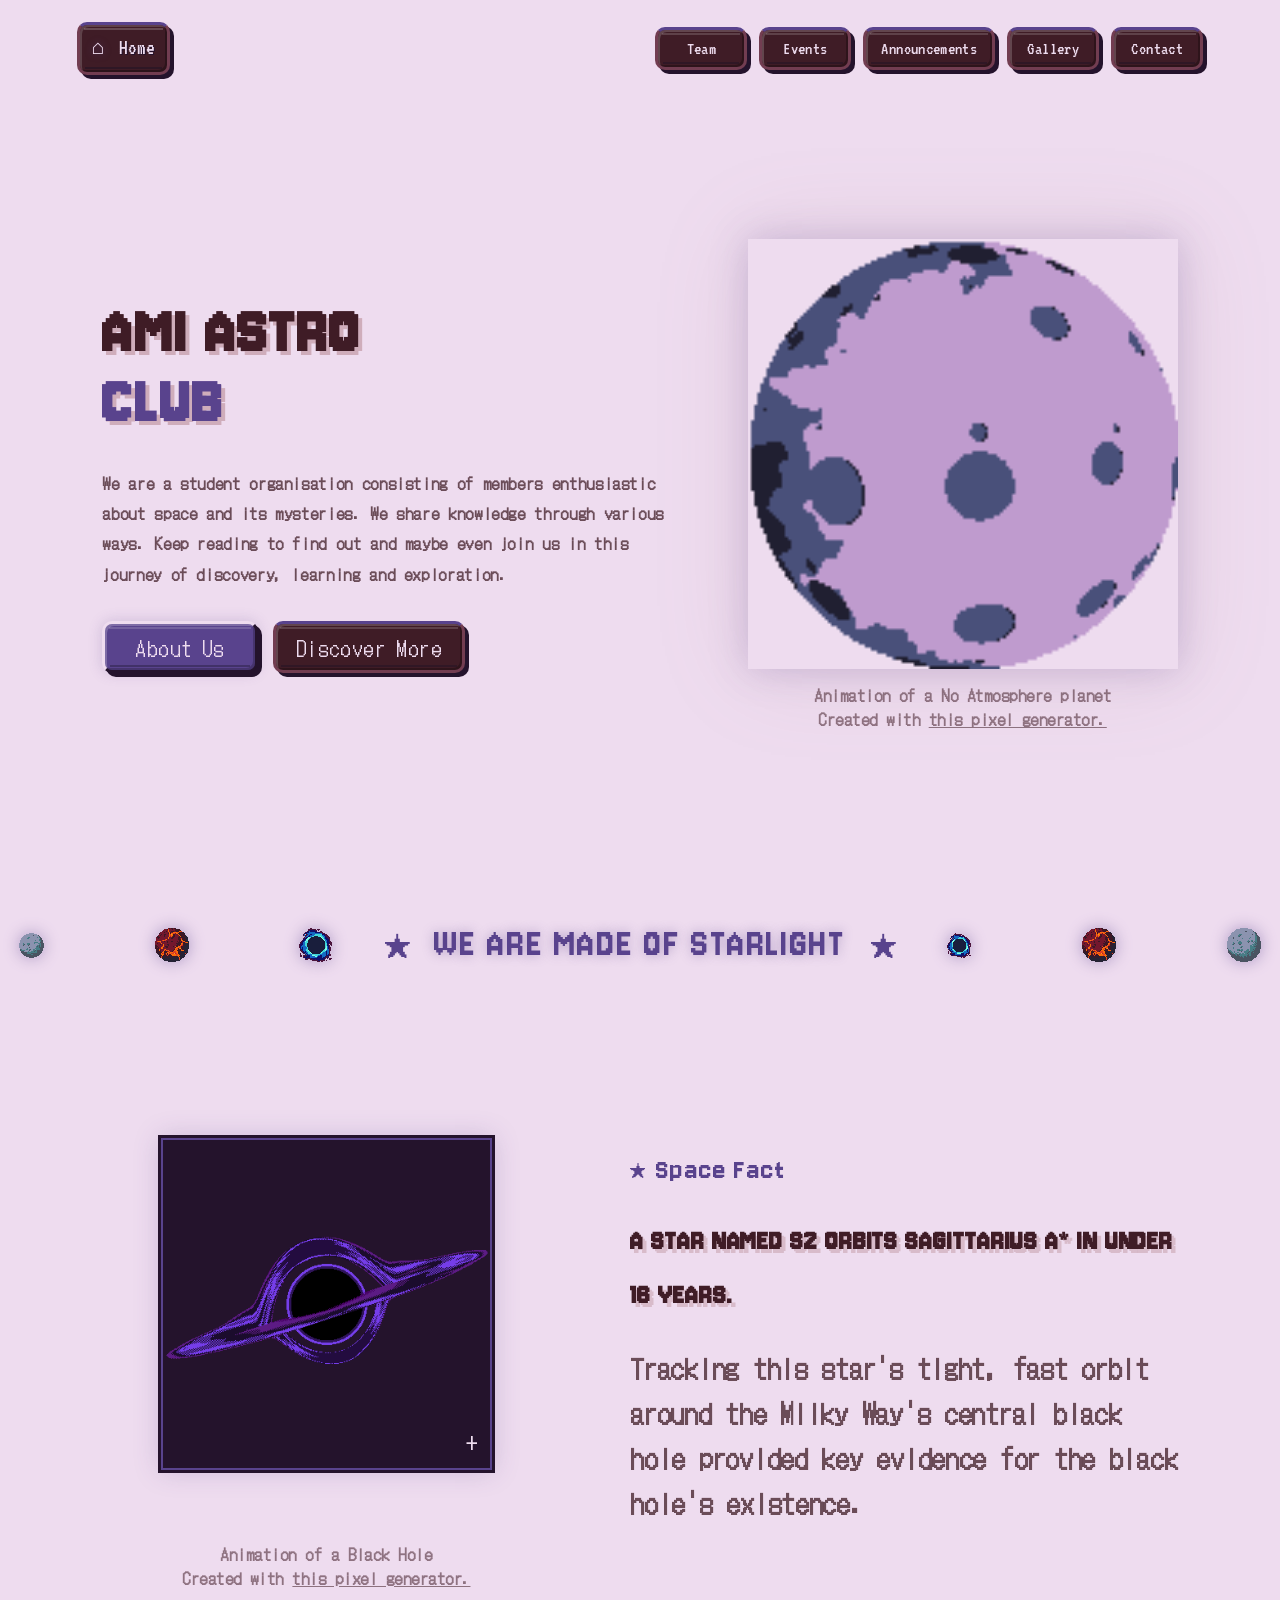
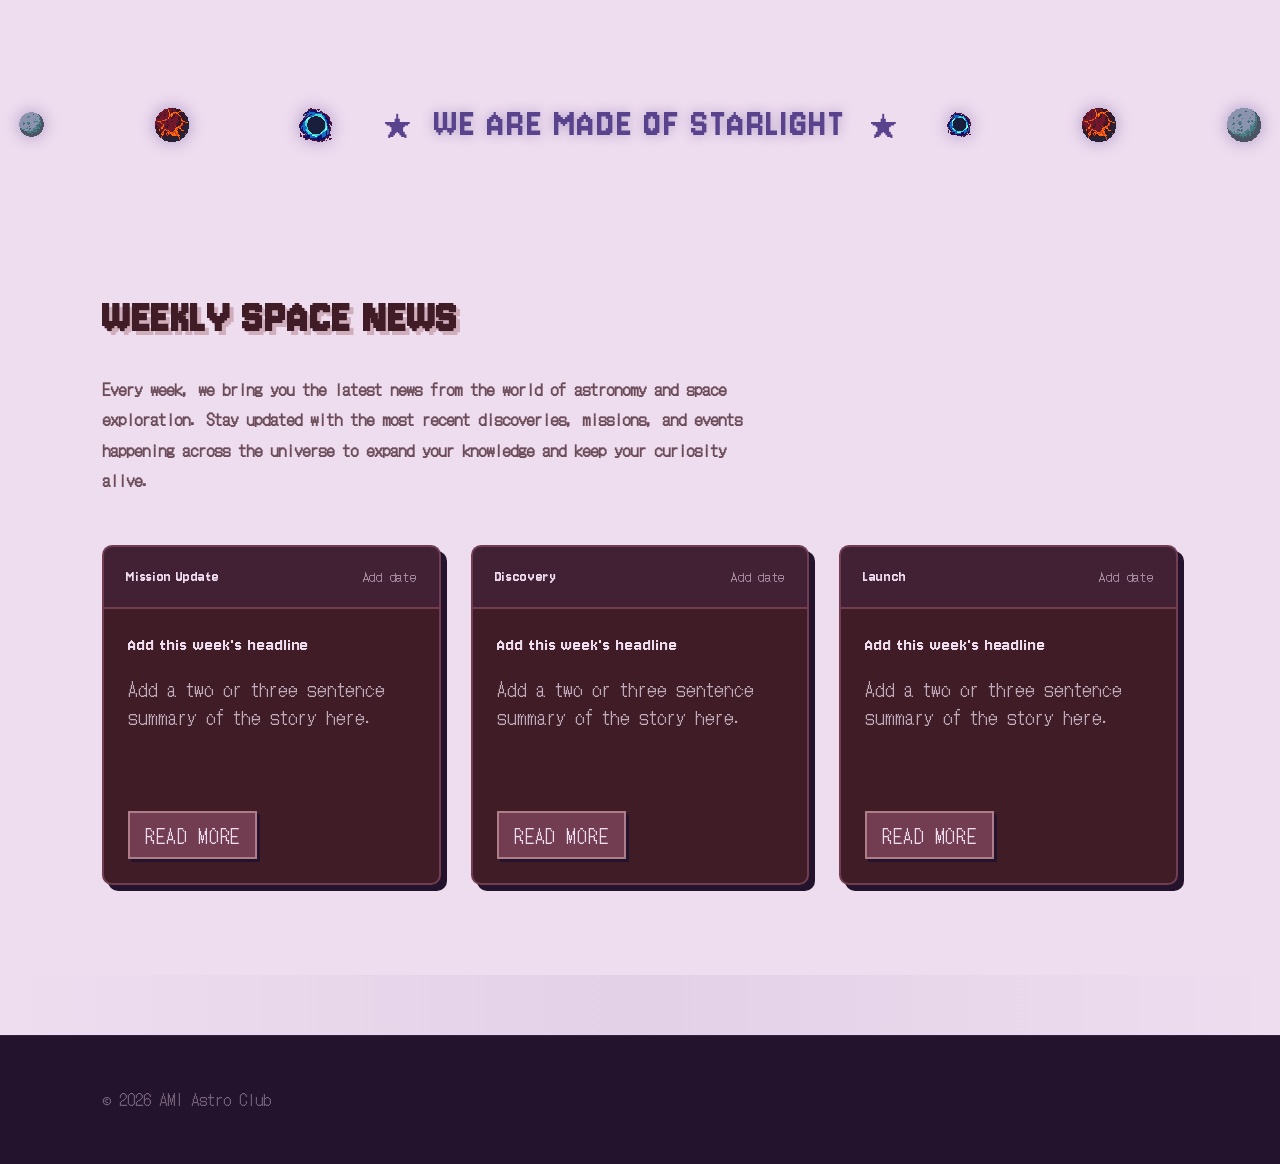
<file: index.html>
<!DOCTYPE html>
<html lang="en">

<head>
    <meta charset="UTF-8">
    <meta name="viewport" content="width=device-width, initial-scale=1.0">

    <title>AMI Astro Club</title>

    <link rel="stylesheet" href="main.css">
</head>

<body>

    <header class="navbar">

        <a href="index.html" class="home-link">
            <span>⌂</span> Home
        </a>

        <button class="menu-toggle"
                id="menuToggle"
                aria-label="Open navigation"
                aria-expanded="false">
            ☰
        </button>

        <nav class="nav-links" id="navLinks">
            <a href="committee.html">Team</a>
            <a href="events.html">Events</a>
            <a href="announcements.html">Announcements</a>
            <a href="gallery.html">Gallery</a>
            <a href="contact.html">Contact</a>
        </nav>

    </header>


    <main>

        <section class="hero">

            <div class="hero-content">

                <h1>
                    AMI ASTRO <br>
                    <span>CLUB</span>
                </h1>

                <p class="hero-description">
                   We are a student organisation consisting of members 
                   enthusiastic about space and its mysteries. We share 
                   knowledge through various ways. Keep reading to find
                   out and maybe even join us in this journey of discovery,
                   learning and exploration.
                </p>

                <div class="hero-buttons">

                    <a href="about.html" class="button primary-button about-button">
                        About Us
                    </a>

                    <a href="discover.html" class="button secondary-button">
                        Discover More
                    </a>

                </div>

            </div>

            <figure class="hero-image">
                <img src="planet.gif" alt="Animated astronomical view of space">
                <figcaption class="image-caption">Animation of a No Atmosphere planet <br> Created with
                     <a href="https://deep-fold.itch.io/pixel-planet-generator" target="_blank" style="text-decoration: underline;">this pixel generator.</a> 
                    </figcaption>
            </figure>

        </section>


        <div class="section-divider">

            <div class="divider-images">

                <img src="Baren.png" alt="">
                <img src="Lava.png" alt="">
                <img src="Black_hole.png" alt="">

            </div>

            <div class="divider-text">
                <span class="divider-star">★</span>
                <span class="divider-star"> </span>
                <span>WE ARE MADE OF STARLIGHT</span>
                <span class="divider-star"> </span>
                <span class="divider-star">★</span>
            </div>

            <div class="divider-images">

                <img src="Black_hole.png" alt="">
                <img src="Lava.png" alt="">
                <img src="Baren.png" alt="">

            </div>

        </div>


        <section class="cosmic-fact">

            <div class="fact-visual-wrap">

                <div class="fact-visual">
                    <figure class="fact-image">
                        <img src="blackhole-gif.gif" alt="Astronomical view of space">
                    </figure>
                </div>

                <figcaption class="image-caption">Animation of a Black Hole <br> Created with
                     <a href="https://deep-fold.itch.io/pixel-planet-generator" target="_blank" style="text-decoration: underline;">this pixel generator.</a> 
                    </figcaption>
            </div>


            <div class="fact-content">

                <div class="fact-top">
                    <span class="fact-symbol">★ </span>
                    <span class="fact-label">Space Fact</span>
                </div>

                <h2 id="cosmicFact">
                    Loading a fact from the universe...
                </h2>

                <p class="fact-explanation" id="cosmicExplanation">
                    Discovering something strange about the cosmos...
                </p>

            </div>

        </section>


        <div class="section-divider">

            <div class="divider-images">

                <img src="Baren.png" alt="">
                <img src="Lava.png" alt="">
                <img src="Black_hole.png" alt="">

            </div>

            <div class="divider-text">
                <span class="divider-star">★</span>
                <span class="divider-star"> </span>
                <span>WE ARE MADE OF STARLIGHT</span>
                <span class="divider-star"> </span>
                <span class="divider-star">★</span>
            </div>

            <div class="divider-images">

                <img src="Black_hole.png" alt="">
                <img src="Lava.png" alt="">
                <img src="Baren.png" alt="">

            </div>

        </div>


        <section class="weekly-news">

            <div class="news-heading">

                <h2>
                    WEEKLY SPACE NEWS
                </h2>

                <p>
                   Every week, we bring you the latest news from the world of astronomy 
                   and space exploration. Stay updated with the most recent discoveries, 
                   missions, and events happening across the universe to expand your knowledge 
                   and keep your curiosity alive.
                </p>

            </div>

            <div class="news-grid">

                <article class="news-card">

                    <div class="news-card-top">
                        <span class="news-category">Mission Update</span>
                        <span class="news-date">Add date</span>
                    </div>

                    <h3>
                      Add this week's headline
                    </h3>

                    <p>
                       Add a two or three sentence summary of the story here.
                    </p>

                    <a href="#" class="news-link">
                        READ MORE
                    </a>

                </article>


                <article class="news-card">

                    <div class="news-card-top">
                        <span class="news-category">Discovery</span>
                        <span class="news-date">Add date</span>
                    </div>

                    <h3>
                        Add this week's headline
                    </h3>

                    <p>
                       Add a two or three sentence summary of the story here.
                    </p>

                    <a href="#" class="news-link">
                        READ MORE
                    </a>

                </article>


                <article class="news-card">

                    <div class="news-card-top">
                        <span class="news-category">Launch</span>
                        <span class="news-date">Add date</span>
                    </div>

                    <h3>
                        Add this week's headline
                    </h3>

                    <p>
                        Add a two or three sentence summary of the story here.
                    </p>

                    <a href="#" class="news-link">
                       READ MORE
                    </a>

                </article>

            </div>

        </section>


        <div class="soft-divider" aria-hidden="true"></div>

    </main>


    <footer>
        <p class="copyright">
            © 2026 AMI Astro Club
        </p>
    </footer>


    <script src="main.js"></script>

</body>

</html>
</file>
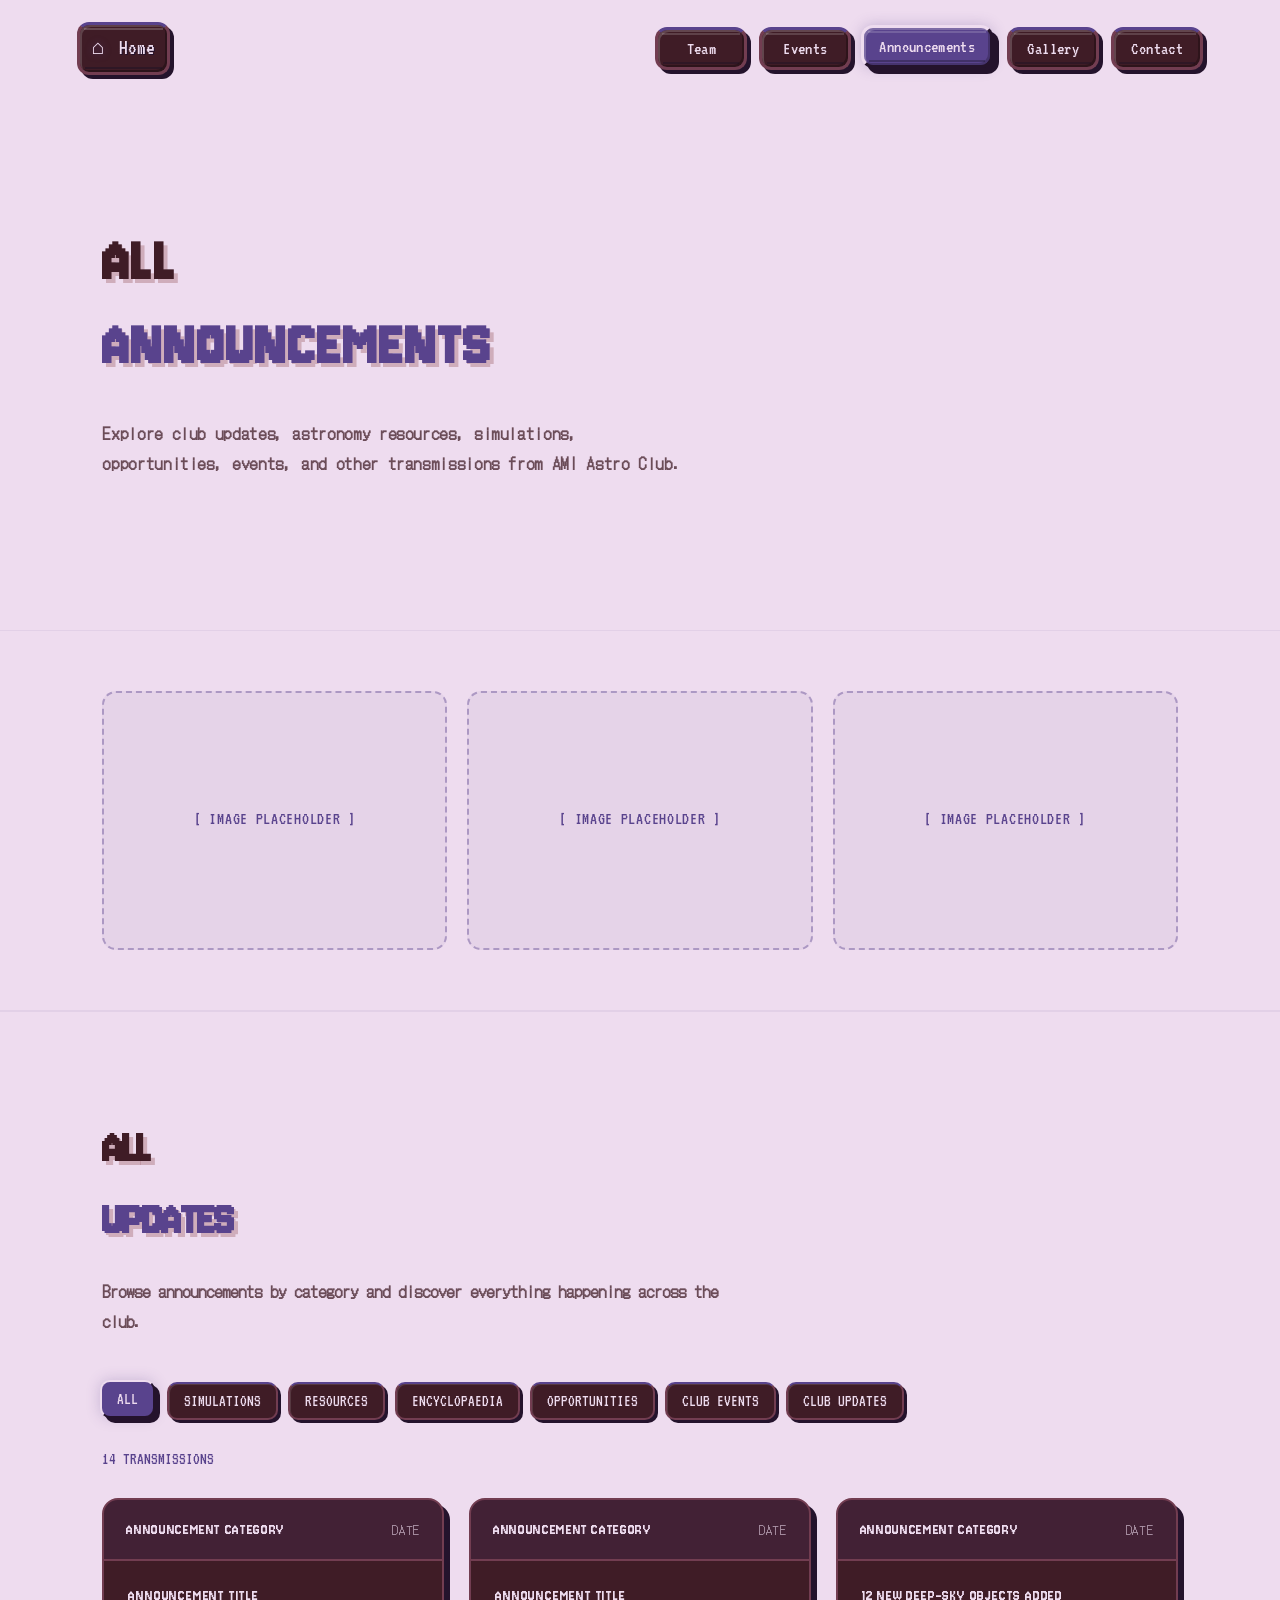
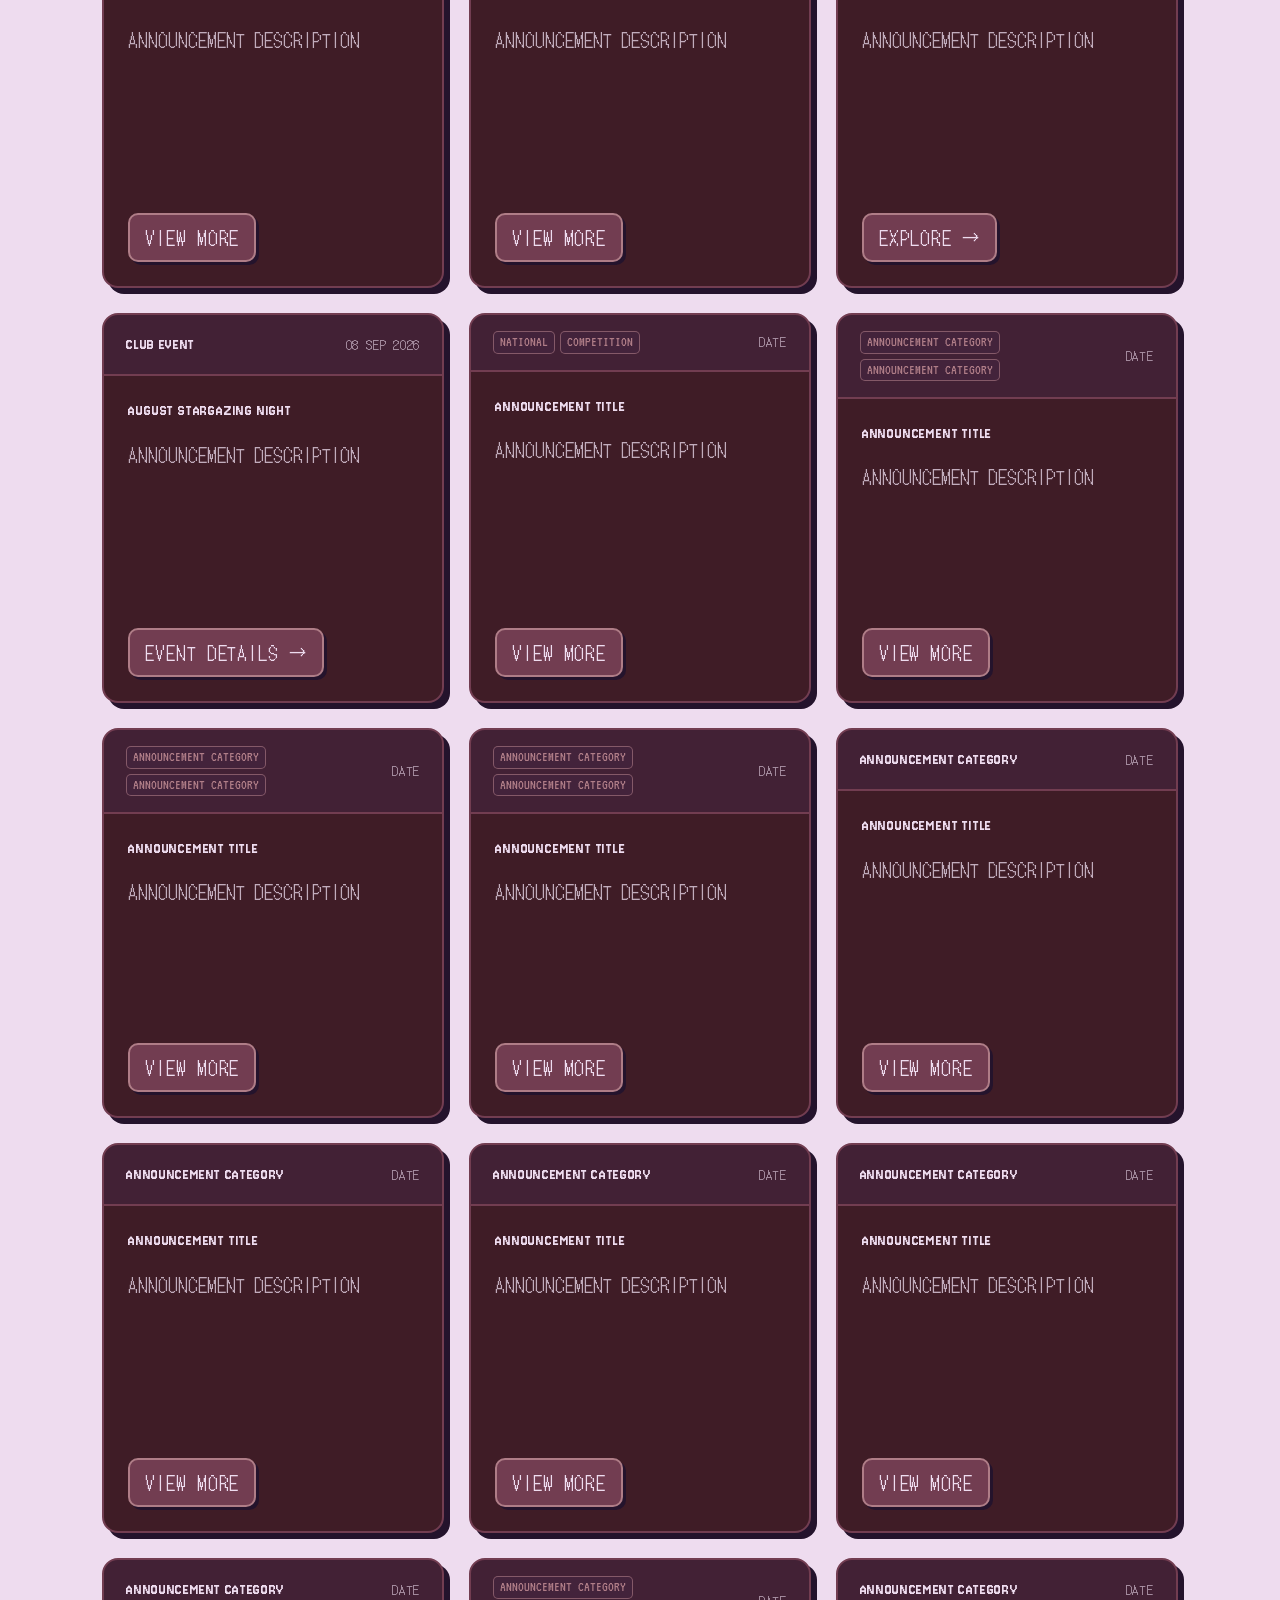
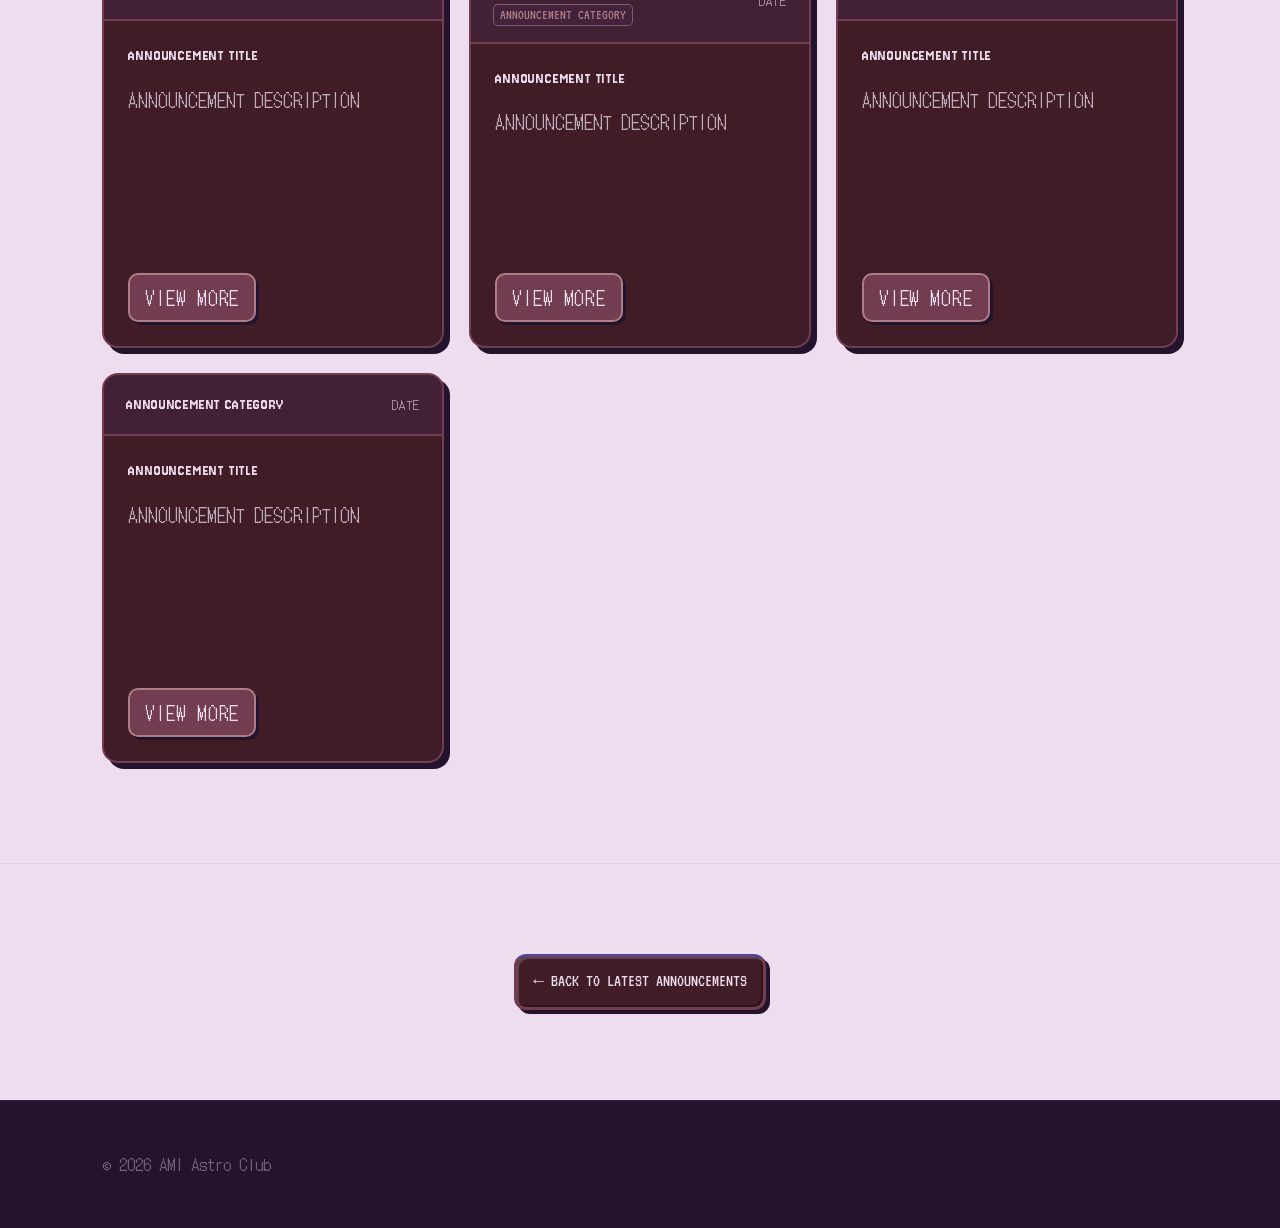
<file: all-announcements.html>
<!DOCTYPE html>
<html lang="en">

<head>
    <meta charset="UTF-8">
    <meta name="viewport" content="width=device-width, initial-scale=1.0">

    <title>All Announcements | AMI Astro Club</title>

    <link rel="stylesheet" href="all-announcements.css">
</head>

<body>

    <header class="navbar">

        <a href="index.html" class="home-link">
            <span>⌂</span> Home
        </a>

        <button class="menu-toggle"
                id="menuToggle"
                aria-label="Open navigation"
                aria-controls="navLinks"
                aria-expanded="false">
            ☰
        </button>

        <nav class="nav-links" id="navLinks">

            <a href="committee.html">
                Team
            </a>

            <a href="events.html">
                Events
            </a>

            <a href="announcements.html" class="active">
                Announcements
            </a>

            <a href="gallery.html">
                Gallery
            </a>

            <a href="contact.html">
                Contact
            </a>

        </nav>

    </header>


    <main>

        <section class="page-hero">

            <div class="hero-content">

                <h1>
                    ALL<br>
                    <span>ANNOUNCEMENTS</span>
                </h1>

                <p class="hero-description">
                    Explore club updates, astronomy resources, simulations,
                    opportunities, events, and other transmissions from AMI Astro Club.
                </p>

            </div>

        </section>


        <section class="snapshot-section">

            <div class="snapshot-grid">

                <div class="snapshot-placeholder">
                    [ IMAGE PLACEHOLDER ]
                </div>

                <div class="snapshot-placeholder">
                    [ IMAGE PLACEHOLDER ]
                </div>

                <div class="snapshot-placeholder">
                    [ IMAGE PLACEHOLDER ]
                </div>

            </div>

        </section>


        <section class="announcement-section">

            <div class="section-heading">

                <h2>
                    ALL<br>
                    <span>UPDATES</span>
                </h2>

                <p>
                    Browse announcements by category and discover everything
                    happening across the club.
                </p>

            </div>


            <div class="filter-bar">

                <button class="filter-button active" data-filter="all">
                    ALL
                </button>

                <button class="filter-button" data-filter="simulations">
                    SIMULATIONS
                </button>

                <button class="filter-button" data-filter="resources">
                    RESOURCES
                </button>

                <button class="filter-button" data-filter="encyclopaedia">
                    ENCYCLOPAEDIA
                </button>

                <button class="filter-button" data-filter="opportunities">
                    OPPORTUNITIES
                </button>

                <button class="filter-button" data-filter="club-events">
                    CLUB EVENTS
                </button>

                <button class="filter-button" data-filter="club-updates">
                    CLUB UPDATES
                </button>

            </div>


            <div class="announcement-meta">

                <span id="announcementCount">
                    14 TRANSMISSIONS
                </span>

            </div>


            <div class="announcement-grid">


                <article class="announcement-card"
                         data-category="simulations">

                    <div class="card-top">

                        <span class="card-category">
                            ANNOUNCEMENT CATEGORY
                        </span>

                        <span class="card-date">
                            DATE
                        </span>

                    </div>

                    <h3>
                        ANNOUNCEMENT TITLE
                    </h3>

                    <p>
                        ANNOUNCEMENT DESCRIPTION
                    </p>

                    <a href="#" class="card-link">
                        VIEW MORE
                    </a>

                </article>


                <article class="announcement-card"
                         data-category="resources">

                    <div class="card-top">

                        <span class="card-category">
                           ANNOUNCEMENT CATEGORY
                        </span>

                        <span class="card-date">
                            DATE
                        </span>

                    </div>

                    <h3>
                       ANNOUNCEMENT TITLE
                    </h3>

                    <p>
                        ANNOUNCEMENT DESCRIPTION
                    </p>

                    <a href="#" class="card-link">
                        VIEW MORE
                    </a>

                </article>


                <article class="announcement-card"
                         data-category="encyclopaedia">

                    <div class="card-top">

                        <span class="card-category">
                            ANNOUNCEMENT CATEGORY
                        </span>

                        <span class="card-date">
                           DATE
                        </span>

                    </div>

                    <h3>
                        12 NEW DEEP-SKY OBJECTS ADDED
                    </h3>

                    <p>
                        ANNOUNCEMENT DESCRIPTION
                    </p>

                    <a href="#" class="card-link">
                        EXPLORE →
                    </a>

                </article>


                <article class="announcement-card"
                         data-category="club-events">

                    <div class="card-top">

                        <span class="card-category">
                            CLUB EVENT
                        </span>

                        <span class="card-date">
                            08 SEP 2026
                        </span>

                    </div>

                    <h3>
                        AUGUST STARGAZING NIGHT
                    </h3>

                    <p>
                    ANNOUNCEMENT DESCRIPTION
                    </p>

                    <a href="#" class="card-link">
                        EVENT DETAILS →
                    </a>

                </article>


                <article class="announcement-card"
                         data-category="opportunities">

                    <div class="card-top">

                        <div class="card-tags">

                            <span class="tag">
                                NATIONAL
                            </span>

                            <span class="tag">
                                COMPETITION
                            </span>

                        </div>

                        <span class="card-date">
                          DATE
                        </span>

                    </div>

                    <h3>
                        ANNOUNCEMENT TITLE 
                    </h3>

                    <p>
                         ANNOUNCEMENT DESCRIPTION
                    </p>

                    <a href="#" class="card-link">
                        VIEW MORE
                    </a>

                </article>


                <article class="announcement-card"
                         data-category="opportunities">

                    <div class="card-top">

                        <div class="card-tags">

                            <span class="tag">
                               ANNOUNCEMENT CATEGORY
                            </span>

                            <span class="tag">
                                ANNOUNCEMENT CATEGORY
                            </span>

                        </div>

                        <span class="card-date">
                            DATE
                        </span>

                    </div>

                    <h3>
                        ANNOUNCEMENT TITLE
                    </h3>

                    <p>
                        ANNOUNCEMENT DESCRIPTION
                    </p>

                    <a href="#" class="card-link">
                        VIEW MORE
                    </a>

                </article>


                <article class="announcement-card"
                         data-category="opportunities">

                    <div class="card-top">

                        <div class="card-tags">

                            <span class="tag">
                             ANNOUNCEMENT CATEGORY
                            </span>

                            <span class="tag">
                             ANNOUNCEMENT CATEGORY
                            </span>

                        </div>

                        <span class="card-date">
                           DATE
                        </span>

                    </div>

                    <h3>
                      ANNOUNCEMENT TITLE
                    </h3>

                    <p>
                         ANNOUNCEMENT DESCRIPTION
                    </p>

                    <a href="#" class="card-link">
                        VIEW MORE
                    </a>

                </article>


                <article class="announcement-card"
                         data-category="opportunities">

                    <div class="card-top">

                        <div class="card-tags">

                            <span class="tag">
                                ANNOUNCEMENT CATEGORY
                            </span>

                            <span class="tag">
                               ANNOUNCEMENT CATEGORY
                            </span>

                        </div>

                        <span class="card-date">
                          DATE
                        </span>

                    </div>

                    <h3>
                       ANNOUNCEMENT TITLE
                    </h3>

                    <p>
                         ANNOUNCEMENT DESCRIPTION
                    </p>

                    <a href="#" class="card-link">
                     VIEW MORE
                    </a>

                </article>


                <article class="announcement-card"
                         data-category="resources">

                    <div class="card-top">

                        <span class="card-category">
                          ANNOUNCEMENT CATEGORY
                        </span>

                        <span class="card-date">
                         DATE
                        </span>

                    </div>

                    <h3>
                      ANNOUNCEMENT TITLE
                    </h3>

                    <p>
                    ANNOUNCEMENT DESCRIPTION
                    </p>

                    <a href="#" class="card-link">
                        VIEW MORE
                    </a>

                </article>


                <article class="announcement-card"
                         data-category="simulations">

                    <div class="card-top">

                        <span class="card-category">
                          ANNOUNCEMENT CATEGORY
                        </span>

                        <span class="card-date">
                           DATE
                        </span>

                    </div>

                    <h3>
                      ANNOUNCEMENT TITLE
                    </h3>

                    <p>
                       ANNOUNCEMENT DESCRIPTION
                    </p>

                    <a href="#" class="card-link">
                       VIEW MORE
                    </a>

                </article>


                <article class="announcement-card"
                         data-category="club-updates">

                    <div class="card-top">

                        <span class="card-category">
                           ANNOUNCEMENT CATEGORY
                        </span>

                        <span class="card-date">
                          DATE
                        </span>

                    </div>

                    <h3>
                       ANNOUNCEMENT TITLE
                    </h3>

                    <p>
                        ANNOUNCEMENT DESCRIPTION
                    </p>

                    <a href="#" class="card-link">
                       VIEW MORE
                    </a>

                </article>


                <article class="announcement-card"
                         data-category="club-events">

                    <div class="card-top">

                        <span class="card-category">
                          ANNOUNCEMENT CATEGORY
                        </span>

                        <span class="card-date">
                           DATE
                        </span>

                    </div>

                    <h3>
                      ANNOUNCEMENT TITLE
                    </h3>

                    <p>
                        ANNOUNCEMENT DESCRIPTION
                    </p>

                    <a href="#" class="card-link">
                       VIEW MORE 
                    </a>

                </article>


                <article class="announcement-card"
                         data-category="encyclopaedia">

                    <div class="card-top">

                        <span class="card-category">
                           ANNOUNCEMENT CATEGORY
                        </span>

                        <span class="card-date">
                           DATE
                        </span>

                    </div>

                    <h3>
                       ANNOUNCEMENT TITLE
                    </h3>

                    <p>
                         ANNOUNCEMENT DESCRIPTION
                    </p>

                    <a href="#" class="card-link">
                      VIEW MORE
                    </a>

                </article>


                <article class="announcement-card"
                         data-category="opportunities">

                    <div class="card-top">

                        <div class="card-tags">

                            <span class="tag">
                             ANNOUNCEMENT CATEGORY
                            </span>

                            <span class="tag">
                             ANNOUNCEMENT CATEGORY
                            </span>

                        </div>

                        <span class="card-date">
                           DATE
                        </span>

                    </div>

                    <h3>
                      ANNOUNCEMENT TITLE
                    </h3>

                    <p>
                      ANNOUNCEMENT DESCRIPTION
                    </p>

                    <a href="#" class="card-link">
                        VIEW MORE
                    </a>

                </article>


                <article class="announcement-card"
                         data-category="club-updates">

                    <div class="card-top">

                        <span class="card-category">
                          ANNOUNCEMENT CATEGORY
                        </span>

                        <span class="card-date">
                          DATE
                        </span>

                    </div>

                    <h3>
                       ANNOUNCEMENT TITLE
                    </h3>

                    <p>
                         ANNOUNCEMENT DESCRIPTION
                    </p>

                    <a href="#" class="card-link">
                        VIEW MORE 
                    </a>

                </article>


                <article class="announcement-card"
                         data-category="resources">

                    <div class="card-top">

                        <span class="card-category">
                            ANNOUNCEMENT CATEGORY
                        </span>

                        <span class="card-date">
                           DATE
                        </span>

                    </div>

                    <h3>
                       ANNOUNCEMENT TITLE
                    </h3>

                    <p>
                        ANNOUNCEMENT DESCRIPTION
                    </p>

                    <a href="#" class="card-link">
                        VIEW MORE
                    </a>

                </article>


            </div>


            <div class="no-results" id="noResults">

                <div class="no-results-symbol">
                    ✦
                </div>

                <h3>
                    NO TRANSMISSIONS FOUND
                </h3>

                <p>
                    No announcements are currently available in this category.
                </p>

            </div>

        </section>


        <section class="closing-section">

            <a href="announcements.html" class="return-button">
                ← BACK TO LATEST ANNOUNCEMENTS
            </a>

        </section>

    </main>


    <footer>

        <p class="copyright">
            © 2026 AMI Astro Club
        </p>

    </footer>


    <script src="all-announcements.js"></script>

</body>

</html>
</file>
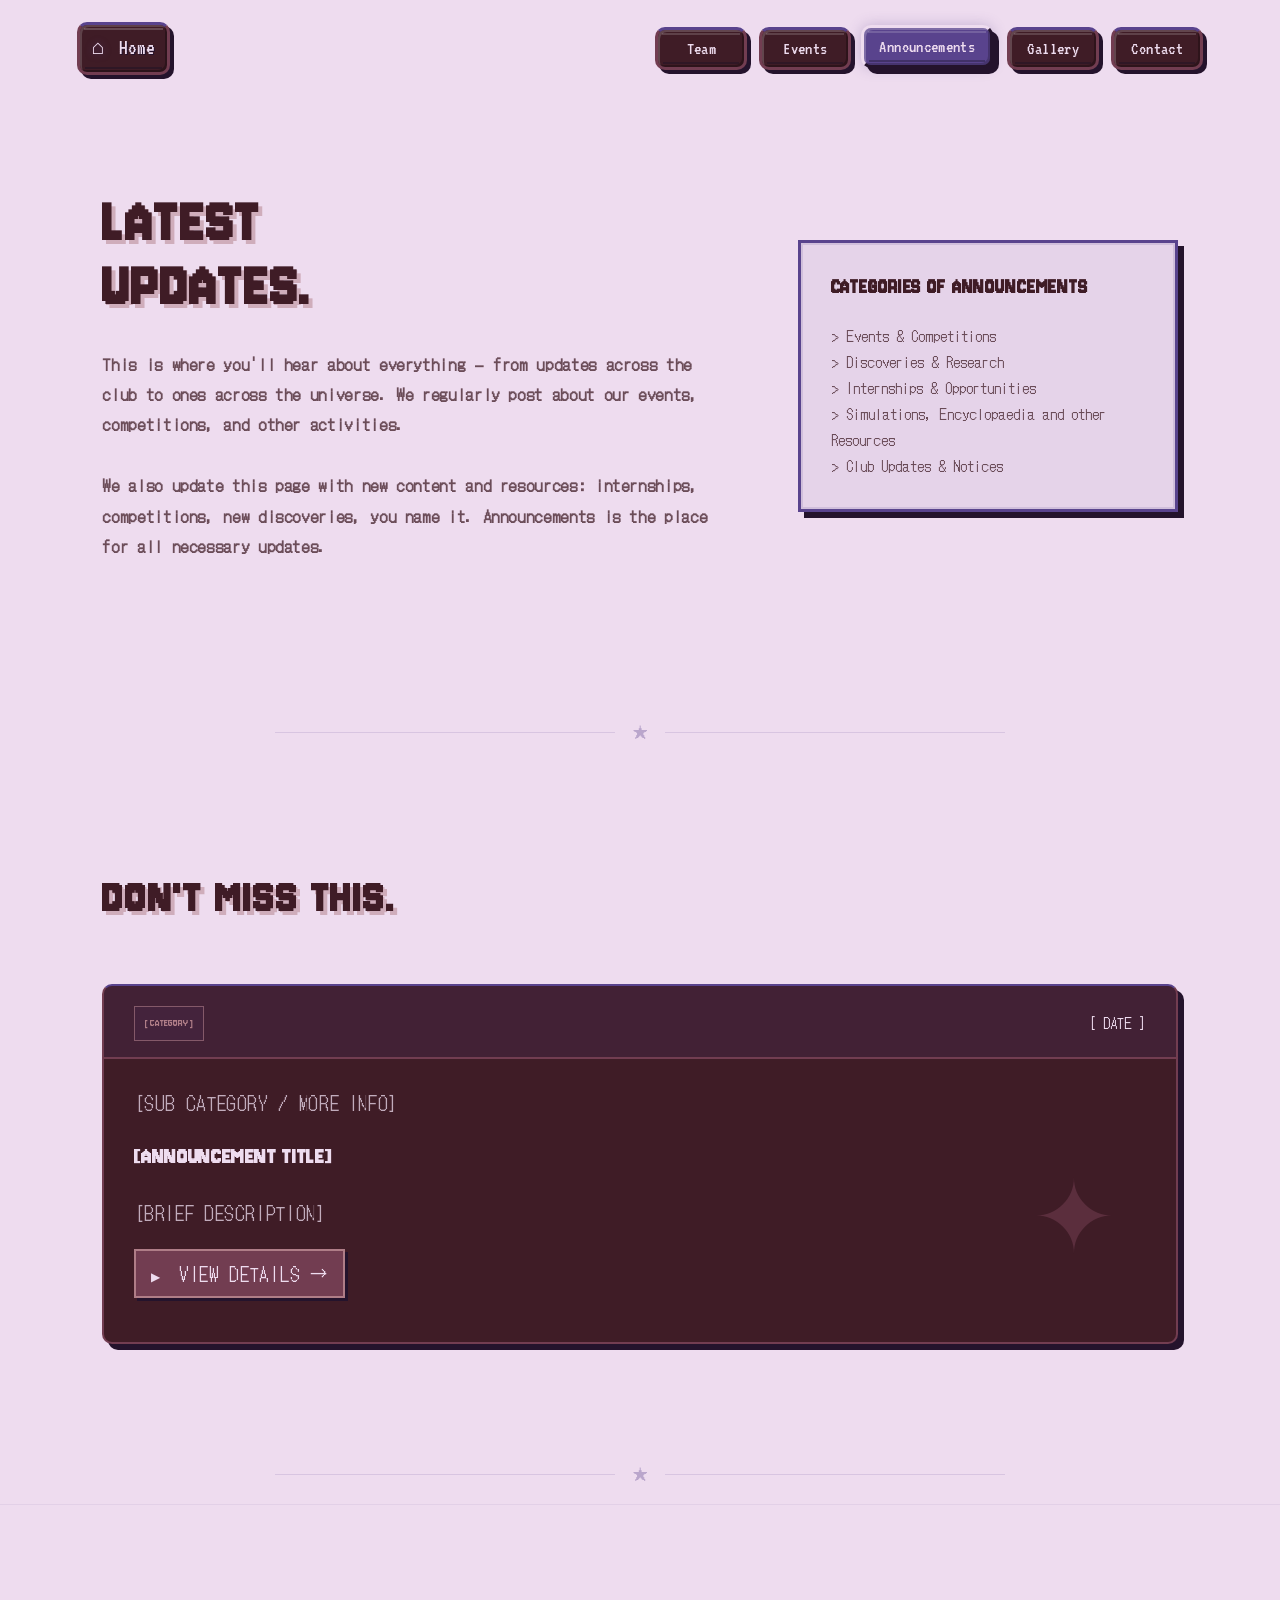
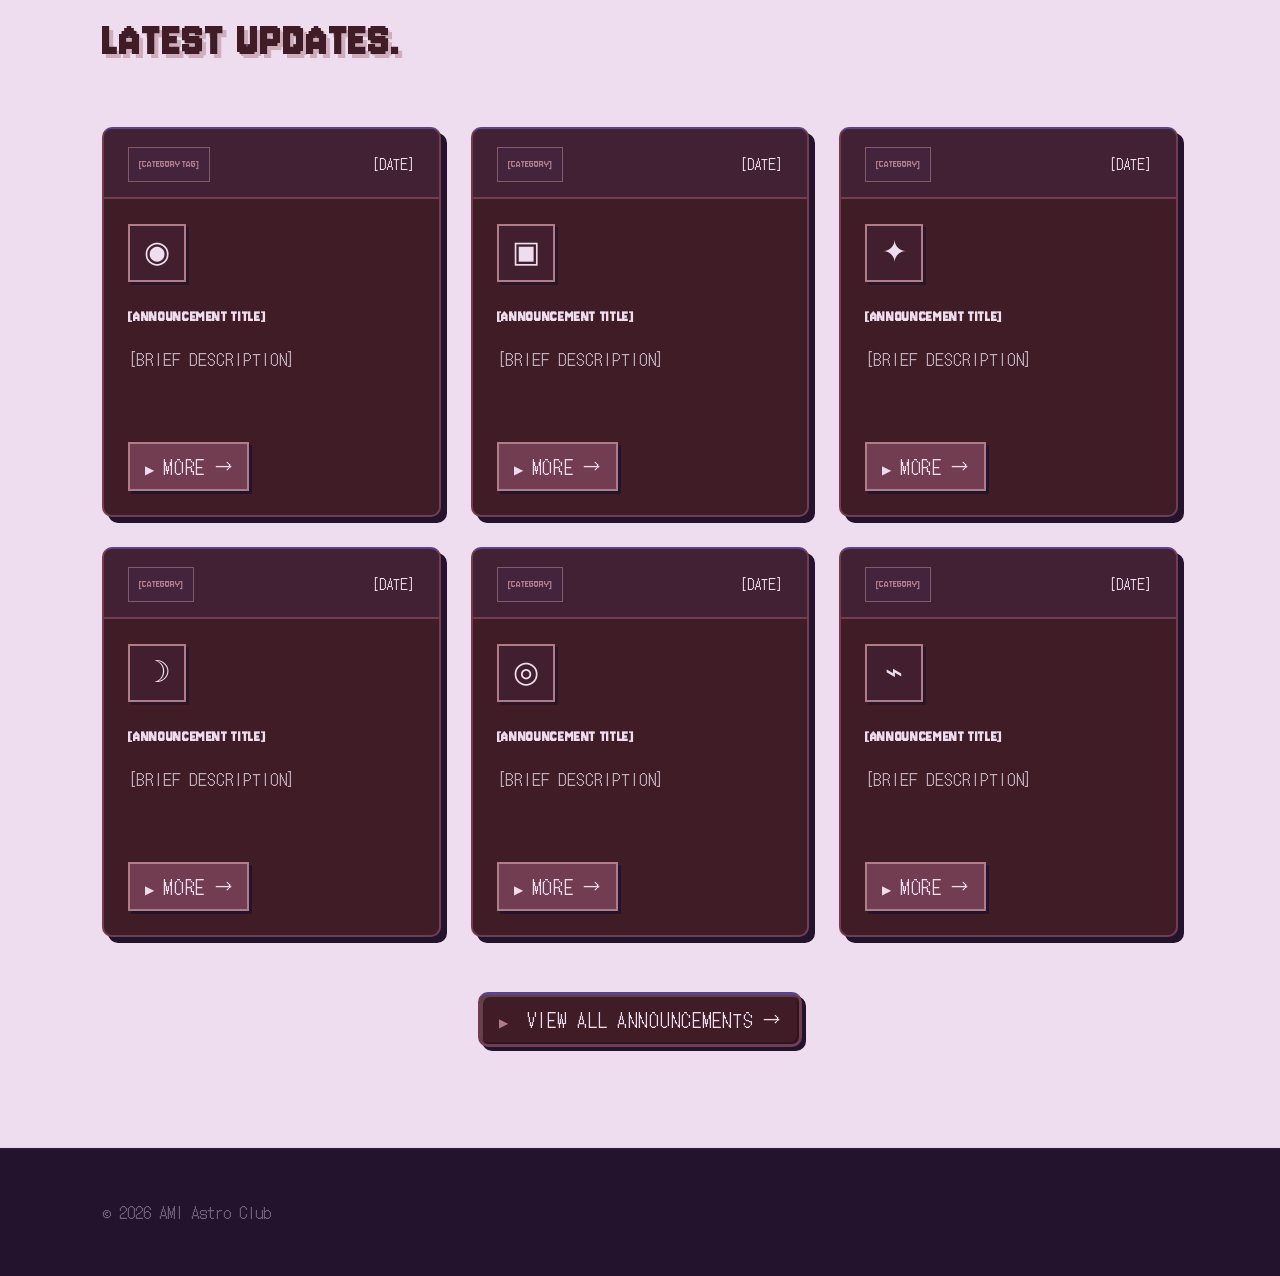
<file: announcements.html>
<!DOCTYPE html>
<html lang="en">

<head>
    <meta charset="UTF-8">
    <meta name="viewport" content="width=device-width, initial-scale=1.0">

    <title>Announcements | AMI Astro Club</title>

    <link rel="stylesheet" href="announcements.css">
</head>

<body>

    <header class="navbar">

        <a href="index.html" class="home-link">
            <span>⌂</span> Home
        </a>

        <button class="menu-toggle"
                id="menuToggle"
                aria-label="Open navigation"
                aria-expanded="false">
            ☰
        </button>

        <nav class="nav-links" id="navLinks">
            <a href="committee.html">Team</a>
            <a href="events.html">Events</a>
            <a href="announcements.html" class="active">Announcements</a>
            <a href="gallery.html">Gallery</a>
            <a href="contact.html">Contact</a>
        </nav>

    </header>


    <main>

        <section class="announcement-hero">

            <div class="hero-content">

                <h1>
                    LATEST<br>
                    UPDATES.
                </h1>

                <p class="hero-text">
                    This is where you'll hear about everything — from
                    updates across the club to ones across the universe.
                    We regularly post about our events, competitions,
                    and other activities. <br><br>
                    We also update this page with new content and
                    resources: internships, competitions, new discoveries,
                    you name it. Announcements is the place for all
                    necessary updates.
                </p>

            </div>


            <div class="hero-info">

                <h3>
                    CATEGORIES OF ANNOUNCEMENTS
                </h3>

                <p>
                    > Events & Competitions<br>
                    > Discoveries & Research<br>
                    > Internships & Opportunities<br>
                    > Simulations, Encyclopaedia and other Resources<br>
                    > Club Updates & Notices
                </p>

            </div>

        </section>


        <div class="section-divider">
            <span class="divider-rule"></span>
            <span class="divider-star">★</span>
            <span class="divider-rule"></span>
        </div>


        <section class="featured-section">

            <div class="section-heading">
                <h2>DON'T MISS THIS.</h2>
            </div>


            <article class="featured-card">

                <div class="featured-top">
                    <span class="category-tag">[ CATEGORY ]</span>
                    <span class="date">[ DATE ]</span>
                </div>

                <div class="featured-content">

                    <p class="featured-location">
                        [SUB CATEGORY / MORE INFO]
                    </p>

                    <h3>
                        [ANNOUNCEMENT TITLE]
                    </h3>

                    <p>
                        [BRIEF DESCRIPTION]
                    </p>

                    <a href="#" class="text-link">
                        VIEW DETAILS →
                    </a>

                </div>

                <div class="featured-symbol">
                    <span>✦</span>
                </div>

            </article>

        </section>


        <div class="section-divider">
            <span class="divider-rule"></span>
            <span class="divider-star">★</span>
            <span class="divider-rule"></span>
        </div>


        <section class="latest-section">

            <div class="section-heading">
                <h2>LATEST UPDATES.</h2>
            </div>


            <div class="announcement-grid">

                <article class="announcement-card">

                    <div class="card-top">
                        <span class="category-tag">[CATEGORY TAG]</span>
                        <span class="date">[DATE]</span>
                    </div>

                    <div class="card-icon">◉</div>

                    <h3>[ANNOUNCEMENT TITLE]</h3>

                    <p>[BRIEF DESCRIPTION]</p>

                    <a href="#" class="text-link">MORE →</a>

                </article>

                <article class="announcement-card">

                    <div class="card-top">
                        <span class="category-tag">[CATEGORY]</span>
                        <span class="date">[DATE]</span>
                    </div>

                    <div class="card-icon">▣</div>

                    <h3>[ANNOUNCEMENT TITLE]</h3>

                    <p>[BRIEF DESCRIPTION]</p>

                    <a href="#" class="text-link">MORE →</a>

                </article>

                <article class="announcement-card">

                    <div class="card-top">
                        <span class="category-tag">[CATEGORY]</span>
                        <span class="date">[DATE]</span>
                    </div>

                    <div class="card-icon">✦</div>

                    <h3>[ANNOUNCEMENT TITLE]</h3>

                    <p>[BRIEF DESCRIPTION]</p>

                    <a href="#" class="text-link">MORE →</a>

                </article>

                <article class="announcement-card">

                    <div class="card-top">
                        <span class="category-tag">[CATEGORY]</span>
                        <span class="date">[DATE]</span>
                    </div>

                    <div class="card-icon">☽</div>

                    <h3>[ANNOUNCEMENT TITLE]</h3>

                    <p>[BRIEF DESCRIPTION]</p>

                    <a href="#" class="text-link">MORE →</a>

                </article>

                <article class="announcement-card">

                    <div class="card-top">
                        <span class="category-tag">[CATEGORY]</span>
                        <span class="date">[DATE]</span>
                    </div>

                    <div class="card-icon">◎</div>

                    <h3>[ANNOUNCEMENT TITLE]</h3>

                    <p>[BRIEF DESCRIPTION]</p>

                    <a href="#" class="text-link">MORE →</a>

                </article>

                <article class="announcement-card">

                    <div class="card-top">
                        <span class="category-tag">[CATEGORY]</span>
                        <span class="date">[DATE]</span>
                    </div>

                    <div class="card-icon">⌁</div>

                    <h3>[ANNOUNCEMENT TITLE]</h3>

                    <p>[BRIEF DESCRIPTION]</p>

                    <a href="#" class="text-link">MORE →</a>

                </article>

            </div>


            <div class="all-announcements-button">
                <a href="all-announcements.html">
                    VIEW ALL ANNOUNCEMENTS →
                </a>
            </div>

        </section>

    </main>


    <footer>
        <p class="copyright">
            © 2026 AMI Astro Club
        </p>
    </footer>


    <script src="announcements.js"></script>

</body>
</html>
</file>
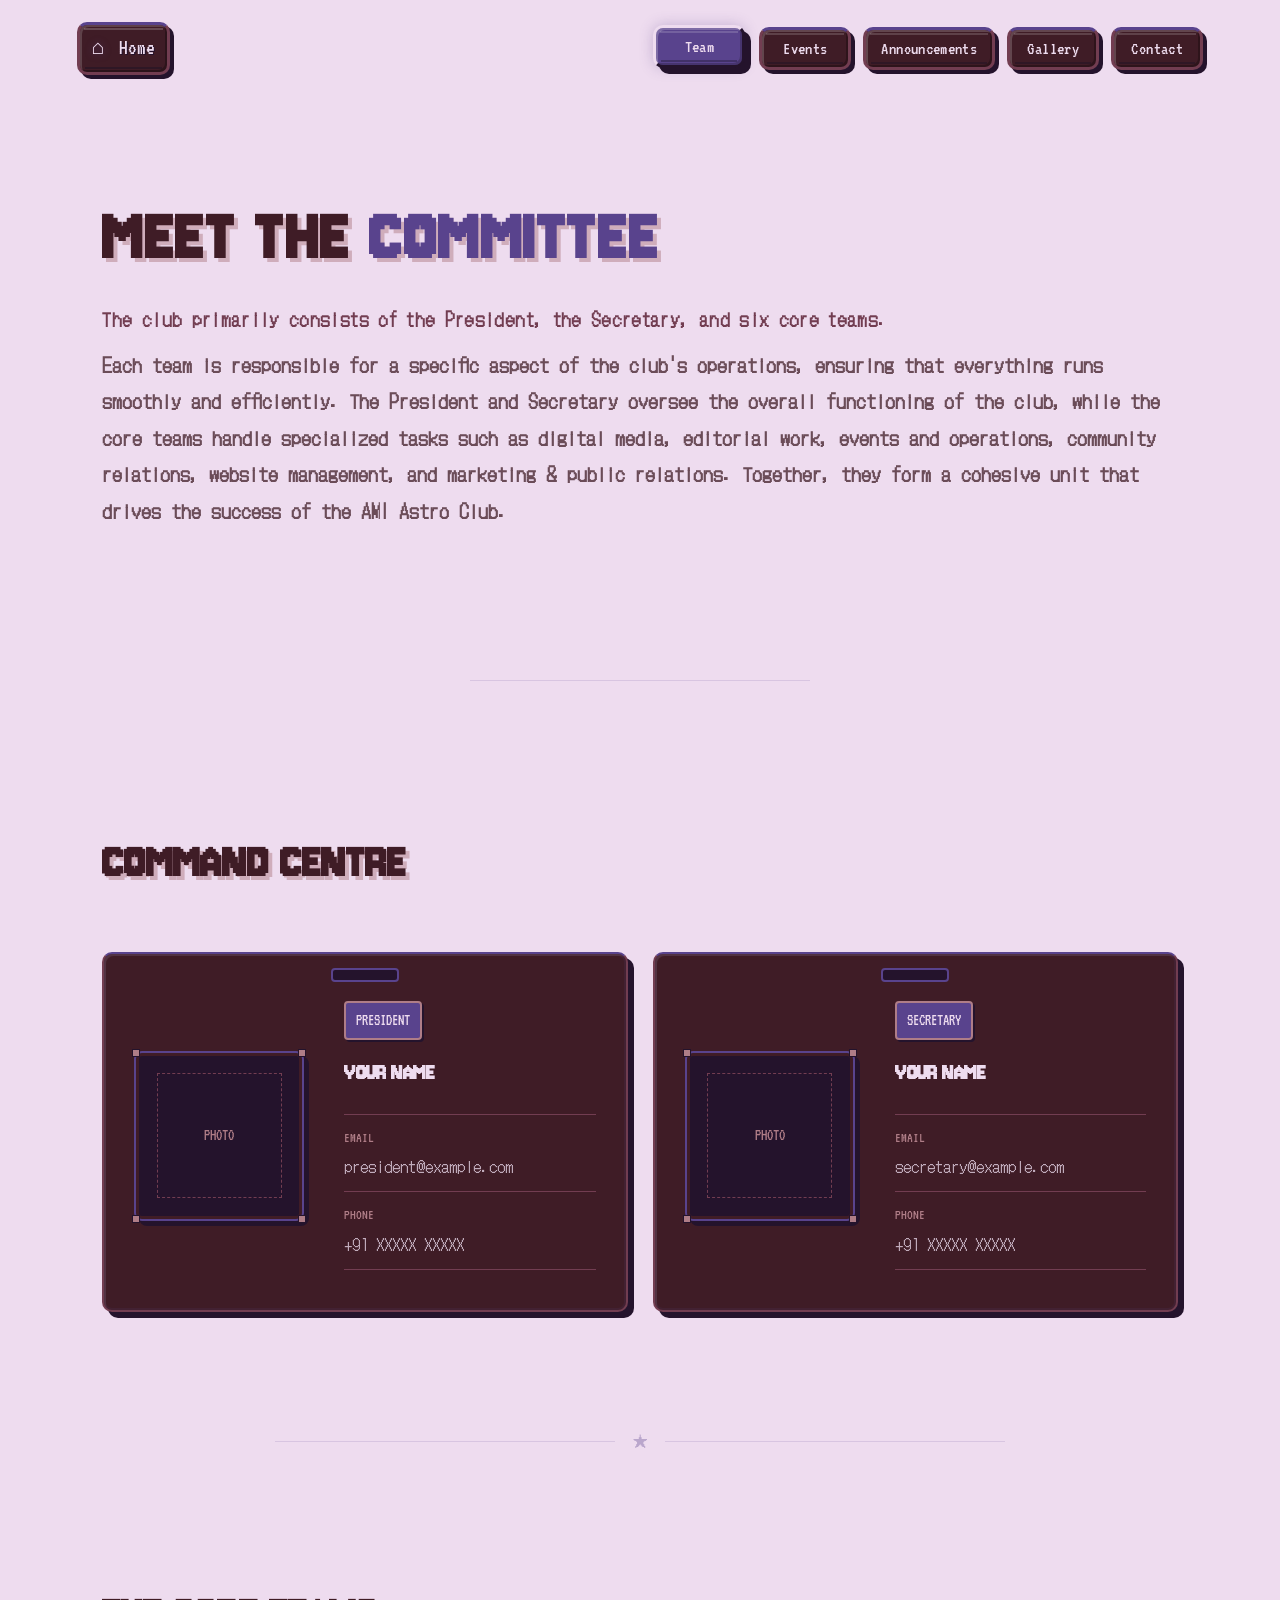
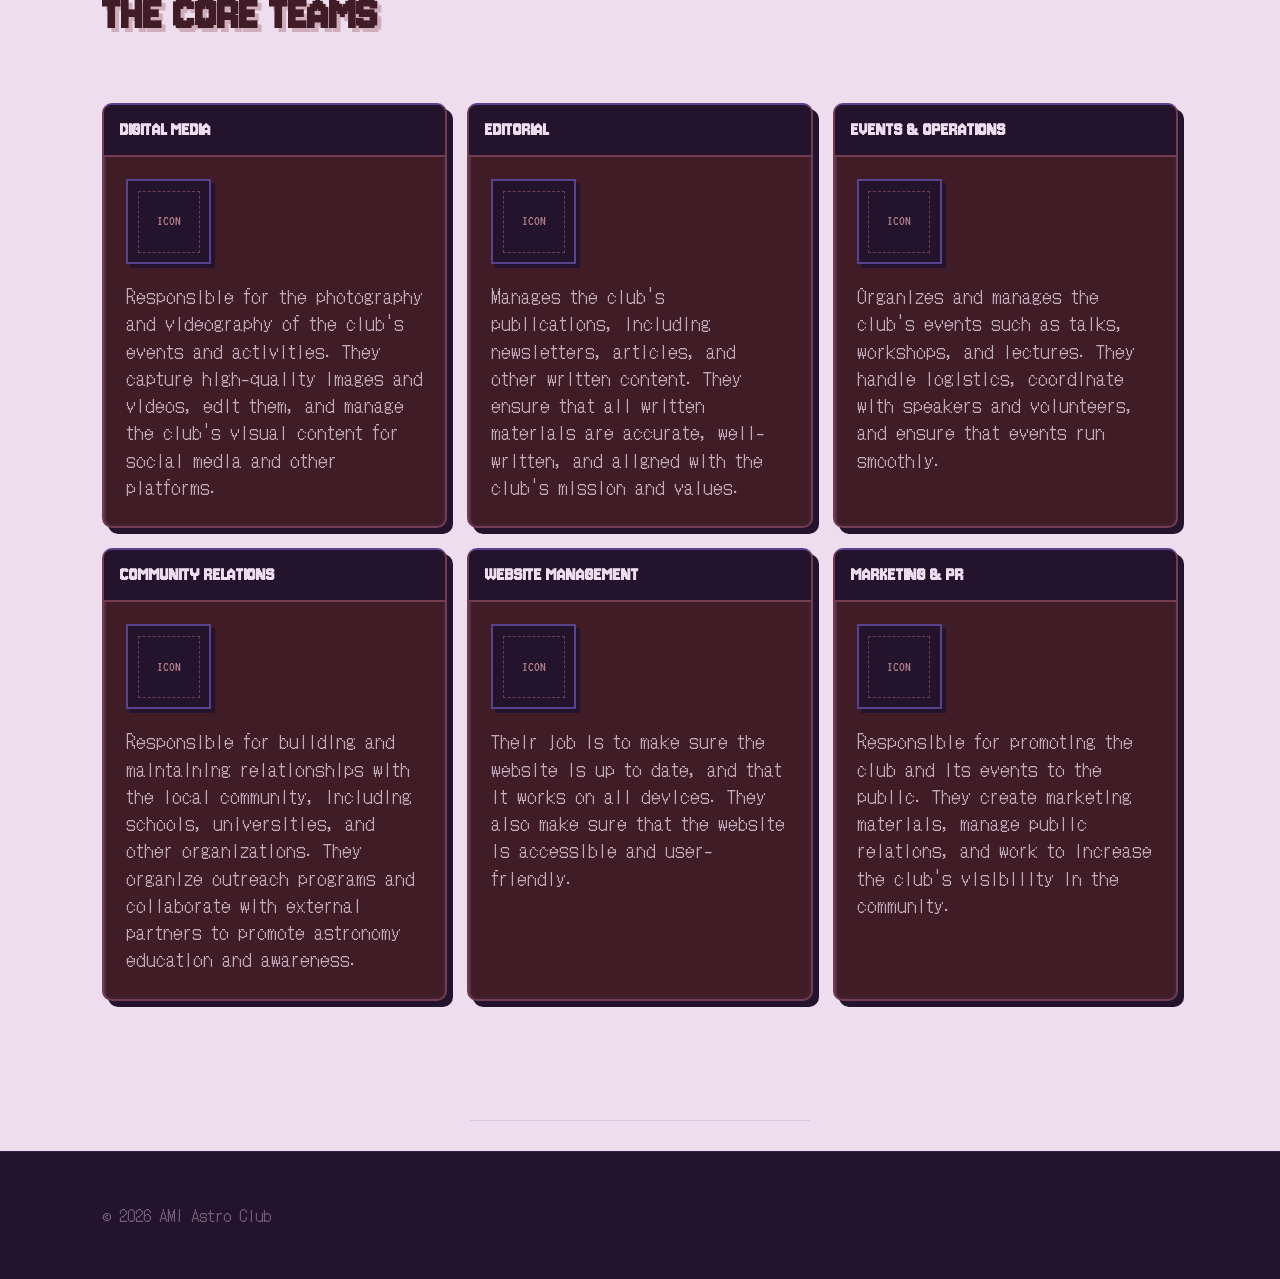
<file: committee.html>
<!DOCTYPE html>
<html lang="en">

<head>
    <meta charset="UTF-8">
    <meta name="viewport" content="width=device-width, initial-scale=1.0">

    <title>AMI Astro Club | Committee</title>

    <link rel="stylesheet" href="committee.css">
</head>

<body>

    <header class="navbar">

        <a href="index.html" class="home-link">
            <span>⌂</span> Home
        </a>

        <button
            class="menu-toggle"
            id="menuToggle"
            aria-label="Open navigation"
            aria-controls="navLinks"
            aria-expanded="false">
            ☰
        </button>

        <nav class="nav-links" id="navLinks">
            <a href="committee.html" class="active">Team</a>
            <a href="events.html">Events</a>
            <a href="announcements.html">Announcements</a>
            <a href="gallery.html">Gallery</a>
            <a href="contact.html">Contact</a>
        </nav>

    </header>


    <main>

        <section class="committee-hero">

            <div class="hero-content">

                <h1>
                    MEET THE <span>COMMITTEE</span>
                </h1>

                <p class="hero-intro">
                    The club primarily consists of the President, the Secretary, and six core teams. 
                </p>

                <p class="hero-description">
                     Each team is responsible for a specific aspect of the club's operations, ensuring 
                     that everything runs smoothly and efficiently. The President and Secretary oversee 
                     the overall functioning of the club, while the core teams handle specialized tasks 
                     such as digital media, editorial work, events and operations, community relations, 
                     website management, and marketing & public relations. Together, they form a cohesive 
                     unit that drives the success of the AMI Astro Club.
                </p>

            </div>

        </section>

        <div class="section-divider" role="presentation">
            <span class="divider-rule"></span>
        </div>


        <section class="leadership-section">

            <div class="section-heading">

                <h2>
                    COMMAND CENTRE
                </h2>

            </div>


            <div class="leaders-grid">

                <div class="leader-card">

                    <div class="leader-icon">
                        <div class="icon-placeholder">
                            PHOTO
                        </div>
                        <span class="id-corner id-corner-tl"></span>
                        <span class="id-corner id-corner-tr"></span>
                        <span class="id-corner id-corner-bl"></span>
                        <span class="id-corner id-corner-br"></span>
                    </div>

                    <div class="leader-info">

                        <span class="role-label">
                            PRESIDENT
                        </span>

                        <h3>
                            YOUR NAME
                        </h3>

                        <div class="contact-details">

                            <p>
                                <span>EMAIL</span>
                                president@example.com
                            </p>

                            <p>
                                <span>PHONE</span>
                                +91 XXXXX XXXXX
                            </p>

                        </div>

                    </div>

                </div>


                <div class="leader-card">

                    <div class="leader-icon">
                        <div class="icon-placeholder">
                            PHOTO
                        </div>
                        <span class="id-corner id-corner-tl"></span>
                        <span class="id-corner id-corner-tr"></span>
                        <span class="id-corner id-corner-bl"></span>
                        <span class="id-corner id-corner-br"></span>
                    </div>

                    <div class="leader-info">

                        <span class="role-label">
                            SECRETARY
                        </span>

                        <h3>
                            YOUR NAME
                        </h3>

                        <div class="contact-details">

                            <p>
                                <span>EMAIL</span>
                                secretary@example.com
                            </p>

                            <p>
                                <span>PHONE</span>
                                +91 XXXXX XXXXX
                            </p>

                        </div>

                    </div>

                </div>

            </div>

        </section>


        <div class="section-divider" role="presentation">
            <span class="divider-rule"></span>
            <span class="divider-star">★</span>
            <span class="divider-rule"></span>
        </div>


        <section class="teams-section">

            <div class="section-heading">

                <h2>
                    THE CORE TEAMS
                </h2>

            </div>


            <div class="teams-grid">

                <div class="team-card">

                    <div class="team-card-header">
                        <h3>DIGITAL MEDIA</h3>
                    </div>

                    <div class="team-card-body">

                        <div class="team-icon">
                            <div class="team-icon-placeholder">
                                ICON
                            </div>
                        </div>

                        <p>
                            Responsible for the photography and videography of the club's 
                            events and activities. They capture high-quality images and videos, 
                            edit them, and manage the club's visual content for social media
                            and other platforms.
                        </p>

                    </div>

                </div>


                <div class="team-card">

                    <div class="team-card-header">
                        <h3>EDITORIAL</h3>
                    </div>

                    <div class="team-card-body">

                        <div class="team-icon">
                            <div class="team-icon-placeholder">
                                ICON
                            </div>
                        </div>

                        <p>
                            Manages the club's publications, including newsletters, articles, and 
                            other written content. They ensure that all written materials are 
                            accurate, well-written, and aligned with the club's mission and values.
                        </p>

                    </div>

                </div>


                <div class="team-card">

                    <div class="team-card-header">
                        <h3>EVENTS &amp; OPERATIONS</h3>
                    </div>

                    <div class="team-card-body">

                        <div class="team-icon">
                            <div class="team-icon-placeholder">
                                ICON
                            </div>
                        </div>

                        <p>
                            Organizes and manages the club's events such as talks, 
                            workshops, and lectures. They handle logistics, coordinate with 
                            speakers and volunteers, and ensure that events run smoothly.
                        </p>

                    </div>

                </div>


                <div class="team-card">

                    <div class="team-card-header">
                        <h3>COMMUNITY RELATIONS</h3>
                    </div>

                    <div class="team-card-body">

                        <div class="team-icon">
                            <div class="team-icon-placeholder">
                                ICON
                            </div>
                        </div>

                        <p>
                            Responsible for building and maintaining relationships with the local community, 
                            including schools, universities, and other organizations. They organize outreach 
                            programs and collaborate with external partners to promote astronomy education 
                            and awareness.
                        </p>

                    </div>

                </div>


                <div class="team-card">

                    <div class="team-card-header">
                        <h3>WEBSITE MANAGEMENT</h3>
                    </div>

                    <div class="team-card-body">

                        <div class="team-icon">
                            <div class="team-icon-placeholder">
                                ICON
                            </div>
                        </div>

                        <p>
                           Their job is to make sure the website is up to date, and that it
                           works on all devices. They also make sure that the website is
                           accessible and user-friendly.
                        </p>

                    </div>

                </div>


                <div class="team-card">

                    <div class="team-card-header">
                        <h3>MARKETING &amp; PR</h3>
                    </div>

                    <div class="team-card-body">

                        <div class="team-icon">
                            <div class="team-icon-placeholder">
                                ICON
                            </div>
                        </div>

                        <p>
                            Responsible for promoting the club and its events to the public. They
                            create marketing materials, manage public relations, and work to
                            increase the club's visibility in the community.
                        </p>

                    </div>

                </div>

            </div>

        </section>


        <div class="section-divider" role="presentation">
            <span class="divider-rule"></span>
        </div>

    </main>


    <footer>

        <p class="copyright">
            © 2026 AMI Astro Club
        </p>

    </footer>


    <script src="commitee.js"></script>

</body>

</html>
</file>
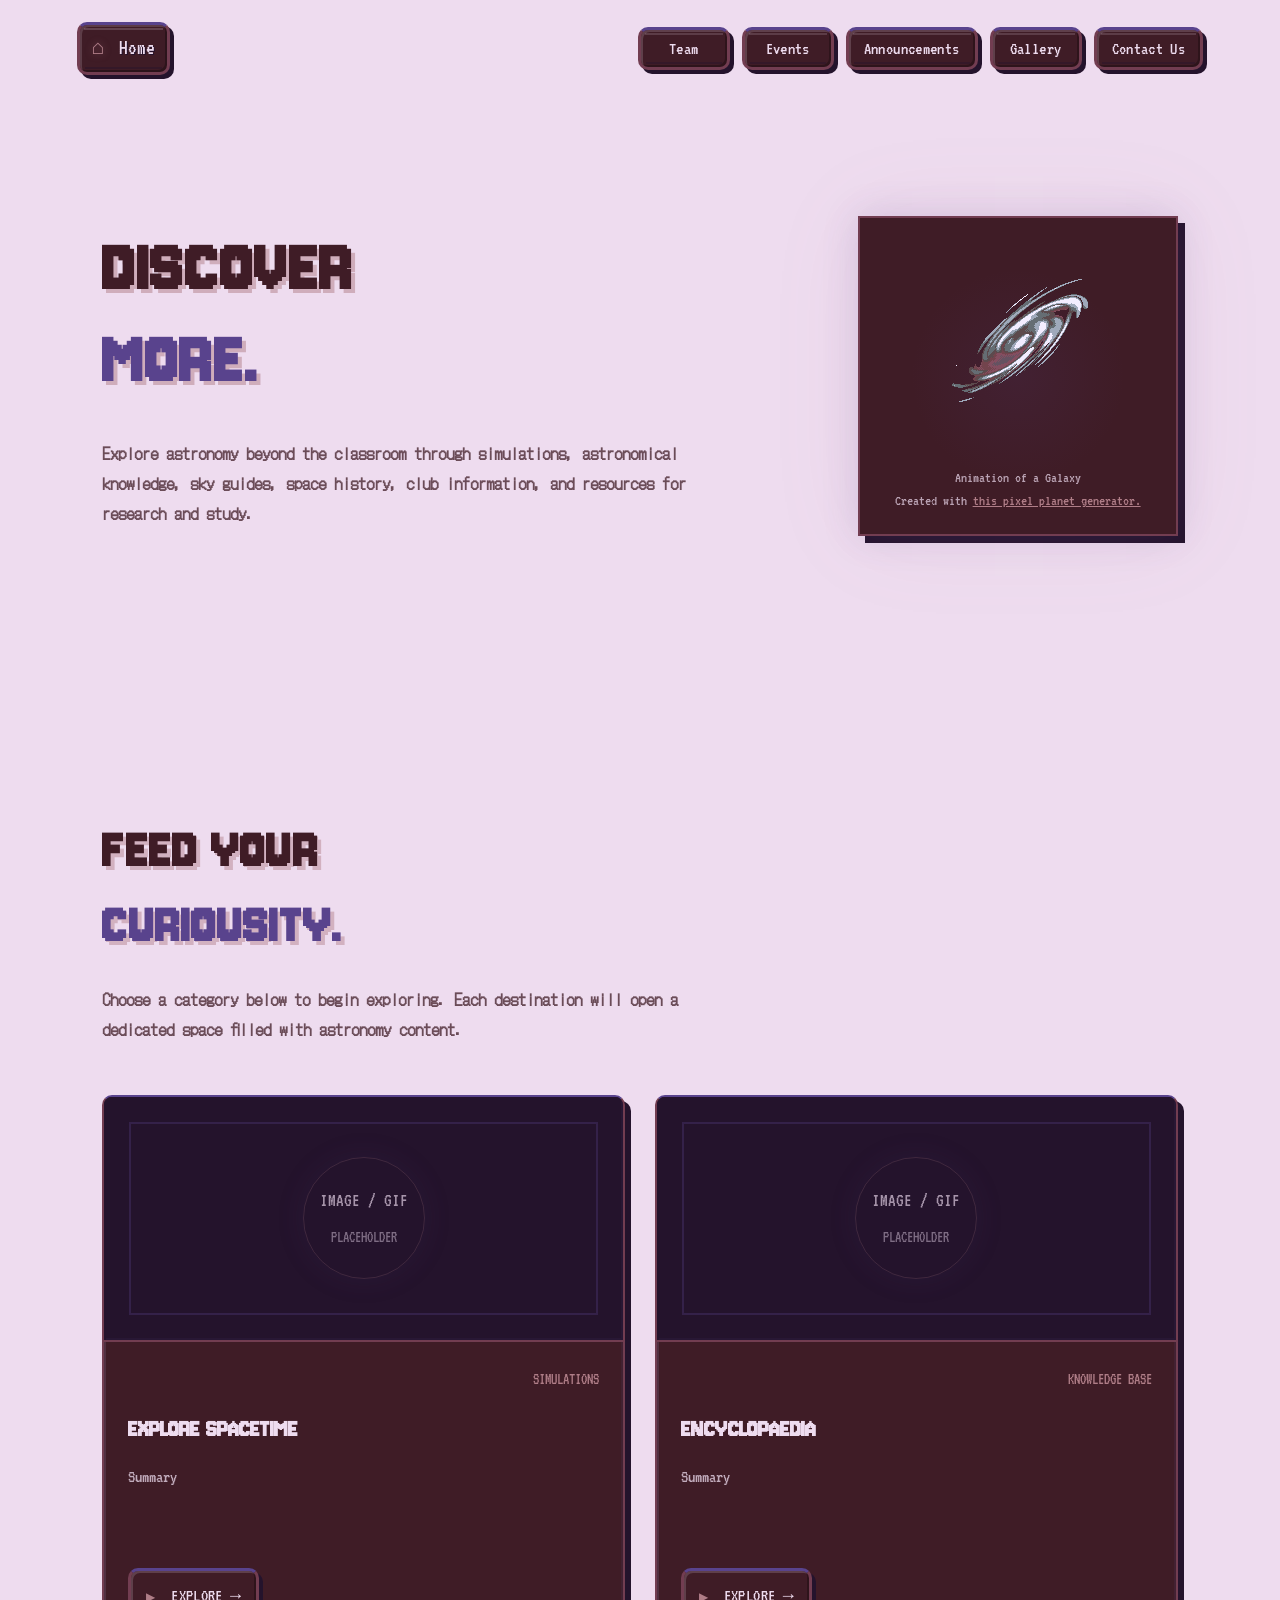
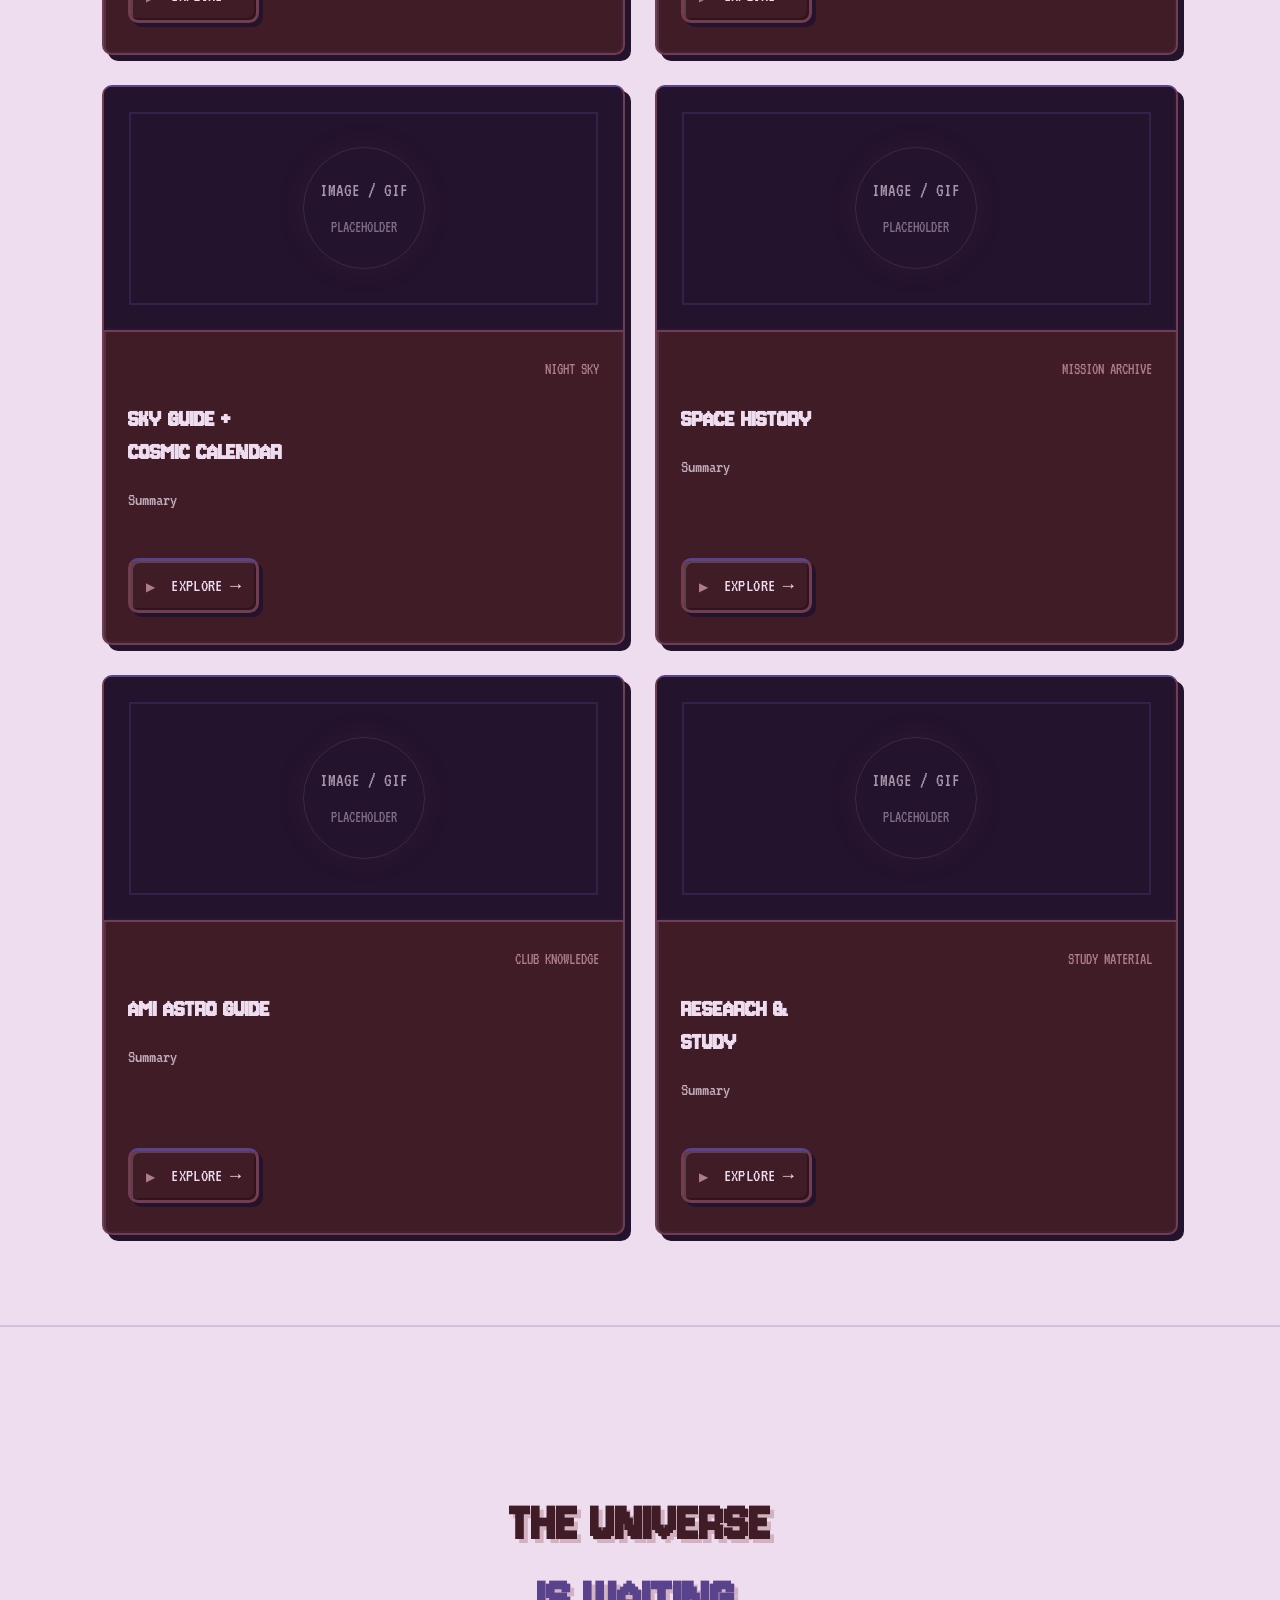
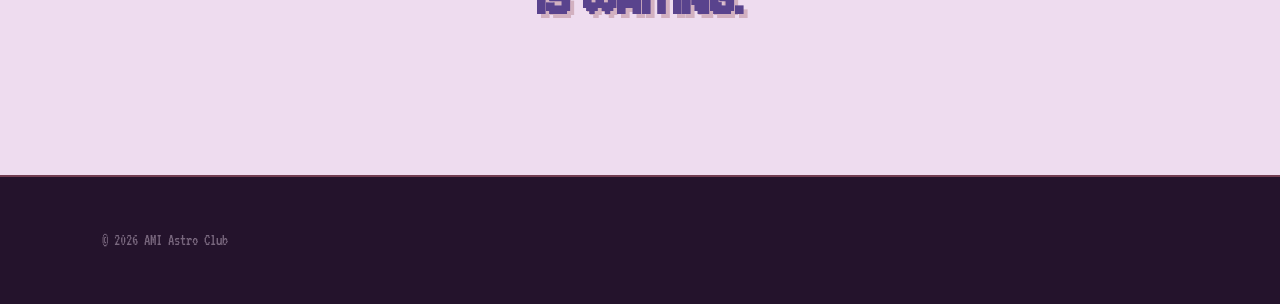
<file: discover.html>
<!DOCTYPE html>
<html lang="en">

<head>
    <meta charset="UTF-8">
    <meta name="viewport" content="width=device-width, initial-scale=1.0">

    <title>Discover More | AMI Astro Club</title>

    <link rel="stylesheet" href="discover.css">
</head>

<body>

    <header class="navbar">

        <a href="index.html" class="home-link">
            <span>⌂</span> Home
        </a>

        <button class="menu-toggle"
                id="menuToggle"
                aria-label="Open navigation"
                aria-expanded="false">
            ☰
        </button>

        <nav class="nav-links" id="navLinks">
            <a href="committee.html">Team</a>
            <a href="events.html">Events</a>
            <a href="announcements.html">Announcements</a>
            <a href="gallery.html">Gallery</a>
            <a href="contact.html">Contact Us</a>
        </nav>

    </header>


    <main>

        <section class="hero">

            <div class="hero-content">

                <h1>
                    DISCOVER <br>
                    <span>MORE.</span>
                </h1>

                <p class="hero-description">
                    Explore astronomy beyond the classroom through simulations,
                    astronomical knowledge, sky guides, space history, club
                    information, and resources for research and study.
                </p>

            </div>


<div class="hero-image">

    <div class="hero-placeholder">
        <img src="galaxy.gif" alt="Astronomical illustration for the discover page">
        <p class="gif-caption">
            Animation of a Galaxy <br> Created with
            <a href="https://deep-fold.itch.io/pixel-planet-generator" target="_blank" style="text-decoration: underline;">this pixel planet generator.</a>
        </p>
    </div>

</div>
        </section>


        <section class="discover-section">

            <div class="discover-heading">

                <h2>
                    FEED YOUR <br>
                    <span>CURIOUSITY.</span>
                </h2>

                <p>
                    Choose a category below to begin exploring. Each destination will open a dedicated space filled with astronomy content.
                </p>

            </div>


            <div class="category-grid">


                <a href="simulations.html" class="category-card">

                    <div class="category-image">

                        <div class="image-placeholder">
                            <strong>IMAGE / GIF</strong>
                            <small>PLACEHOLDER</small>
                        </div>

                    </div>

                    <div class="category-content">

                        <div class="category-label">
                            <span>SIMULATIONS</span>
                        </div>

                        <h3>
                            EXPLORE SPACETIME
                        </h3>

                        <p>
                            Summary
                        </p>

                        <span class="category-link">
                            EXPLORE →
                        </span>

                    </div>

                </a>


                <a href="encyclopaedia.html" class="category-card">

                    <div class="category-image">

                        <div class="image-placeholder">
                            <strong>IMAGE / GIF</strong>
                            <small>PLACEHOLDER</small>
                        </div>

                    </div>

                    <div class="category-content">

                        <div class="category-label">
                            <span>KNOWLEDGE BASE</span>
                        </div>

                        <h3>
                            ENCYCLOPAEDIA
                        </h3>

                        <p>
                            Summary
                        </p>

                        <span class="category-link">
                            EXPLORE →
                        </span>

                    </div>

                </a>


                <a href="sky-guide.html" class="category-card">

                    <div class="category-image">

                        <div class="image-placeholder">
                            <strong>IMAGE / GIF</strong>
                            <small>PLACEHOLDER</small>
                        </div>

                    </div>

                    <div class="category-content">

                        <div class="category-label">
                            <span>NIGHT SKY</span>
                        </div>

                        <h3>
                            SKY GUIDE + <br>
                            COSMIC CALENDAR
                        </h3>

                        <p>
                            Summary
                        </p>

                        <span class="category-link">
                            EXPLORE →
                        </span>

                    </div>

                </a>


                <a href="space-history.html" class="category-card">

                    <div class="category-image">

                        <div class="image-placeholder">
                            <strong>IMAGE / GIF</strong>
                            <small>PLACEHOLDER</small>
                        </div>

                    </div>

                    <div class="category-content">

                        <div class="category-label">
                            <span>MISSION ARCHIVE</span>
                        </div>

                        <h3>
                            SPACE HISTORY
                        </h3>

                        <p>
                            Summary
                        </p>

                        <span class="category-link">
                            EXPLORE →
                        </span>

                    </div>

                </a>


                <a href="astro-guide.html" class="category-card">

                    <div class="category-image">

                        <div class="image-placeholder">
                            <strong>IMAGE / GIF</strong>
                            <small>PLACEHOLDER</small>
                        </div>

                    </div>

                    <div class="category-content">

                        <div class="category-label">
                            <span>CLUB KNOWLEDGE</span>
                        </div>

                        <h3>
                            AMI ASTRO GUIDE
                        </h3>

                        <p>
                            Summary
                        </p>

                        <span class="category-link">
                            EXPLORE →
                        </span>

                    </div>

                </a>


                <a href="resources.html" class="category-card">

                    <div class="category-image">

                        <div class="image-placeholder">
                            <strong>IMAGE / GIF</strong>
                            <small>PLACEHOLDER</small>
                        </div>

                    </div>

                    <div class="category-content">

                        <div class="category-label">
                            <span>STUDY MATERIAL</span>
                        </div>

                        <h3>
                            RESEARCH &amp; <br>
                            STUDY
                        </h3>

                        <p>
                           Summary
                        </p>

                        <span class="category-link">
                            EXPLORE →
                        </span>

                    </div>

                </a>


            </div>

        </section>


        <section class="closing">

            <div class="closing-content">

                <h2>
                    THE UNIVERSE <br>
                    <span>IS WAITING.</span>
                </h2>

            </div>

        </section>

    </main>


    <footer>

        <p class="copyright">
            © 2026 AMI Astro Club
        </p>

    </footer>


    <script src="discover.js"></script>

</body>

</html>
</file>
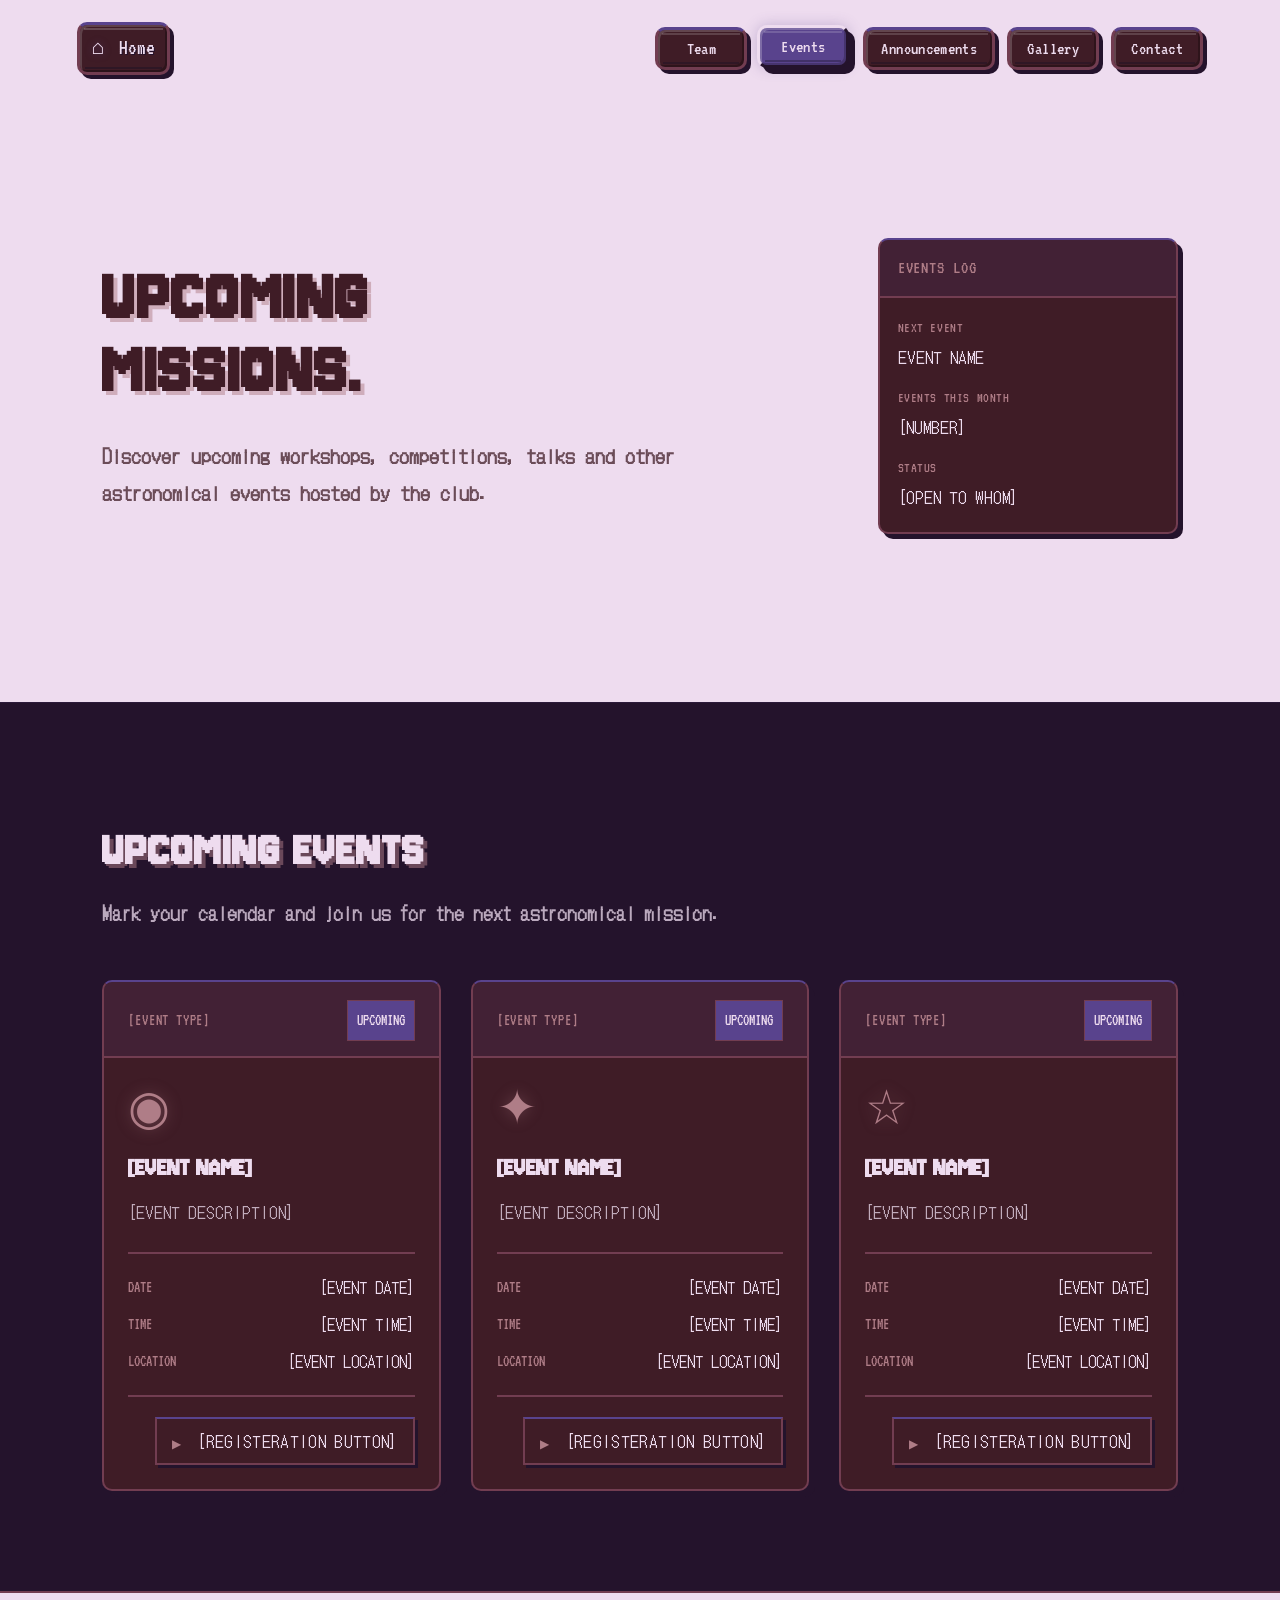
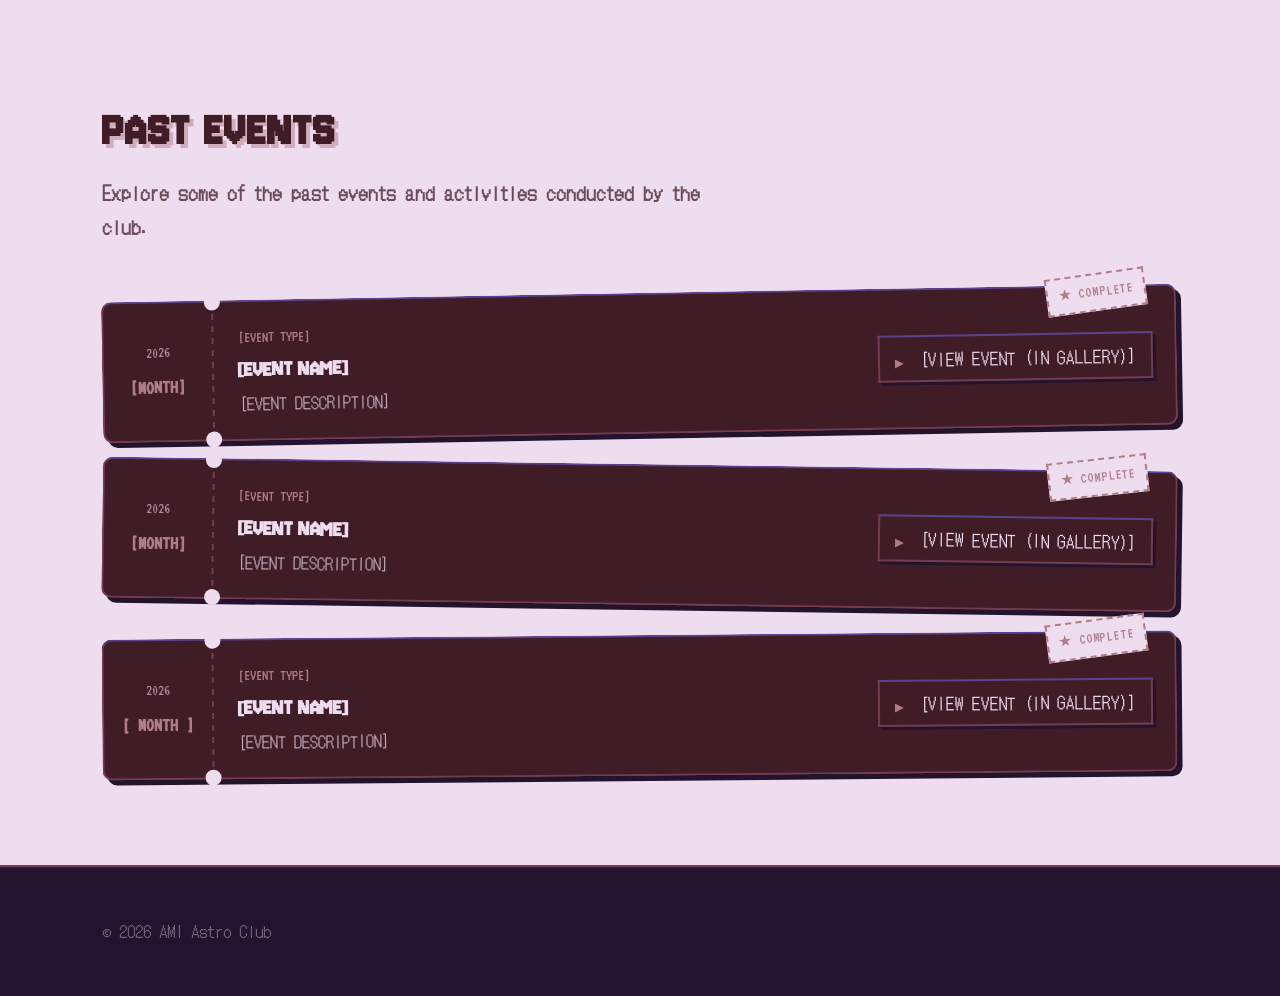
<file: events.html>
<!DOCTYPE html>
<html lang="en">

<head>
    <meta charset="UTF-8">
    <meta name="viewport" content="width=device-width, initial-scale=1.0">

    <title>Events | AMI Astro Club</title>

    <link rel="stylesheet" href="events.css">
</head>

<body>

    <header class="navbar">

        <a href="index.html" class="home-link">
            <span>⌂</span> Home
        </a>

        <button class="menu-toggle"
                id="menuToggle"
                aria-label="Open navigation"
                aria-expanded="false">
            ☰
        </button>

        <nav class="nav-links" id="navLinks">

            <a href="committee.html">
                Team
            </a>

            <a href="events.html" class="active">
                Events
            </a>

            <a href="announcements.html">
                Announcements
            </a>

            <a href="gallery.html">
                Gallery
            </a>

            <a href="contact.html">
                Contact
            </a>

        </nav>

    </header>


    <main>

        <section class="hero">

            <div class="hero-content">

                <h1>
                    UPCOMING<br>
                    MISSIONS.
                </h1>

                <p class="hero-text">
                    Discover upcoming workshops,
                    competitions, talks and other astronomical
                    events hosted by the club.
                </p>

            </div>

            <div class="hero-panel">

                <div class="hero-panel-top">
                    <span class="hero-panel-label">EVENTS LOG</span>
                </div>

                <div class="hero-panel-body">

                    <div class="hero-panel-row">
                        <span class="hero-panel-key">NEXT EVENT</span>
                        <span class="hero-panel-value">EVENT NAME</span>
                    </div>

                    <div class="hero-panel-row">
                        <span class="hero-panel-key">EVENTS THIS MONTH</span>
                        <span class="hero-panel-value">[NUMBER]</span>
                    </div>

                    <div class="hero-panel-row">
                        <span class="hero-panel-key">STATUS</span>
                        <span class="hero-panel-value">[OPEN TO WHOM]</span>
                    </div>

                </div>

            </div>

        </section>


        <section class="events-section">

            <div class="section-heading">

                <h2>
                    UPCOMING EVENTS
                </h2>

                <p>
                    Mark your calendar and join us for the next
                    astronomical mission.
                </p>

            </div>


            <div class="events-grid">


                <article class="event-card">

                    <div class="event-card-top">

                         <span class="event-type">
                            [EVENT TYPE]
                        </span>

                        <span class="event-status">
                            UPCOMING
                        </span>

                    </div>


                    <div class="event-icon">
                        ◉
                    </div>


                    <h3>
                        [EVENT NAME]
                    </h3>


                    <p class="event-description">
                       [EVENT DESCRIPTION]
                    </p>


                    <div class="event-info">

                        <div class="info-row">
                            <span class="info-label">
                                DATE
                            </span>

                            <span>
                                [EVENT DATE]
                            </span>
                        </div>


                        <div class="info-row">
                            <span class="info-label">
                                TIME
                            </span>

                            <span>
                               [EVENT TIME]
                            </span>
                        </div>


                        <div class="info-row">
                            <span class="info-label">
                                LOCATION
                            </span>

                            <span>
                                [EVENT LOCATION]
                            </span>
                        </div>

                    </div>


                    <div class="event-footer">

                        <a href="#"
                           class="event-button">
                            [REGISTERATION BUTTON]
                        </a>

                    </div>

                </article>


                <article class="event-card">

                    <div class="event-card-top">

                        <span class="event-type">
                            [EVENT TYPE]
                        </span>

                        <span class="event-status">
                            UPCOMING
                        </span>

                    </div>


                    <div class="event-icon">
                        ✦
                    </div>


                    <h3>
                      [EVENT NAME]
                    </h3>


                    <p class="event-description">
                       [EVENT DESCRIPTION]
                    </p>


                    <div class="event-info">

                        <div class="info-row">
                            <span class="info-label">
                                DATE
                            </span>

                            <span>
                            [EVENT DATE]
                            </span>
                        </div>


                        <div class="info-row">
                            <span class="info-label">
                                TIME
                            </span>

                            <span>
                                [EVENT TIME]
                            </span>
                        </div>


                        <div class="info-row">
                            <span class="info-label">
                                LOCATION
                            </span>

                            <span>
                                [EVENT LOCATION]
                            </span>
                        </div>

                    </div>


                    <div class="event-footer">

                        <a href="#"
                           class="event-button">
                            [REGISTERATION BUTTON]
                        </a>

                    </div>

                </article>


                <article class="event-card">

                    <div class="event-card-top">

                        <span class="event-type">
                            [EVENT TYPE]
                        </span>

                        <span class="event-status">
                            UPCOMING
                        </span>

                    </div>


                    <div class="event-icon">
                        ☆
                    </div>


                    <h3>
                        [EVENT NAME]
                    </h3>


                    <p class="event-description">
                      [EVENT DESCRIPTION]
                    </p>


                    <div class="event-info">

                        <div class="info-row">
                            <span class="info-label">
                                DATE
                            </span>

                            <span>
                                [EVENT DATE]
                            </span>
                        </div>


                        <div class="info-row">
                            <span class="info-label">
                                TIME
                            </span>

                            <span>
                                [EVENT TIME]
                            </span>
                        </div>


                        <div class="info-row">
                            <span class="info-label">
                                LOCATION
                            </span>

                            <span>
                                [EVENT LOCATION]
                            </span>
                        </div>

                    </div>


                    <div class="event-footer">

                        <a href="#"
                           class="event-button">
                            [REGISTERATION BUTTON]
                        </a>

                    </div>

                </article>

            </div>

        </section>


        <section class="past-events-section">

            <div class="section-heading">

                <h2>
                    PAST EVENTS
                </h2>

                <p>
                    Explore some of the past events and activities
                    conducted by the club.
                </p>

            </div>


            <div class="past-events-list">

                <article class="past-event">

                    <span class="past-event-stamp">★ Complete</span>

                    <div class="past-event-stub">
                        <span class="stub-year">2026</span>
                        <strong class="stub-month">[MONTH]</strong>
                    </div>

                    <div class="past-event-divider"></div>

                    <div class="past-event-content">

                        <span class="past-event-type">
                            [EVENT TYPE]
                        </span>

                        <h3>
                            [EVENT NAME]
                        </h3>

                        <p>
                           [EVENT DESCRIPTION]
                        </p>

                    </div>

                    <div class="past-event-footer">
                        <a href="gallery.html"
                           class="past-event-button">
                            [VIEW EVENT (IN GALLERY)]
                        </a>
                    </div>

                </article>


                <article class="past-event">

                    <span class="past-event-stamp">★ Complete</span>

                    <div class="past-event-stub">
                        <span class="stub-year">2026</span>
                        <strong class="stub-month">[MONTH]</strong>
                    </div>

                    <div class="past-event-divider"></div>

                    <div class="past-event-content">

                        <span class="past-event-type">
                            [EVENT TYPE]
                        </span>

                        <h3>
                            [EVENT NAME]
                        </h3>

                        <p>
                            [EVENT DESCRIPTION]
                        </p>

                    </div>

                    <div class="past-event-footer">
                        <a href="gallery.html"
                           class="past-event-button">
                            [VIEW EVENT (IN GALLERY)]
                        </a>
                    </div>

                </article>

                <article class="past-event">

                    <span class="past-event-stamp">★ Complete</span>

                    <div class="past-event-stub">
                        <span class="stub-year">2026</span>
                        <strong class="stub-month">[ MONTH ]</strong>
                    </div>

                    <div class="past-event-divider"></div>

                    <div class="past-event-content">

                        <span class="past-event-type">
                            [EVENT TYPE]
                        </span>

                        <h3>
                            [EVENT NAME]
                        </h3>

                        <p>
                            [EVENT DESCRIPTION]
                        </p>

                    </div>

                    <div class="past-event-footer">
                        <a href="gallery.html"
                           class="past-event-button">
                            [VIEW EVENT (IN GALLERY)]
                        </a>
                    </div>

                </article>

            </div>

        </section>

    </main>

    <footer>

      <p class="copyright">
            © 2026 AMI Astro Club
        </p>

    </footer>


    <script src="events.js"></script>

</body>

</html>
</file>
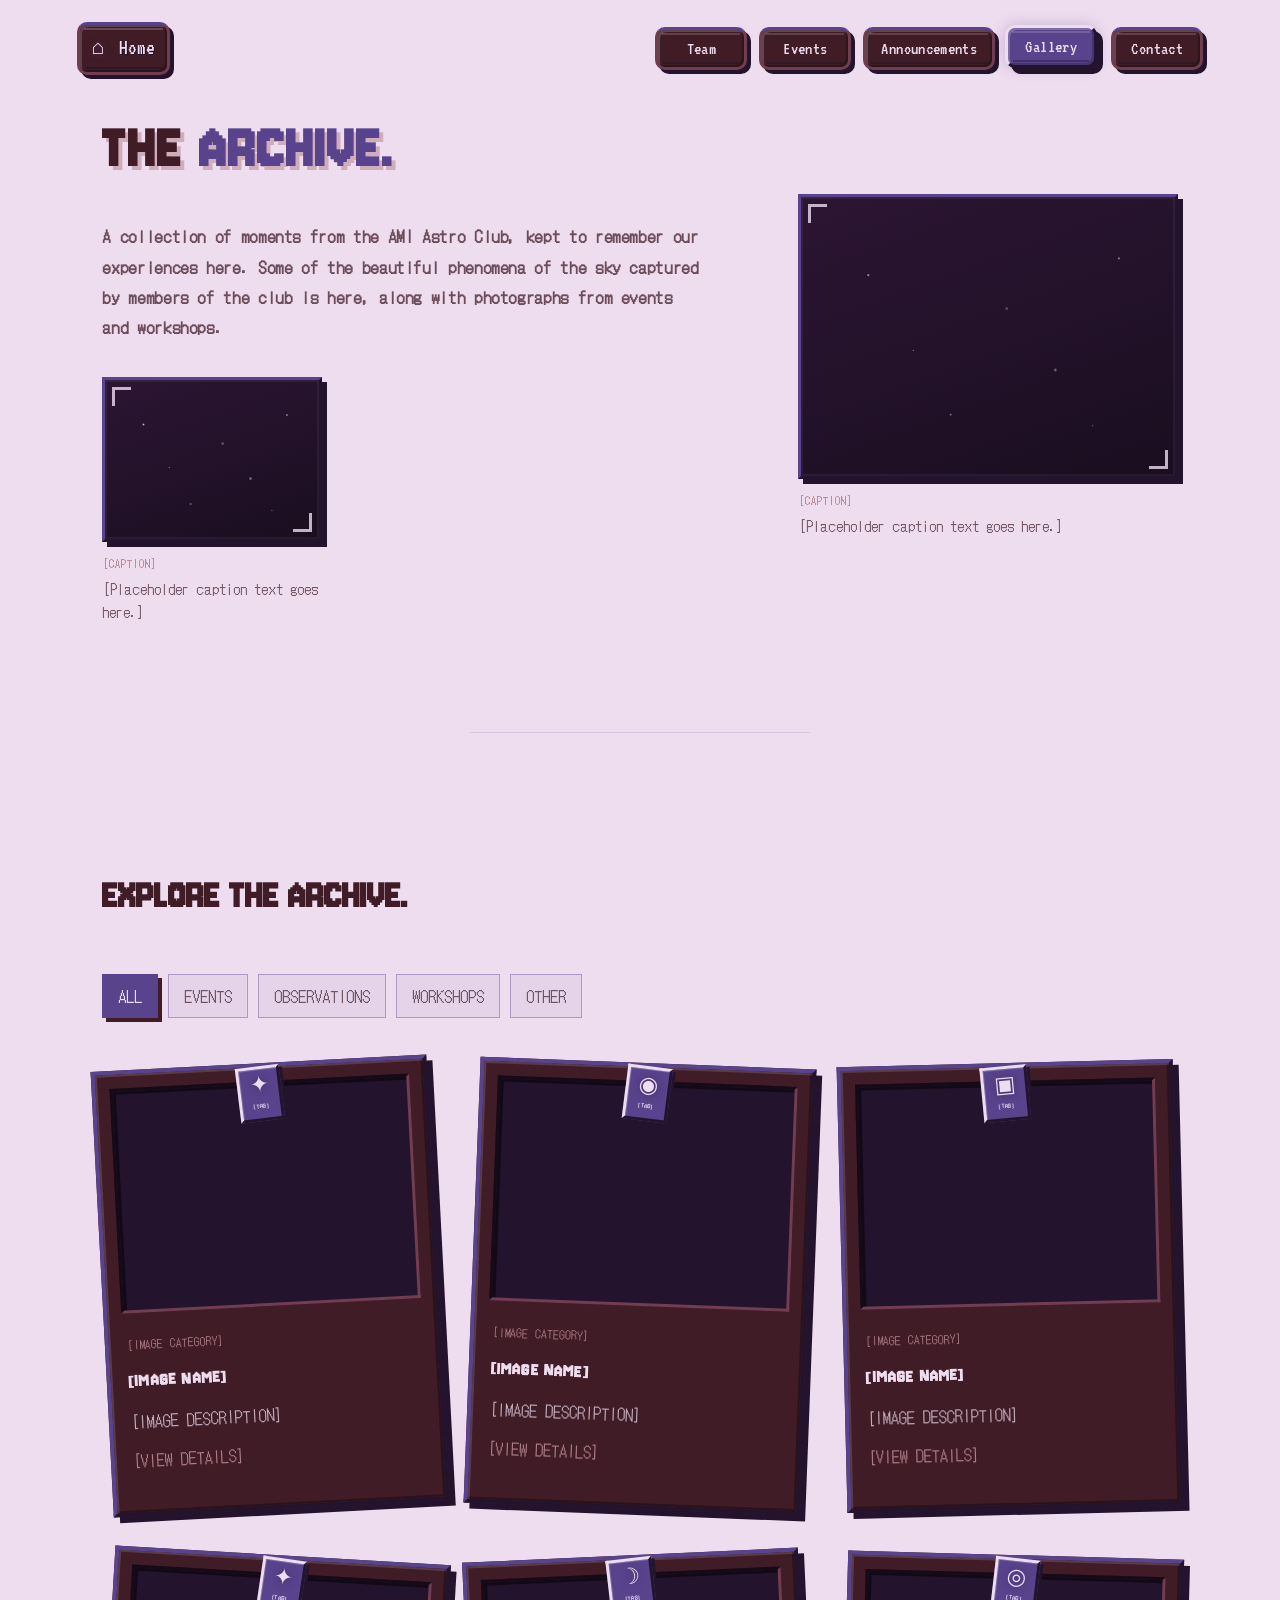
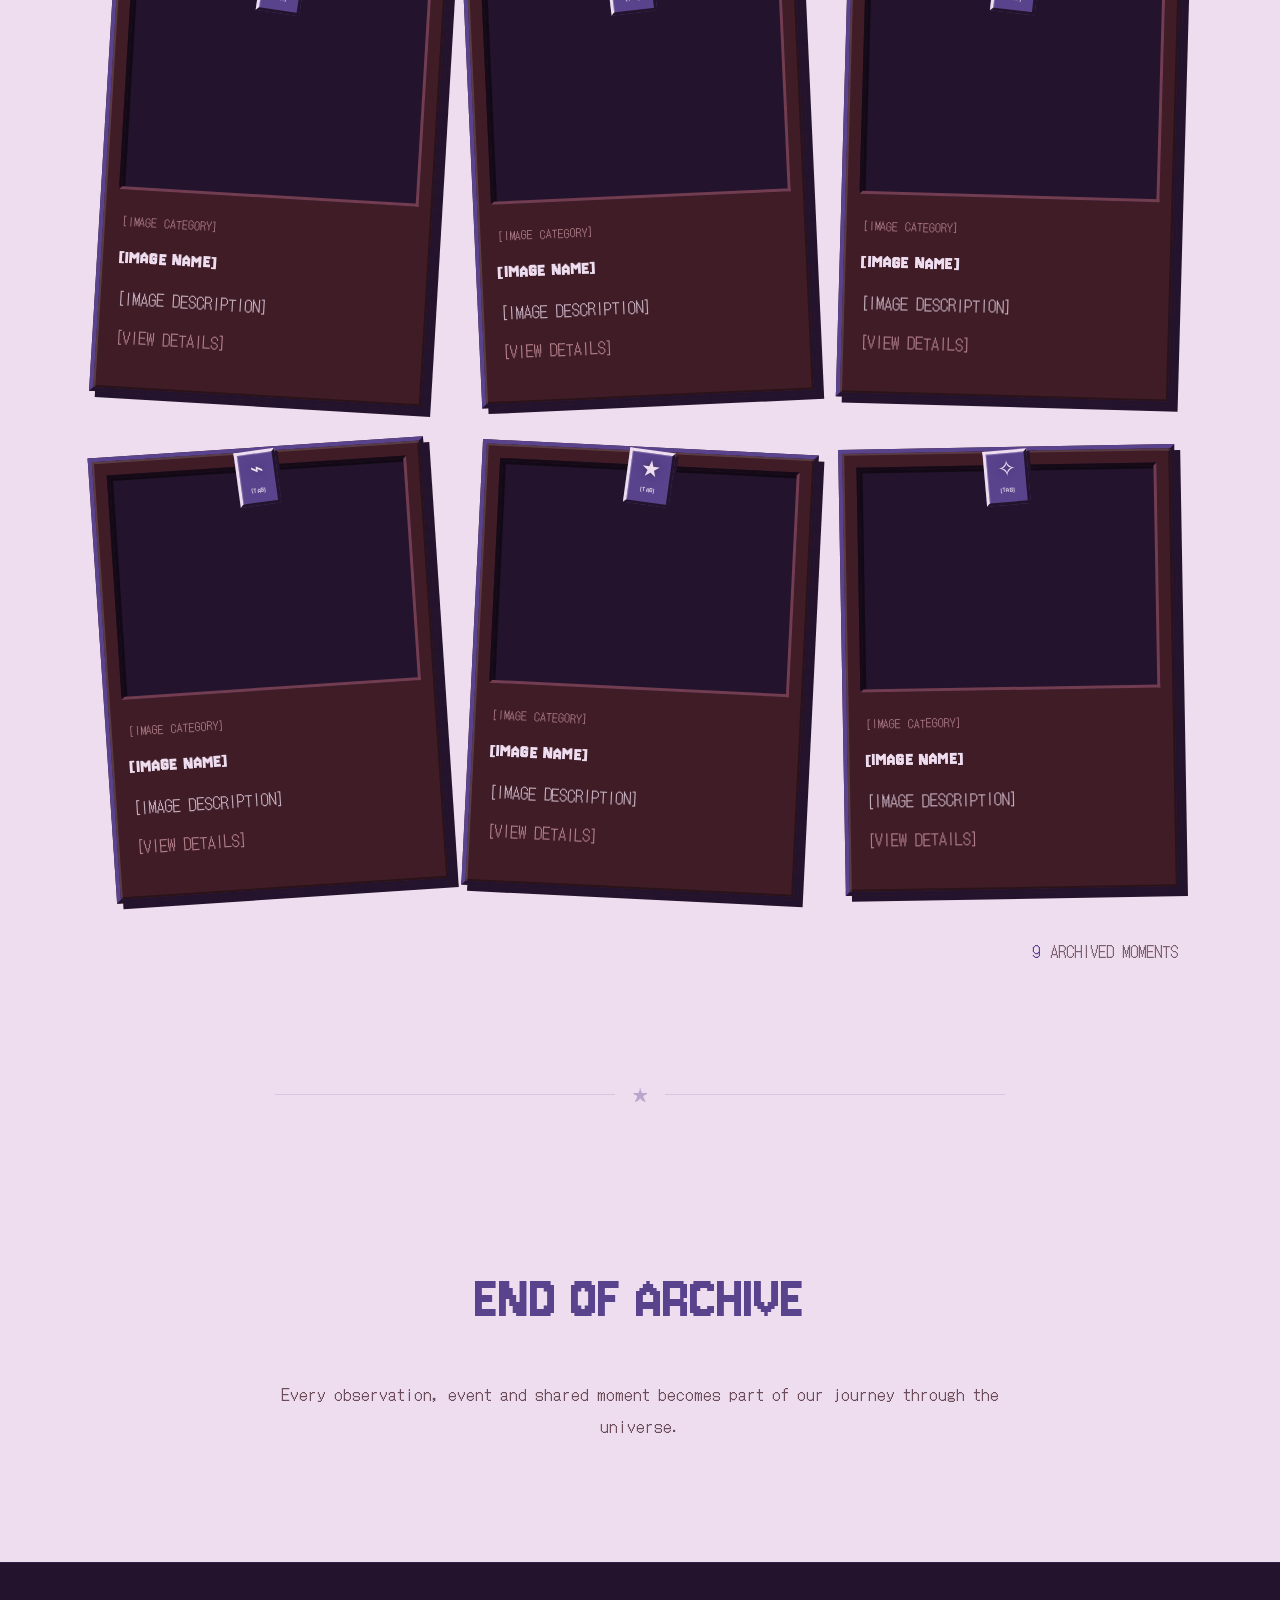
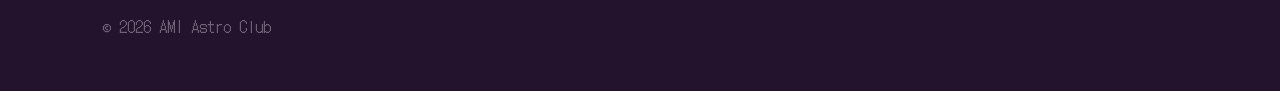
<file: gallery.html>
<!DOCTYPE html>
<html lang="en">

<head>
    <meta charset="UTF-8">
    <meta name="viewport" content="width=device-width, initial-scale=1.0">

    <title>Gallery | AMI Astro Club</title>

    <link rel="stylesheet" href="gallery.css">
</head>

<body>

    <header class="navbar">

        <a href="index.html" class="home-link">
            <span>⌂</span> Home
        </a>

        <button class="menu-toggle"
                id="menuToggle"
                aria-label="Open navigation"
                aria-expanded="false">
            ☰
        </button>

        <nav class="nav-links" id="navLinks">
            <a href="committee.html">Team</a>
            <a href="events.html">Events</a>
            <a href="announcements.html">Announcements</a>
            <a href="gallery.html" class="active">Gallery</a>
            <a href="contact.html">Contact</a>
        </nav>

    </header>


    <main>

        <section class="gallery-hero">

            <div class="hero-content">

                <h1>
                    THE <span>ARCHIVE.</span>
                </h1>

                <p class="hero-description">
                    A collection of moments from the AMI Astro Club, kept
                    to remember our experiences here. Some of the beautiful
                    phenomena of the sky captured by members of the club
                    is here, along with photographs from events and
                    workshops.
                </p>

                <div class="hero-visual hero-visual--inline">

                    <div class="hero-visual-frame">
                        <div class="hero-visual-starfield"></div>
                        <span class="hero-visual-icon"></span>
                    </div>

                    <div class="hero-visual-caption">
                        <span class="caption-label">[CAPTION]</span>
                        <p>[Placeholder caption text goes here.]</p>
                    </div>

                </div>

            </div>

            <div class="hero-visual hero-visual--side">

                <div class="hero-visual-frame">
                    <div class="hero-visual-starfield"></div>
                    <span class="hero-visual-icon"></span>
                </div>

                <div class="hero-visual-caption">
                    <span class="caption-label">[CAPTION]</span>
                    <p>[Placeholder caption text goes here.]</p>
                </div>

            </div>

        </section>


        <div class="section-divider">
            <span class="divider-rule"></span>
        
        </div>


        <section class="gallery-section">

            <div class="section-heading">

                <h2>
                    EXPLORE THE ARCHIVE.
                </h2>

            </div>


            <div class="gallery-filters">

                <button class="filter-button active" data-filter="all">
                    ALL
                </button>

                <button class="filter-button" data-filter="events">
                    EVENTS
                </button>

                <button class="filter-button" data-filter="observations">
                    OBSERVATIONS
                </button>

                <button class="filter-button" data-filter="workshops">
                    WORKSHOPS
                </button>

                <button class="filter-button" data-filter="club-life">
                    OTHER
                </button>

            </div>


            <div class="gallery-grid">

                <a href="gallery-details.html?id=stargazing-night"
                   class="gallery-item"
                   data-category="events">

                    <div class="gallery-image placeholder-image">
                        <div class="placeholder-content">
                            <span>✦</span>
                            <p>[TAG]</p>
                        </div>
                    </div>

                    <div class="gallery-info">
                        <span class="gallery-category">[IMAGE CATEGORY]</span>
                        <h3>[IMAGE NAME]</h3>
                        <p>[IMAGE DESCRIPTION]</p>
                        <span class="view-details">[VIEW DETAILS]</span>
                    </div>

                </a>

                <a href="gallery-details.html?id=night-sky"
                   class="gallery-item"
                   data-category="observations">

                    <div class="gallery-image placeholder-image">
                        <div class="placeholder-content">
                            <span>◉</span>
                            <p>[TAG]</p>
                        </div>
                    </div>

                    <div class="gallery-info">
                        <span class="gallery-category">[IMAGE CATEGORY]</span>
                        <h3>[IMAGE NAME]</h3>
                        <p>[IMAGE DESCRIPTION]</p>
                        <span class="view-details">[VIEW DETAILS]</span>
                    </div>

                </a>

                <a href="gallery-details.html?id=astronomy-workshop"
                   class="gallery-item"
                   data-category="workshops">

                    <div class="gallery-image placeholder-image">
                        <div class="placeholder-content">
                            <span>▣</span>
                            <p>[TAG]</p>
                        </div>
                    </div>

                    <div class="gallery-info">
                        <span class="gallery-category">[IMAGE CATEGORY]</span>
                        <h3>[IMAGE NAME]</h3>
                        <p>[IMAGE DESCRIPTION]</p>
                        <span class="view-details">[VIEW DETAILS]</span>
                    </div>

                </a>

                <a href="gallery-details.html?id=astro-club"
                   class="gallery-item"
                   data-category="club-life">

                    <div class="gallery-image placeholder-image">
                        <div class="placeholder-content">
                            <span>✦</span>
                            <p>[TAG]</p>
                        </div>
                    </div>

                    <div class="gallery-info">
                        <span class="gallery-category">[IMAGE CATEGORY]</span>
                        <h3>[IMAGE NAME]</h3>
                        <p>[IMAGE DESCRIPTION]</p>
                        <span class="view-details">[VIEW DETAILS]</span>
                    </div>

                </a>

                <a href="gallery-details.html?id=cosmic-evening"
                   class="gallery-item"
                   data-category="events">

                    <div class="gallery-image placeholder-image">
                        <div class="placeholder-content">
                            <span>☽</span>
                            <p>[TAG]</p>
                        </div>
                    </div>

                    <div class="gallery-info">
                        <span class="gallery-category">[IMAGE CATEGORY]</span>
                        <h3>[IMAGE NAME]</h3>
                        <p>[IMAGE DESCRIPTION]</p>
                        <span class="view-details">[VIEW DETAILS]</span>
                    </div>

                </a>

                <a href="gallery-details.html?id=telescope-session"
                   class="gallery-item"
                   data-category="observations">

                    <div class="gallery-image placeholder-image">
                        <div class="placeholder-content">
                            <span>◎</span>
                            <p>[TAG]</p>
                        </div>
                    </div>

                    <div class="gallery-info">
                        <span class="gallery-category">[IMAGE CATEGORY]</span>
                        <h3>[IMAGE NAME]</h3>
                        <p>[IMAGE DESCRIPTION]</p>
                        <span class="view-details">[VIEW DETAILS]</span>
                    </div>

                </a>

                <a href="gallery-details.html?id=learning-cosmos"
                   class="gallery-item"
                   data-category="workshops">

                    <div class="gallery-image placeholder-image">
                        <div class="placeholder-content">
                            <span>⌁</span>
                            <p>[TAG]</p>
                        </div>
                    </div>

                    <div class="gallery-info">
                        <span class="gallery-category">[IMAGE CATEGORY]</span>
                        <h3>[IMAGE NAME]</h3>
                        <p>[IMAGE DESCRIPTION]</p>
                        <span class="view-details">[VIEW DETAILS]</span>
                    </div>

                </a>

                <a href="gallery-details.html?id=beyond-classroom"
                   class="gallery-item"
                   data-category="club-life">

                    <div class="gallery-image placeholder-image">
                        <div class="placeholder-content">
                            <span>★</span>
                            <p>[TAG]</p>
                        </div>
                    </div>

                    <div class="gallery-info">
                        <span class="gallery-category">[IMAGE CATEGORY]</span>
                        <h3>[IMAGE NAME]</h3>
                        <p>[IMAGE DESCRIPTION]</p>
                        <span class="view-details">[VIEW DETAILS]</span>
                    </div>

                </a>

                <a href="gallery-details.html?id=astronomy-meet"
                   class="gallery-item"
                   data-category="events">

                    <div class="gallery-image placeholder-image">
                        <div class="placeholder-content">
                            <span>✧</span>
                            <p>[TAG]</p>
                        </div>
                    </div>

                    <div class="gallery-info">
                        <span class="gallery-category">[IMAGE CATEGORY]</span>
                        <h3>[IMAGE NAME]</h3>
                        <p>[IMAGE DESCRIPTION]</p>
                        <span class="view-details">[VIEW DETAILS]</span>
                    </div>

                </a>

            </div>


            <div class="gallery-count">
                <span id="galleryCount">9</span>
                <span>ARCHIVED MOMENTS</span>
            </div>

        </section>


        <div class="section-divider">
            <span class="divider-rule"></span>
            <span class="divider-star">★</span>
            <span class="divider-rule"></span>
        </div>


        <section class="closing-section">

            <p class="closing-small">
                END OF ARCHIVE
            </p>

            <p>
                Every observation, event and shared moment becomes
                part of our journey through the universe.
            </p>

        </section>

    </main>


    <footer>
        <p class="copyright">
            © 2026 AMI Astro Club
        </p>
    </footer>


    <script src="gallery.js"></script>

</body>

</html>
</file>
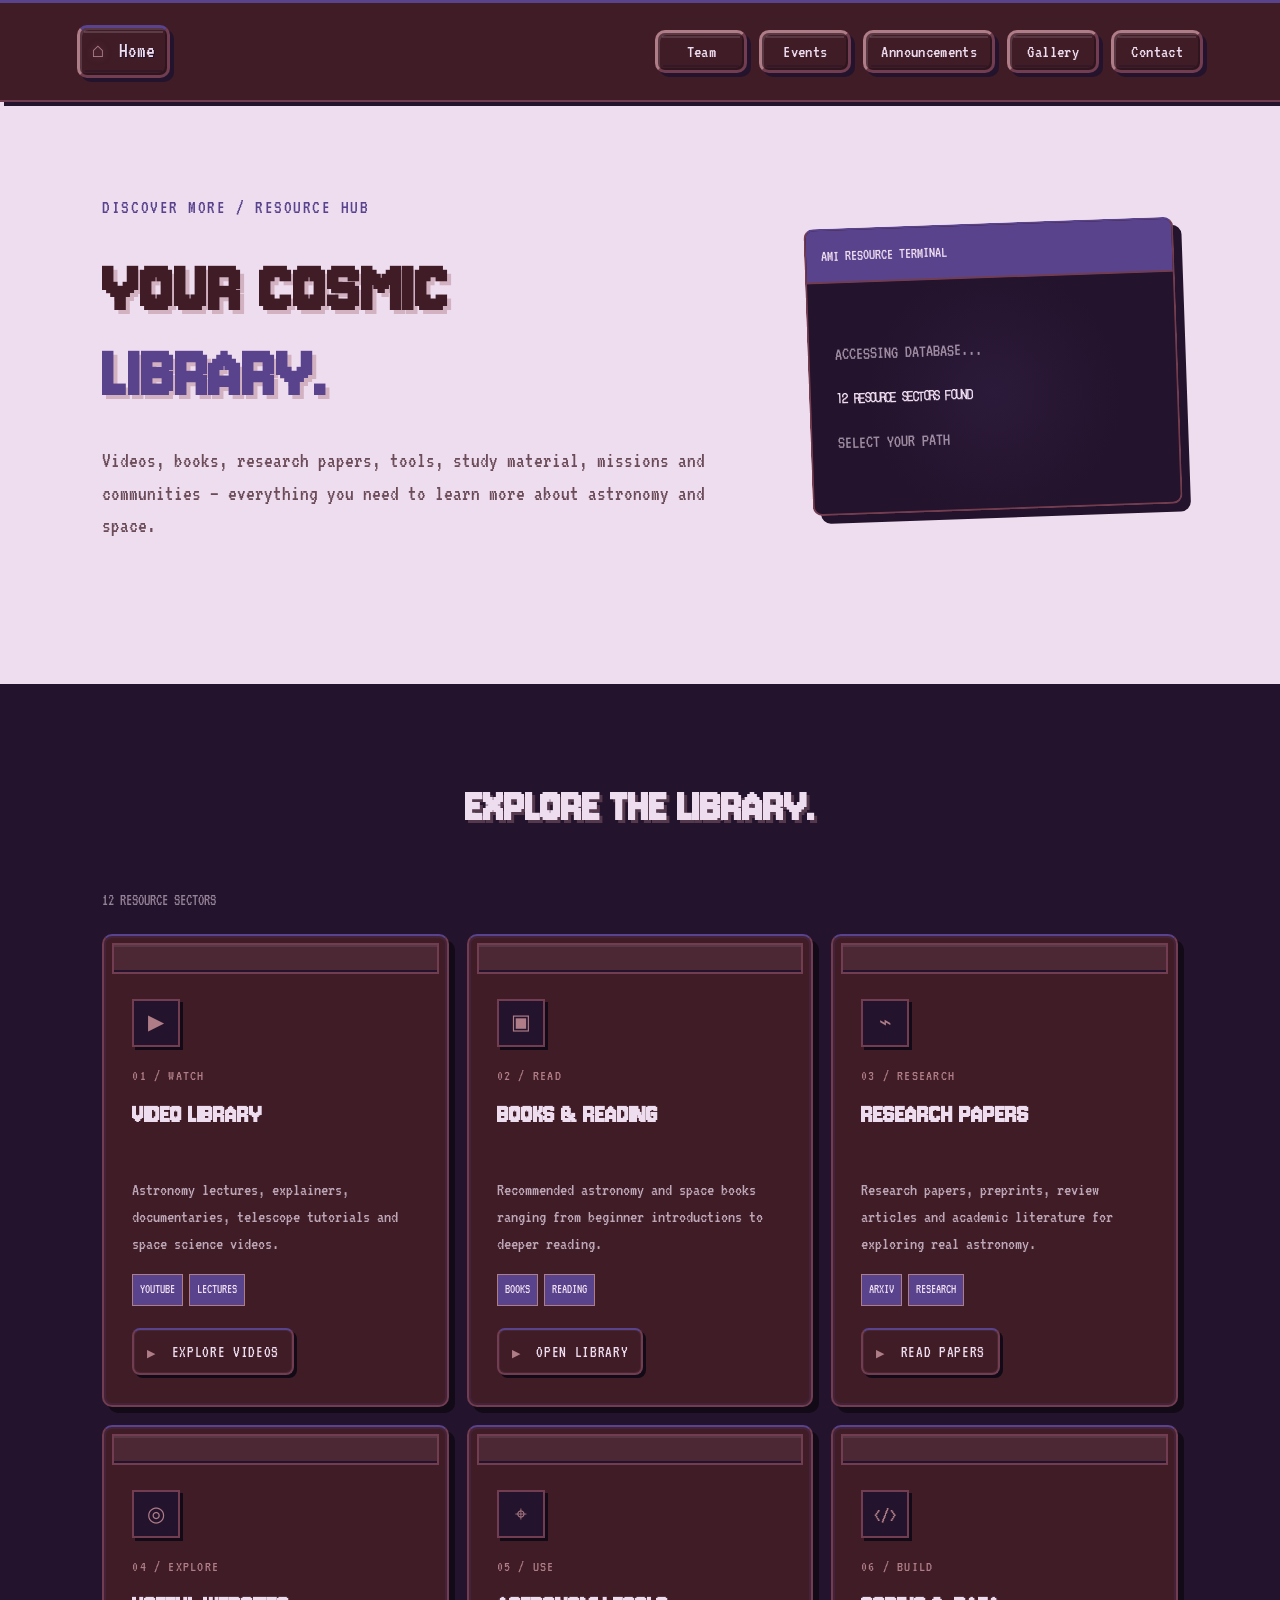
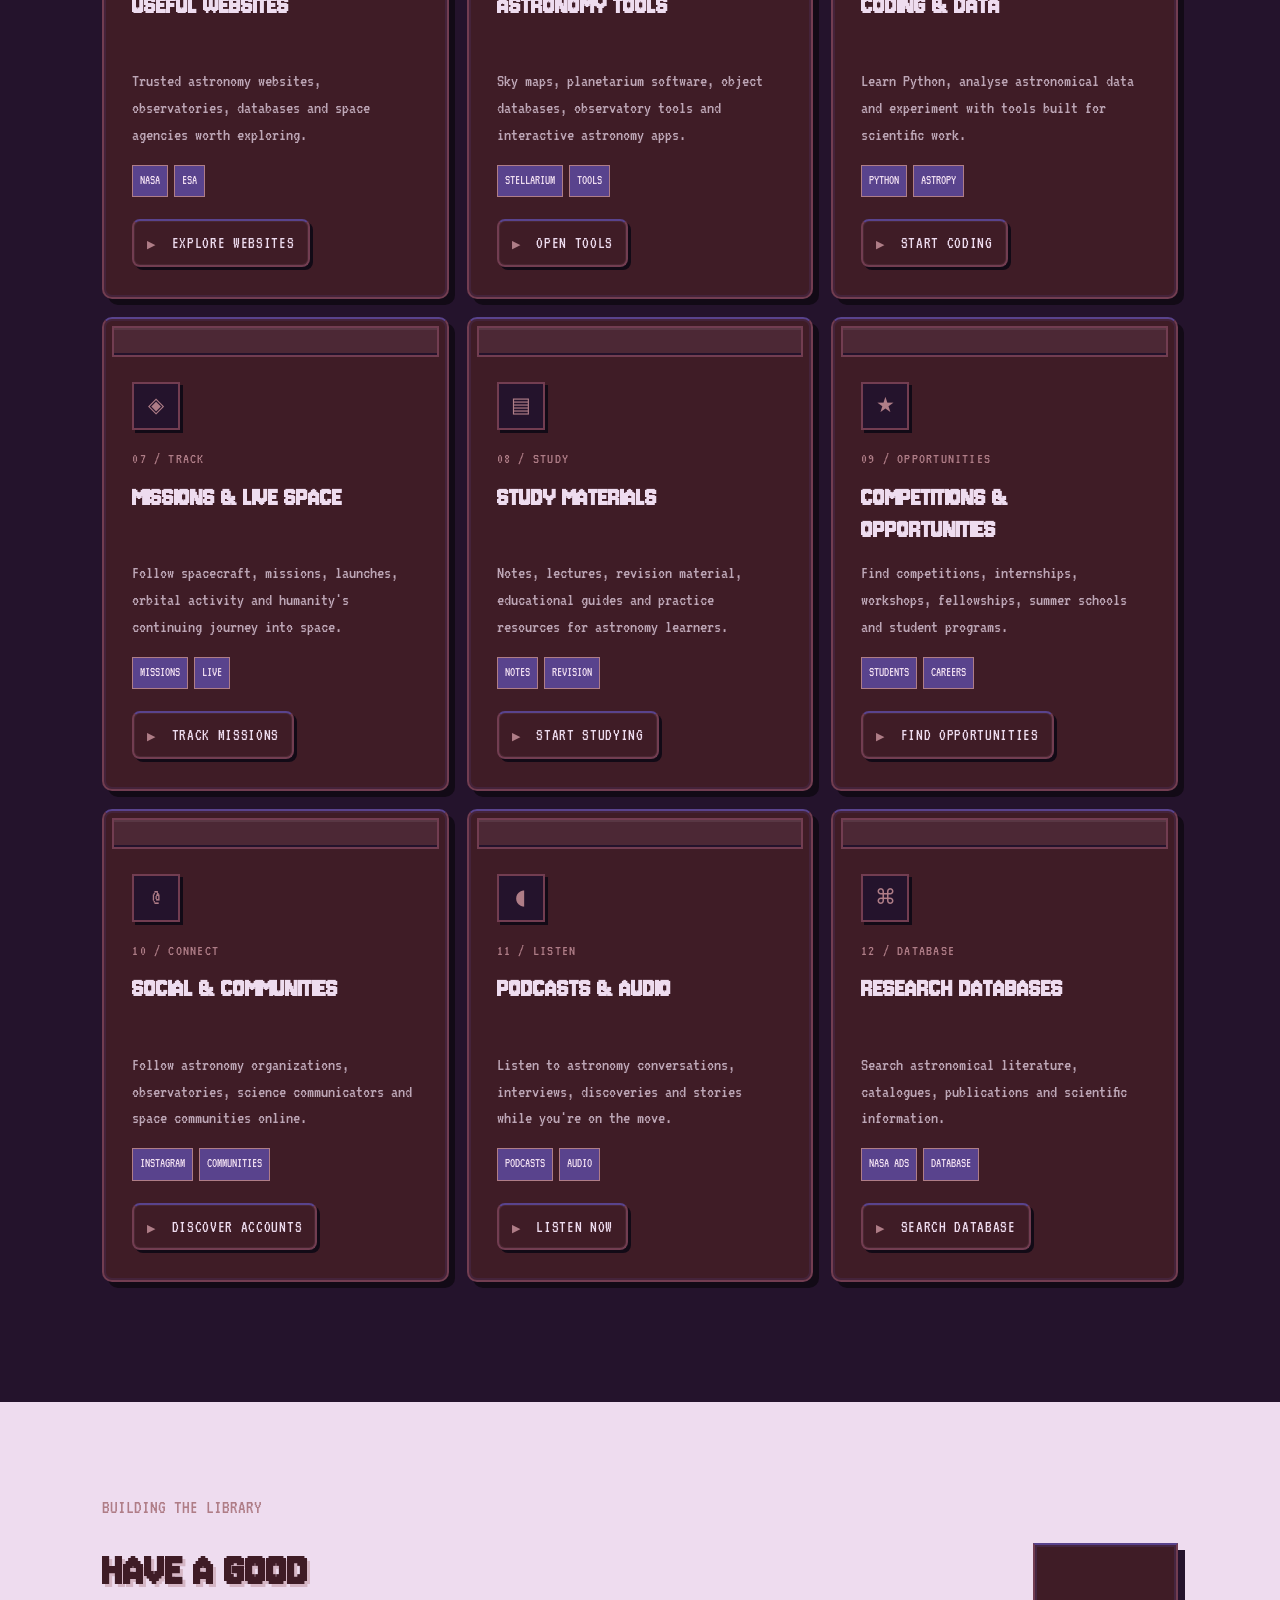
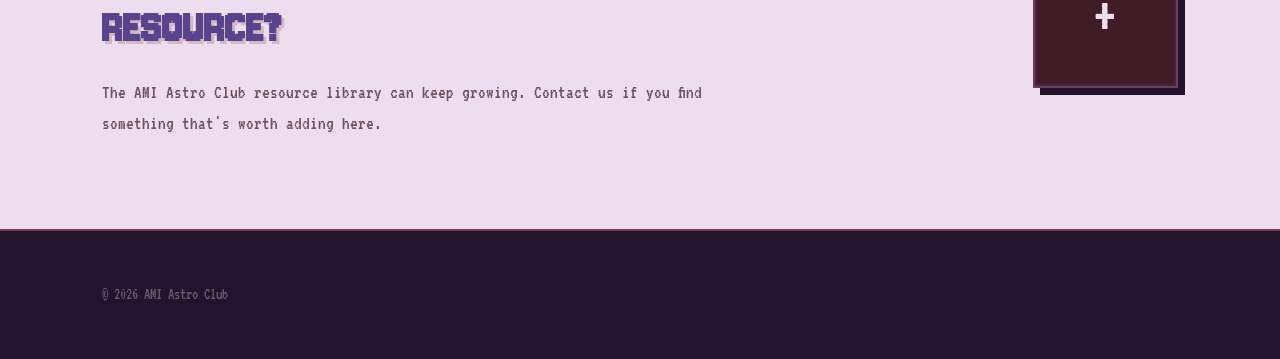
<file: resources.html>
<!DOCTYPE html>
<html lang="en">

<head>
    <meta charset="UTF-8">
    <meta name="viewport" content="width=device-width, initial-scale=1.0">

    <title>Resources | AMI Astro Club</title>

    <link rel="stylesheet" href="resources.css">
</head>

<body>

    <header class="navbar">

        <a href="index.html" class="home-link">
            <span>⌂</span> Home
        </a>

        <button class="menu-toggle"
                id="menuToggle"
                aria-label="Open navigation"
                aria-expanded="false">
            ☰
        </button>

        <nav class="nav-links" id="navLinks">
            <a href="committee.html">Team</a>
             <a href="events.html">Events</a>
            <a href="announcements.html">Announcements</a>
            <a href="gallery.html">Gallery</a>
            <a href="contact.html">Contact</a>
        </nav>

    </header>

    <main>

        <section class="resources-hero">

            <div class="hero-content">

                <p class="eyebrow">
                    DISCOVER MORE / RESOURCE HUB
                </p>

                <h1>
                    YOUR COSMIC<br>
                    <span>LIBRARY.</span>
                </h1>

                <p class="hero-description">
                    Videos, books, research papers, tools, study material,
                    missions and communities — everything you need to
                    learn more about astronomy and space.
                </p>

            </div>

            <div class="hero-library">

                <div class="library-window">

                    <div class="library-bar">
                        <span>AMI RESOURCE TERMINAL</span>
                    </div>

                    <div class="library-screen">

                        <span>ACCESSING DATABASE...</span>
                        <strong>12 RESOURCE SECTORS FOUND</strong>
                        <span>SELECT YOUR PATH</span>

                    </div>

                </div>

            </div>

        </section>

        <section class="resource-section">

            <div class="section-heading">

                <h2>
                    EXPLORE THE LIBRARY.
                </h2>

            </div>

            <div class="resource-count" id="resourceCount">
                12 RESOURCE SECTORS
            </div>

            <div class="resource-grid">

                <article class="resource-card"
                         data-category="videos"
                         data-name="video library astronomy">

                    <div class="resource-icon">▶</div>

                    <div class="resource-content">

                        <span class="resource-number">
                            01 / WATCH
                        </span>

                        <h3>VIDEO LIBRARY</h3>

                        <p>
                            Astronomy lectures, explainers, documentaries,
                            telescope tutorials and space science videos.
                        </p>

                        <div class="resource-tags">
                            <span>YOUTUBE</span>
                            <span>LECTURES</span>
                        </div>

                        <a href="#"
                           target="_blank"
                           rel="noopener"
                           class="resource-link">
                            EXPLORE VIDEOS
                        </a>

                    </div>

                </article>

                <article class="resource-card"
                         data-category="books"
                         data-name="books reading astronomy">

                    <div class="resource-icon">▣</div>

                    <div class="resource-content">

                        <span class="resource-number">
                            02 / READ
                        </span>

                        <h3>BOOKS & READING</h3>

                        <p>
                            Recommended astronomy and space books ranging
                            from beginner introductions to deeper reading.
                        </p>

                        <div class="resource-tags">
                            <span>BOOKS</span>
                            <span>READING</span>
                        </div>

                        <a href="#"
                           target="_blank"
                           rel="noopener"
                           class="resource-link">
                            OPEN LIBRARY
                        </a>

                    </div>

                </article>

                <article class="resource-card"
                         data-category="papers"
                         data-name="research papers academic">

                    <div class="resource-icon">⌁</div>

                    <div class="resource-content">

                        <span class="resource-number">
                            03 / RESEARCH
                        </span>

                        <h3>RESEARCH PAPERS</h3>

                        <p>
                            Research papers, preprints, review articles and
                            academic literature for exploring real astronomy.
                        </p>

                        <div class="resource-tags">
                            <span>ARXIV</span>
                            <span>RESEARCH</span>
                        </div>

                        <a href="#"
                           target="_blank"
                           rel="noopener"
                           class="resource-link">
                            READ PAPERS
                        </a>

                    </div>

                </article>

                <article class="resource-card"
                         data-category="websites"
                         data-name="astronomy websites space agencies">

                    <div class="resource-icon">◎</div>

                    <div class="resource-content">

                        <span class="resource-number">
                            04 / EXPLORE
                        </span>

                        <h3>USEFUL WEBSITES</h3>

                        <p>
                            Trusted astronomy websites, observatories,
                            databases and space agencies worth exploring.
                        </p>

                        <div class="resource-tags">
                            <span>NASA</span>
                            <span>ESA</span>
                        </div>

                        <a href="#"
                           target="_blank"
                           rel="noopener"
                           class="resource-link">
                            EXPLORE WEBSITES
                        </a>

                    </div>

                </article>

                <article class="resource-card"
                         data-category="tools"
                         data-name="astronomy tools stellarium">

                    <div class="resource-icon">⌖</div>

                    <div class="resource-content">

                        <span class="resource-number">
                            05 / USE
                        </span>

                        <h3>ASTRONOMY TOOLS</h3>

                        <p>
                            Sky maps, planetarium software, object databases,
                            observatory tools and interactive astronomy apps.
                        </p>

                        <div class="resource-tags">
                            <span>STELLARIUM</span>
                            <span>TOOLS</span>
                        </div>

                        <a href="#"
                           target="_blank"
                           rel="noopener"
                           class="resource-link">
                            OPEN TOOLS
                        </a>

                    </div>

                </article>

                <article class="resource-card"
                         data-category="coding"
                         data-name="coding data python astropy">

                    <div class="resource-icon">&lt;/&gt;</div>

                    <div class="resource-content">

                        <span class="resource-number">
                            06 / BUILD
                        </span>

                        <h3>CODING & DATA</h3>

                        <p>
                            Learn Python, analyse astronomical data and
                            experiment with tools built for scientific work.
                        </p>

                        <div class="resource-tags">
                            <span>PYTHON</span>
                            <span>ASTROPY</span>
                        </div>

                        <a href="#"
                           target="_blank"
                           rel="noopener"
                           class="resource-link">
                            START CODING
                        </a>

                    </div>

                </article>

                <article class="resource-card"
                         data-category="missions"
                         data-name="space missions live tracking">

                    <div class="resource-icon">◈</div>

                    <div class="resource-content">

                        <span class="resource-number">
                            07 / TRACK
                        </span>

                        <h3>MISSIONS & LIVE SPACE</h3>

                        <p>
                            Follow spacecraft, missions, launches, orbital
                            activity and humanity's continuing journey into space.
                        </p>

                        <div class="resource-tags">
                            <span>MISSIONS</span>
                            <span>LIVE</span>
                        </div>

                        <a href="#"
                           target="_blank"
                           rel="noopener"
                           class="resource-link">
                            TRACK MISSIONS
                        </a>

                    </div>

                </article>

                <article class="resource-card"
                         data-category="study"
                         data-name="study materials notes astronomy">

                    <div class="resource-icon">▤</div>

                    <div class="resource-content">

                        <span class="resource-number">
                            08 / STUDY
                        </span>

                        <h3>STUDY MATERIALS</h3>

                        <p>
                            Notes, lectures, revision material, educational
                            guides and practice resources for astronomy learners.
                        </p>

                        <div class="resource-tags">
                            <span>NOTES</span>
                            <span>REVISION</span>
                        </div>

                        <a href="#"
                           target="_blank"
                           rel="noopener"
                           class="resource-link">
                            START STUDYING
                        </a>

                    </div>

                </article>

                <article class="resource-card"
                         data-category="opportunities"
                         data-name="competitions internships fellowships workshops">

                    <div class="resource-icon">★</div>

                    <div class="resource-content">

                        <span class="resource-number">
                            09 / OPPORTUNITIES
                        </span>

                        <h3>COMPETITIONS & OPPORTUNITIES</h3>

                        <p>
                            Find competitions, internships, workshops,
                            fellowships, summer schools and student programs.
                        </p>

                        <div class="resource-tags">
                            <span>STUDENTS</span>
                            <span>CAREERS</span>
                        </div>

                        <a href="#"
                           target="_blank"
                           rel="noopener"
                           class="resource-link">
                            FIND OPPORTUNITIES 
                        </a>

                    </div>

                </article>

                <article class="resource-card"
                         data-category="social"
                         data-name="social media astronomy communities">

                    <div class="resource-icon">@</div>

                    <div class="resource-content">

                        <span class="resource-number">
                            10 / CONNECT
                        </span>

                        <h3>SOCIAL & COMMUNITIES</h3>

                        <p>
                            Follow astronomy organizations, observatories,
                            science communicators and space communities online.
                        </p>

                        <div class="resource-tags">
                            <span>INSTAGRAM</span>
                            <span>COMMUNITIES</span>
                        </div>

                        <a href="#"
                           target="_blank"
                           rel="noopener"
                           class="resource-link">
                            DISCOVER ACCOUNTS
                        </a>

                    </div>

                </article>

                <article class="resource-card"
                         data-category="podcasts"
                         data-name="astronomy podcasts audio">

                    <div class="resource-icon">◖</div>

                    <div class="resource-content">

                        <span class="resource-number">
                            11 / LISTEN
                        </span>

                        <h3>PODCASTS & AUDIO</h3>

                        <p>
                            Listen to astronomy conversations, interviews,
                            discoveries and stories while you're on the move.
                        </p>

                        <div class="resource-tags">
                            <span>PODCASTS</span>
                            <span>AUDIO</span>
                        </div>

                        <a href="#"
                           target="_blank"
                           rel="noopener"
                           class="resource-link">
                            LISTEN NOW
                        </a>

                    </div>

                </article>

                <article class="resource-card"
                         data-category="websites"
                         data-name="astronomy databases NASA ADS scholar">

                    <div class="resource-icon">⌘</div>

                    <div class="resource-content">

                        <span class="resource-number">
                            12 / DATABASE
                        </span>

                        <h3>RESEARCH DATABASES</h3>

                        <p>
                            Search astronomical literature, catalogues,
                            publications and scientific information.
                        </p>

                        <div class="resource-tags">
                            <span>NASA ADS</span>
                            <span>DATABASE</span>
                        </div>

                        <a href="#"
                           target="_blank"
                           rel="noopener"
                           class="resource-link">
                            SEARCH DATABASE
                        </a>

                    </div>

                </article>

            </div>

            <div class="no-results" id="noResults">

                <span>✦</span>

                <h3>
                    NO RESOURCE FOUND.
                </h3>

                <p>
                    Try another search or select a different category.
                </p>

            </div>

        </section>

        <section class="resource-note">

            <div>

                <p class="section-label">
                    BUILDING THE LIBRARY
                </p>

                <h2>
                    HAVE A GOOD<br>
                    <span>RESOURCE?</span>
                </h2>

                <p>
                    The AMI Astro Club resource library can keep growing.
                    Contact us if you find something that's worth adding here.
                </p>

            </div>

            <div class="note-symbol">
                +
            </div>

        </section>

    </main>

    <footer>

        <p class="copyright">
            © 2026 AMI Astro Club
        </p>

    </footer>

    <script src="resources.js"></script>

</body>

</html>
</file>
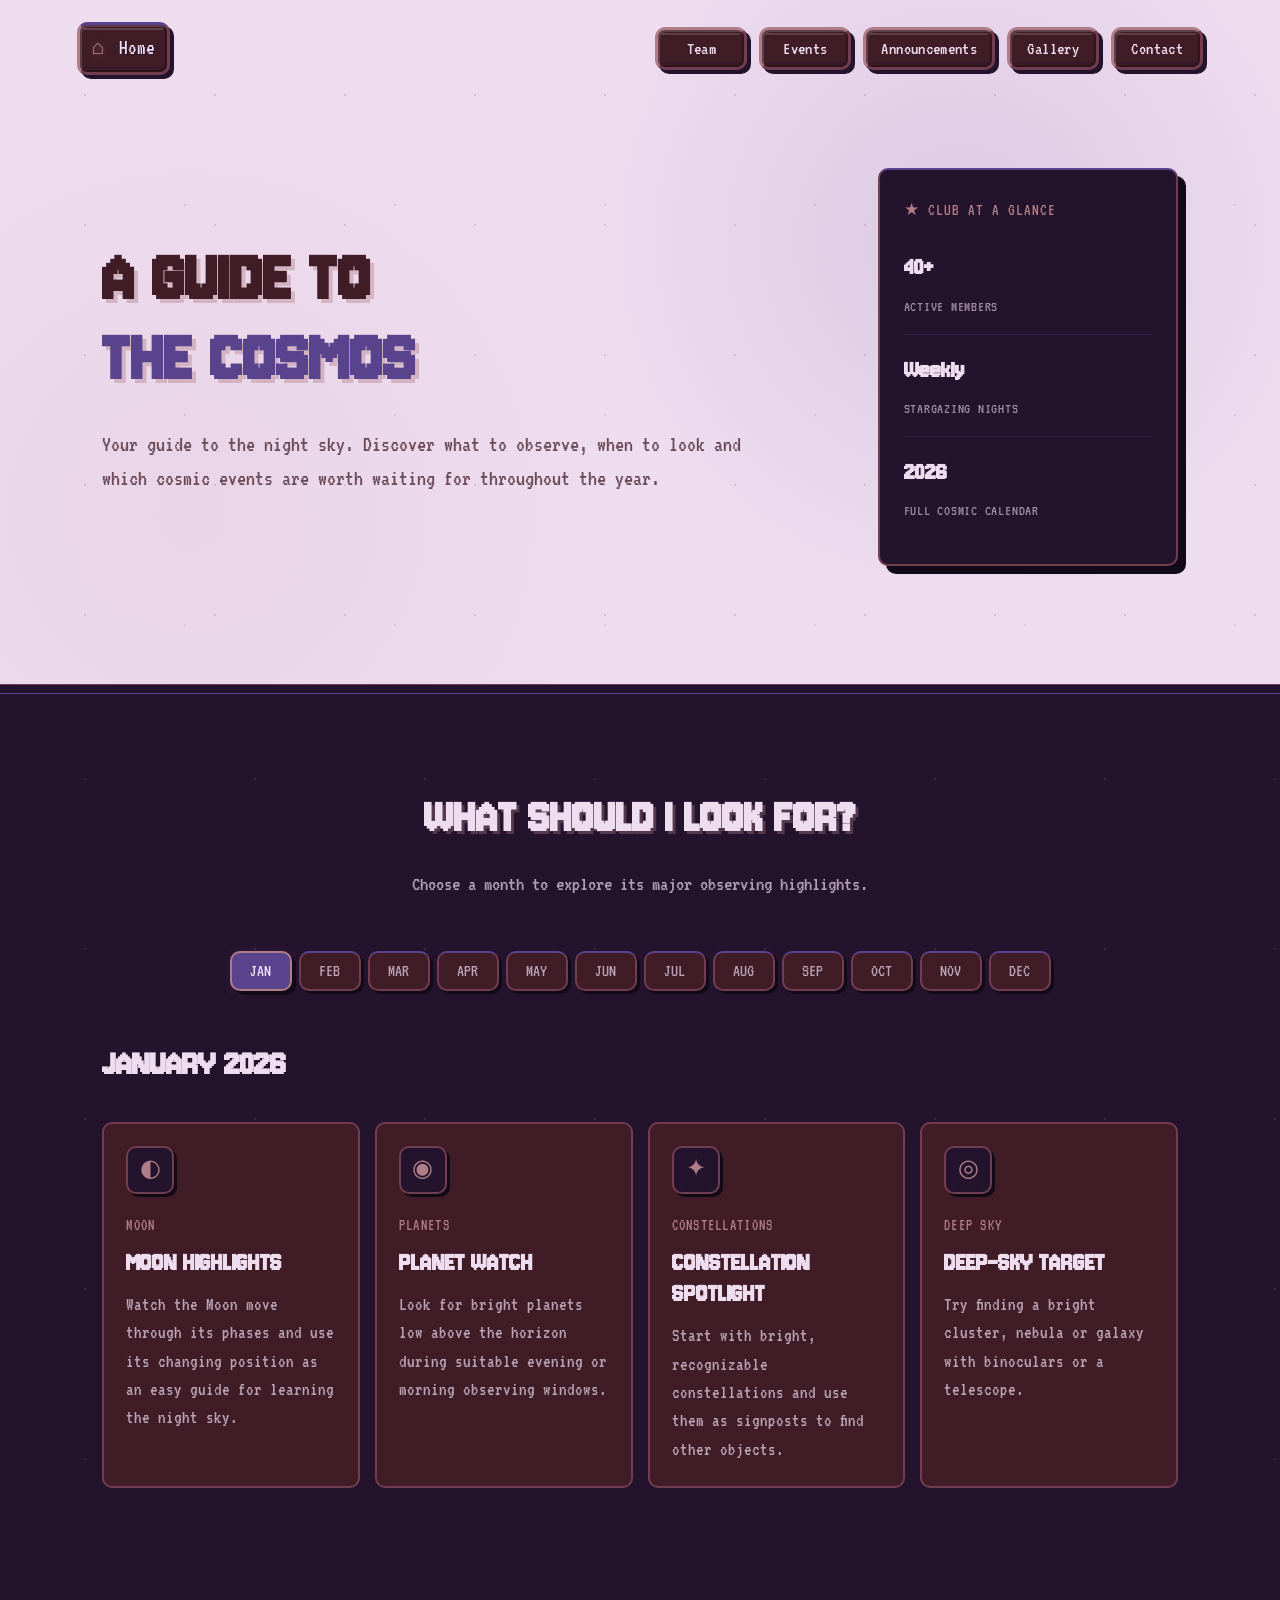
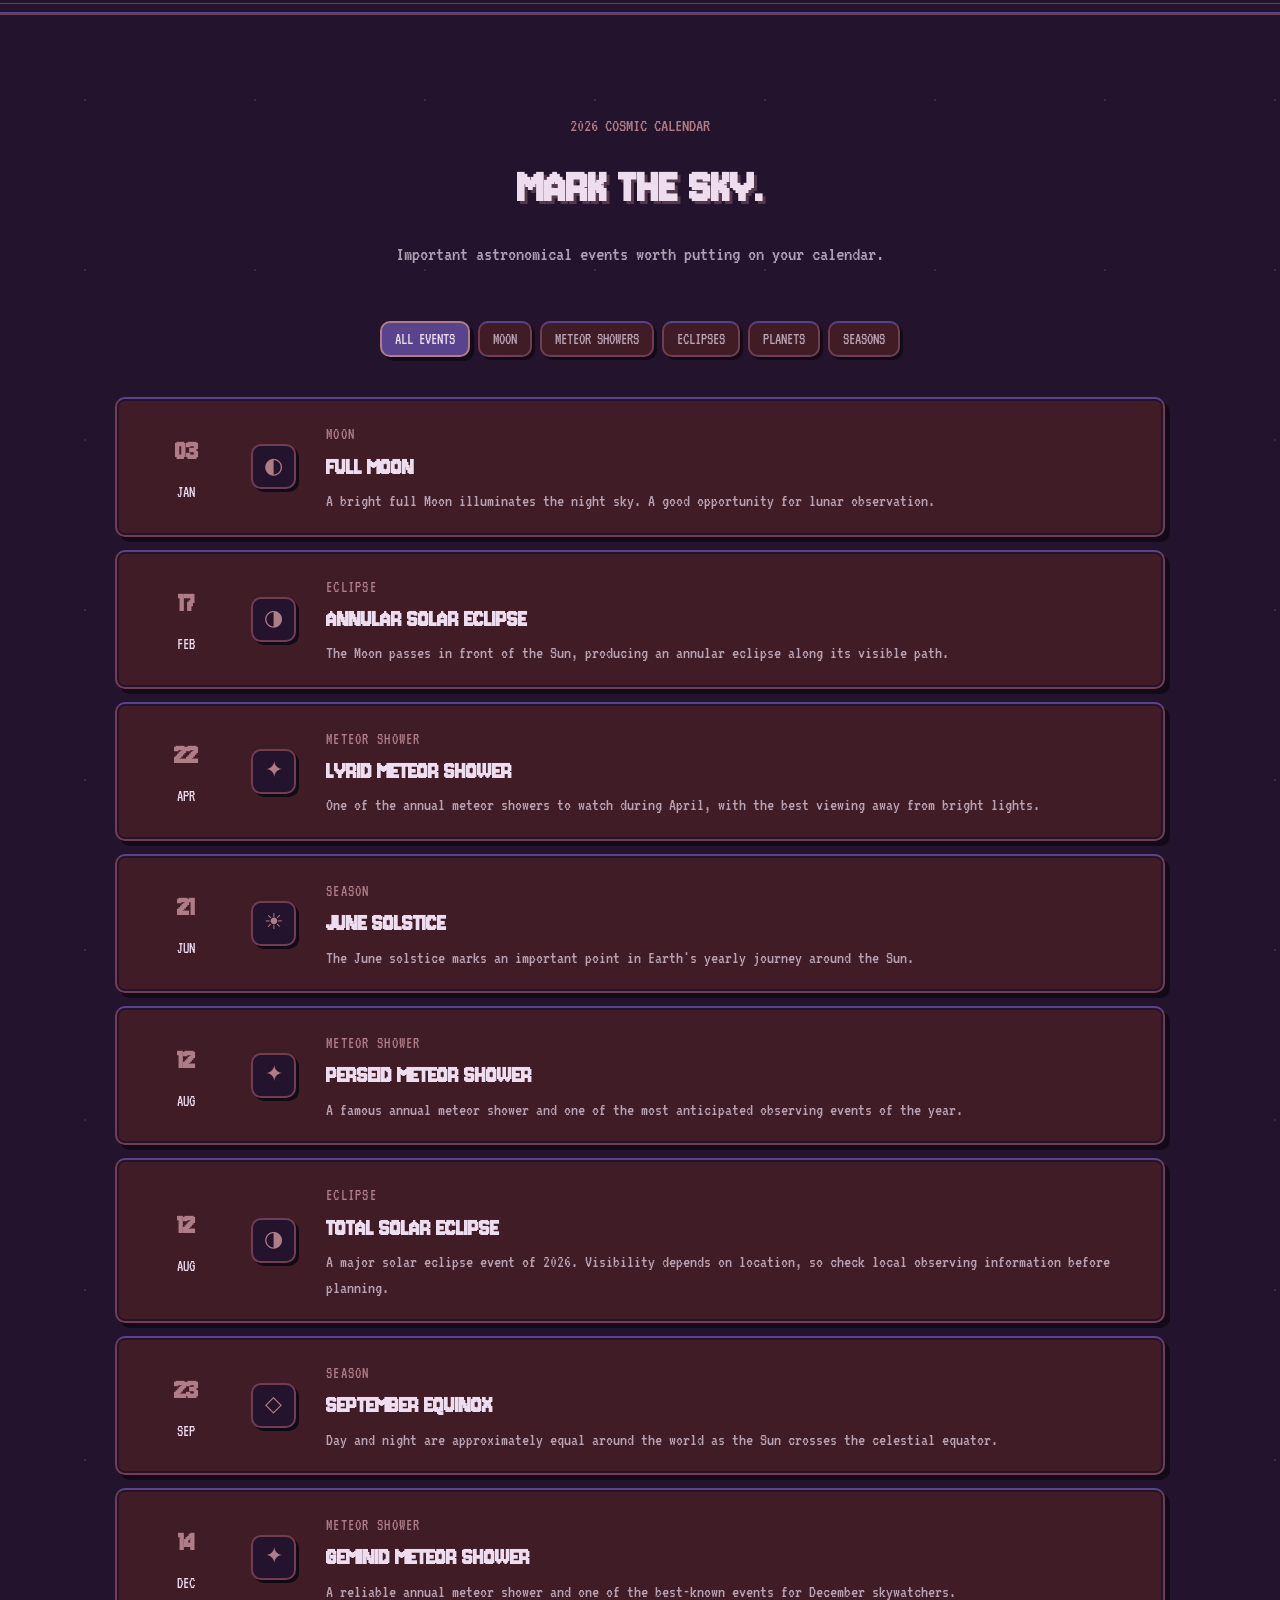
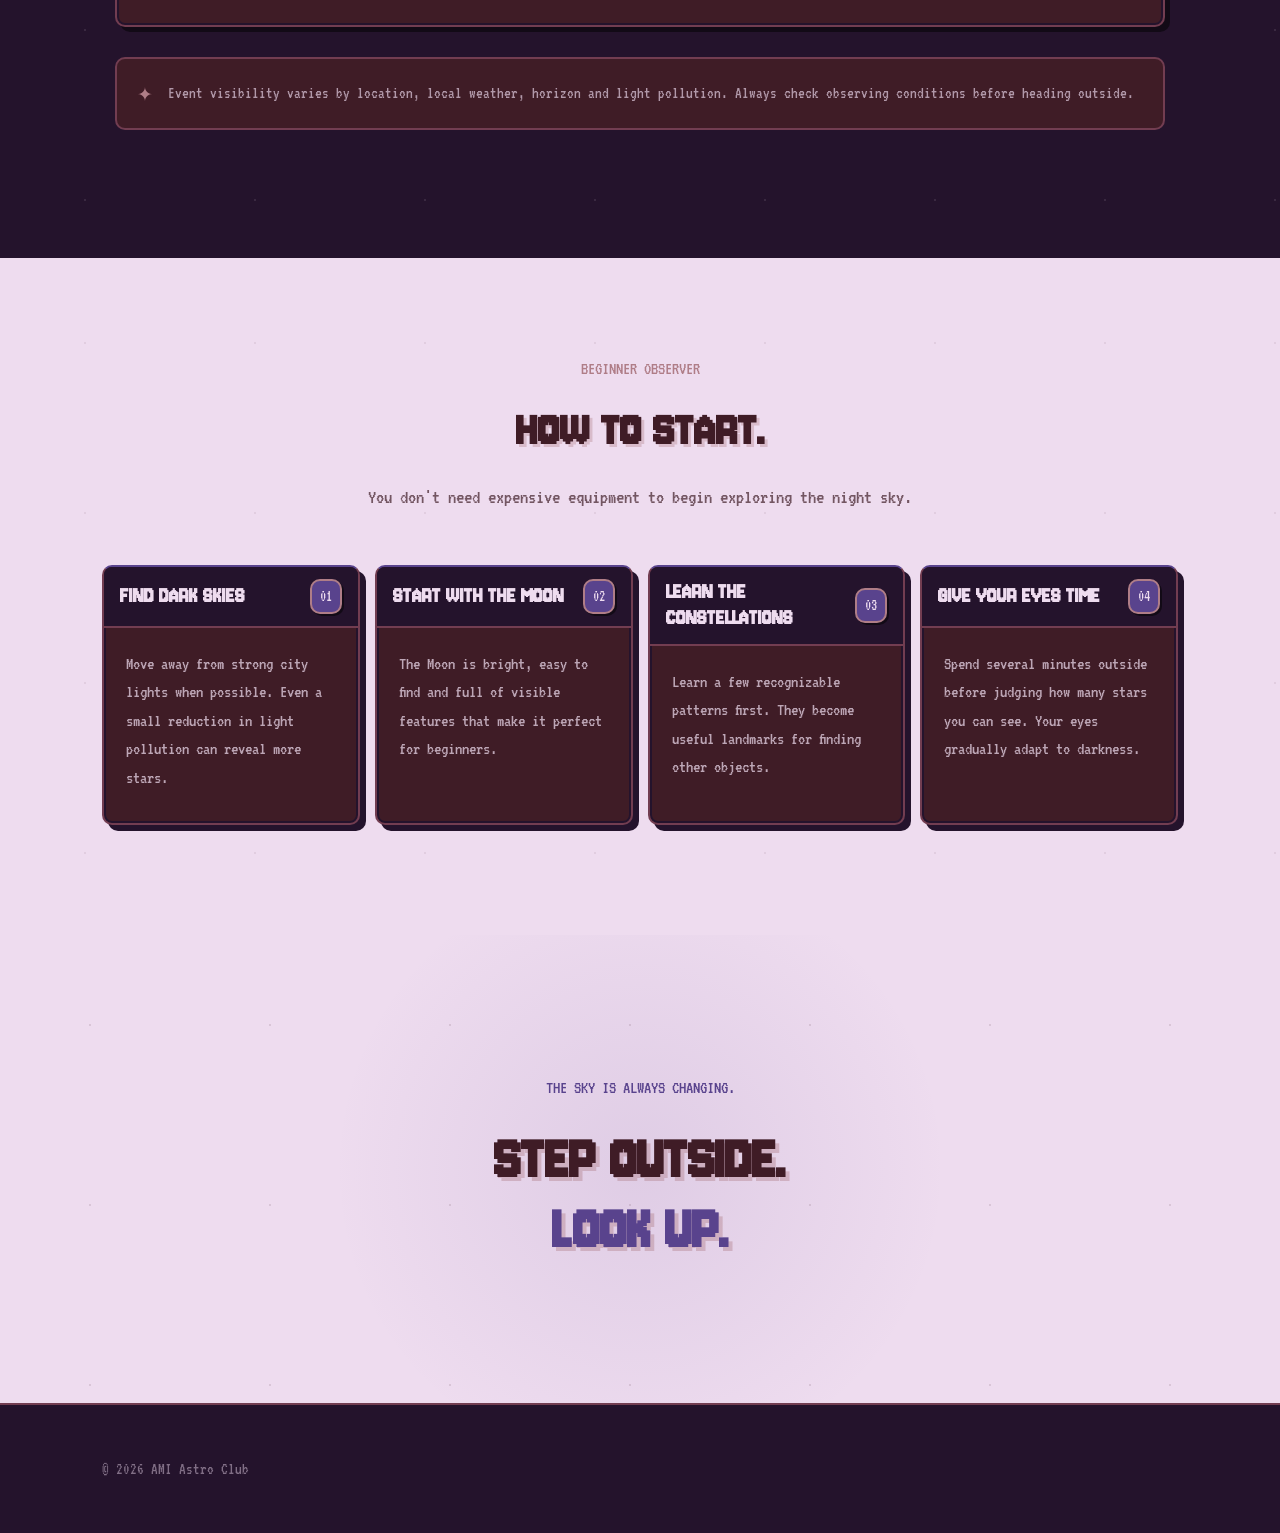
<file: sky-guide.html>
<!DOCTYPE html>
<html lang="en">

<head>
    <meta charset="UTF-8">
    <meta name="viewport" content="width=device-width, initial-scale=1.0">

    <title>Sky Guide | AMI Astro Club</title>

    <link rel="stylesheet" href="sky-guide.css">
</head>

<body>

    <header class="navbar">

        <a href="index.html" class="home-link">
            <span>⌂</span> Home
        </a>

        <button class="menu-toggle"
                id="menuToggle"
                aria-label="Open navigation"
                aria-expanded="false">
            ☰
        </button>

        <nav class="nav-links" id="navLinks">
            <a href="committee.html">Team</a>
            <a href="events.html">Events</a>
            <a href="announcements.html">Announcements</a>
            <a href="gallery.html">Gallery</a>
            <a href="contact.html">Contact </a>
        </nav>

    </header>

    <main>

        <section class="sky-hero">

            <div class="hero-content">

                <h1>
                    A GUIDE TO<br>
                    <span>THE COSMOS</span>
                </h1>

                <p class="hero-description">
                    Your guide to the night sky. Discover what to observe,
                    when to look and which cosmic events are worth waiting for
                    throughout the year.
                </p>

            </div>

            <div class="hero-side">

                <span class="hero-side-label">
                    ★ CLUB AT A GLANCE
                </span>

                <div class="hero-stat">
                    <strong>40+</strong>
                    <span>ACTIVE MEMBERS</span>
                </div>

                <div class="hero-stat">
                    <strong>Weekly</strong>
                    <span>STARGAZING NIGHTS</span>
                </div>

                <div class="hero-stat">
                    <strong>2026</strong>
                    <span>FULL COSMIC CALENDAR</span>
                </div>

            </div>

        </section>

        <div class="section-divider"></div>

        <section class="sky-guide-section">

            <div class="section-heading">

                <h2>
                    WHAT SHOULD I LOOK FOR?
                </h2>

                <p>
                    Choose a month to explore its major observing highlights.
                </p>

            </div>

            <div class="month-selector">

                <button class="month-button active" data-month="january">
                    JAN
                </button>

                <button class="month-button" data-month="february">
                    FEB
                </button>

                <button class="month-button" data-month="march">
                    MAR
                </button>

                <button class="month-button" data-month="april">
                    APR
                </button>

                <button class="month-button" data-month="may">
                    MAY
                </button>

                <button class="month-button" data-month="june">
                    JUN
                </button>

                <button class="month-button" data-month="july">
                    JUL
                </button>

                <button class="month-button" data-month="august">
                    AUG
                </button>

                <button class="month-button" data-month="september">
                    SEP
                </button>

                <button class="month-button" data-month="october">
                    OCT
                </button>

                <button class="month-button" data-month="november">
                    NOV
                </button>

                <button class="month-button" data-month="december">
                    DEC
                </button>

            </div>

            <div class="month-display">

                <div class="month-heading">

                    <div>
                        <h2 id="monthTitle">
                            JANUARY 2026
                        </h2>
                    </div>

                </div>

                <div class="sky-grid">

                    <article class="sky-card">

                        <div class="sky-card-icon">
                            ◐
                        </div>

                        <span class="sky-card-label">
                            MOON
                        </span>

                        <h3 id="moonTitle">
                            MOON HIGHLIGHTS
                        </h3>

                        <p id="moonText">
                            Watch the Moon move through its phases and use
                            its changing position as an easy guide for
                            learning the night sky.
                        </p>

                    </article>

                    <article class="sky-card">

                        <div class="sky-card-icon">
                            ◉
                        </div>

                        <span class="sky-card-label">
                            PLANETS
                        </span>

                        <h3 id="planetTitle">
                            PLANET WATCH
                        </h3>

                        <p id="planetText">
                            Look for bright planets low above the horizon
                            during suitable evening or morning observing
                            windows.
                        </p>

                    </article>

                    <article class="sky-card">

                        <div class="sky-card-icon">
                            ✦
                        </div>

                        <span class="sky-card-label">
                            CONSTELLATIONS
                        </span>

                        <h3 id="constellationTitle">
                            CONSTELLATION SPOTLIGHT
                        </h3>

                        <p id="constellationText">
                            Start with bright, recognizable constellations
                            and use them as signposts to find other objects.
                        </p>

                    </article>

                    <article class="sky-card">

                        <div class="sky-card-icon">
                            ◎
                        </div>

                        <span class="sky-card-label">
                            DEEP SKY
                        </span>

                        <h3 id="deepSkyTitle">
                            DEEP-SKY TARGET
                        </h3>

                        <p id="deepSkyText">
                            Try finding a bright cluster, nebula or galaxy
                            with binoculars or a telescope.
                        </p>

                    </article>

                </div>

            </div>

        </section>

        <div class="section-divider"></div>

        <section class="calendar-section">

            <div class="section-heading">

                <p class="section-label">
                    2026 COSMIC CALENDAR
                </p>

                <h2>
                    MARK THE SKY.
                </h2>

                <p>
                    Important astronomical events worth putting on your calendar.
                </p>

            </div>

            <div class="calendar-filters">

                <button class="calendar-filter active"
                        data-filter="all">
                    ALL EVENTS
                </button>

                <button class="calendar-filter"
                        data-filter="moon">
                    MOON
                </button>

                <button class="calendar-filter"
                        data-filter="meteor">
                    METEOR SHOWERS
                </button>

                <button class="calendar-filter"
                        data-filter="eclipse">
                    ECLIPSES
                </button>

                <button class="calendar-filter"
                        data-filter="planet">
                    PLANETS
                </button>

                <button class="calendar-filter"
                        data-filter="season">
                    SEASONS
                </button>

            </div>

            <div class="calendar-list">

                <article class="calendar-event"
                         data-type="moon">

                    <div class="event-date">
                        <strong>03</strong>
                        <span>JAN</span>
                    </div>

                    <div class="event-icon">
                        ◐
                    </div>

                    <div class="event-info">

                        <span class="event-type">
                            MOON
                        </span>

                        <h3>
                            FULL MOON
                        </h3>

                        <p>
                            A bright full Moon illuminates the night sky.
                            A good opportunity for lunar observation.
                        </p>

                    </div>

                </article>

                <article class="calendar-event"
                         data-type="eclipse">

                    <div class="event-date">
                        <strong>17</strong>
                        <span>FEB</span>
                    </div>

                    <div class="event-icon">
                        ◑
                    </div>

                    <div class="event-info">

                        <span class="event-type">
                            ECLIPSE
                        </span>

                        <h3>
                            ANNULAR SOLAR ECLIPSE
                        </h3>

                        <p>
                            The Moon passes in front of the Sun, producing
                            an annular eclipse along its visible path.
                        </p>

                    </div>

                </article>

                <article class="calendar-event"
                         data-type="meteor">

                    <div class="event-date">
                        <strong>22</strong>
                        <span>APR</span>
                    </div>

                    <div class="event-icon">
                        ✦
                    </div>

                    <div class="event-info">

                        <span class="event-type">
                            METEOR SHOWER
                        </span>

                        <h3>
                            LYRID METEOR SHOWER
                        </h3>

                        <p>
                            One of the annual meteor showers to watch during
                            April, with the best viewing away from bright lights.
                        </p>

                    </div>

                </article>

                <article class="calendar-event"
                         data-type="season">

                    <div class="event-date">
                        <strong>21</strong>
                        <span>JUN</span>
                    </div>

                    <div class="event-icon">
                            ☀
                    </div>

                    <div class="event-info">

                        <span class="event-type">
                            SEASON
                        </span>

                        <h3>
                            JUNE SOLSTICE
                        </h3>

                        <p>
                            The June solstice marks an important point in
                            Earth's yearly journey around the Sun.
                        </p>

                    </div>

                </article>

                <article class="calendar-event"
                         data-type="meteor">

                    <div class="event-date">
                        <strong>12</strong>
                        <span>AUG</span>
                    </div>

                    <div class="event-icon">
                        ✦
                    </div>

                    <div class="event-info">

                        <span class="event-type">
                            METEOR SHOWER
                        </span>

                        <h3>
                            PERSEID METEOR SHOWER
                        </h3>

                        <p>
                            A famous annual meteor shower and one of the
                            most anticipated observing events of the year.
                        </p>

                    </div>

                </article>

                <article class="calendar-event"
                         data-type="eclipse">

                    <div class="event-date">
                        <strong>12</strong>
                        <span>AUG</span>
                    </div>

                    <div class="event-icon">
                        ◑
                    </div>

                    <div class="event-info">

                        <span class="event-type">
                            ECLIPSE
                        </span>

                        <h3>
                            TOTAL SOLAR ECLIPSE
                        </h3>

                        <p>
                            A major solar eclipse event of 2026. Visibility
                            depends on location, so check local observing
                            information before planning.
                        </p>

                    </div>

                </article>

                <article class="calendar-event"
                         data-type="season">

                    <div class="event-date">
                        <strong>23</strong>
                        <span>SEP</span>
                    </div>

                    <div class="event-icon">
                        ◇
                    </div>

                    <div class="event-info">

                        <span class="event-type">
                            SEASON
                        </span>

                        <h3>
                            SEPTEMBER EQUINOX
                        </h3>

                        <p>
                            Day and night are approximately equal around
                            the world as the Sun crosses the celestial equator.
                        </p>

                    </div>

                </article>

                <article class="calendar-event"
                         data-type="meteor">

                    <div class="event-date">
                        <strong>14</strong>
                        <span>DEC</span>
                    </div>

                    <div class="event-icon">
                        ✦
                    </div>

                    <div class="event-info">

                        <span class="event-type">
                            METEOR SHOWER
                        </span>

                        <h3>
                            GEMINID METEOR SHOWER
                        </h3>

                        <p>
                            A reliable annual meteor shower and one of the
                            best-known events for December skywatchers.
                        </p>

                    </div>

                </article>

            </div>

            <div class="calendar-note">

                <span>✦</span>

                <p>
                    Event visibility varies by location, local weather,
                    horizon and light pollution. Always check observing
                    conditions before heading outside.
                </p>

            </div>

        </section>

        <section class="observing-section">

            <div class="section-heading">

                <p class="section-label">
                    BEGINNER OBSERVER
                </p>

                <h2>
                    HOW TO START.
                </h2>

                <p>
                    You don't need expensive equipment to begin exploring
                    the night sky.
                </p>

            </div>

            <div class="observing-grid">

                <article class="observing-card">

                    <div class="observing-card-header">
                        <h3>FIND DARK SKIES</h3>
                        <span class="observing-card-id">01</span>
                    </div>

                    <div class="observing-card-body">

                        <p>
                            Move away from strong city lights when possible.
                            Even a small reduction in light pollution can reveal
                            more stars.
                        </p>

                    </div>

                </article>

                <article class="observing-card">

                    <div class="observing-card-header">
                        <h3>START WITH THE MOON</h3>
                        <span class="observing-card-id">02</span>
                    </div>

                    <div class="observing-card-body">

                        <p>
                            The Moon is bright, easy to find and full of visible
                            features that make it perfect for beginners.
                        </p>

                    </div>

                </article>

                <article class="observing-card">

                    <div class="observing-card-header">
                        <h3>LEARN THE CONSTELLATIONS</h3>
                        <span class="observing-card-id">03</span>
                    </div>

                    <div class="observing-card-body">

                        <p>
                            Learn a few recognizable patterns first. They become
                            useful landmarks for finding other objects.
                        </p>

                    </div>

                </article>

                <article class="observing-card">

                    <div class="observing-card-header">
                        <h3>GIVE YOUR EYES TIME</h3>
                        <span class="observing-card-id">04</span>
                    </div>

                    <div class="observing-card-body">

                        <p>
                            Spend several minutes outside before judging how many
                            stars you can see. Your eyes gradually adapt to darkness.
                        </p>

                    </div>

                </article>

            </div>

        </section>

        <section class="closing">

            <p class="closing-label">
                THE SKY IS ALWAYS CHANGING.
            </p>

            <h2>
                STEP OUTSIDE.<br>
                <span>LOOK UP.</span>
            </h2>

        </section>

    </main>

    <footer>

        <p class="copyright">
            © 2026 AMI Astro Club
        </p>

    </footer>

    <script src="sky-guide.js"></script>

</body>

</html>
</file>
<file: main.css>
@import url('https://fonts.googleapis.com/css2?family=DotGothic16&family=Jersey+10&family=VT323&display=swap');

* {
    margin: 0;
    padding: 0;
    box-sizing: border-box;
    -webkit-text-size-adjust: 100%;
    text-size-adjust: 100%;
}

html {
    scroll-behavior: smooth;
}

body {
    background: #EEDCEF;
    color: #3F1C26;
    font-family: 'DotGothic16', monospace;
    line-height: 1.7;
    overflow-x: hidden;
}

a {
    color: inherit;
    text-decoration: none;
}

button {
    font-family: inherit;
}

::selection {
    background: #59438D;
    color: #EEDCEF;
}

.navbar {
    width: 100%;
    padding: 22px 6%;
    display: flex;
    align-items: center;
    justify-content: space-between;
    position: absolute;
    top: 0;
    left: 0;
    z-index: 100;
}

.home-link {
    position: relative;
    font-family: 'VT323', monospace;
    font-size: 1.35rem;
    color: #EEDCEF;
    padding: 5px 12px;
    background: #3F1C26;
    border: 3px solid #723D51;
    border-top-color: #59438D;
    border-left-color: #723D51;
    box-shadow:
        4px 4px 0 #24132C,
        inset 2px 2px 0 rgba(255,255,255,0.16),
        inset -2px -2px 0 rgba(0,0,0,0.3);
    text-shadow: 1px 1px 0 #24132C;
    border-radius: 10px;
    transition:
        transform 0.12s steps(2),
        background 0.12s steps(2),
        border-color 0.12s steps(2),
        box-shadow 0.12s steps(2);
}

.home-link::before {
    content: "";
    position: absolute;
    top: 3px;
    left: 4px;
    right: 4px;
    height: 2px;
    background: rgba(255,255,255,0.2);
    pointer-events: none;
}

.home-link::after {
    content: "";
    position: absolute;
    bottom: 3px;
    left: 5px;
    right: 5px;
    height: 2px;
    background: rgba(20,15,35,0.4);
    pointer-events: none;
}

.home-link span {
    color: #EEDCEF;
    margin-right: 5px;
    text-shadow: 0 0 7px rgba(89,67,141,0.65);
}

.home-link:hover {
    color: #EEDCEF;
    background: #59438D;
    border-top-color: #EEDCEF;
    border-left-color: #EEDCEF;
    border-right-color: #24132C;
    border-bottom-color: #24132C;
    transform: translate(-2px, -2px);
    box-shadow:
        6px 6px 0 #24132C,
        0 0 16px rgba(89,67,141,0.3),
        inset 2px 2px 0 rgba(255,255,255,0.2),
        inset -2px -2px 0 rgba(0,0,0,0.22);
}

.home-link:hover span {
    color: #EEDCEF;
}

.nav-links {
    display: flex;
    gap: 12px;
    align-items: center;
}

.nav-links a {
    position: relative;
    display: inline-block;
    min-width: 92px;
    padding: 9px 15px 8px;
    color: #EEDCEF;
    background: #3F1C26;
    border: 3px solid #723D51;
    border-top-color: #59438D;
    border-left-color: #723D51;
    font-family: 'VT323', monospace;
    font-size: 1.15rem;
    line-height: 1.1;
    text-align: center;
    letter-spacing: 0.02em;
    box-shadow:
        4px 4px 0 #24132C,
        inset 2px 2px 0 rgba(255,255,255,0.18),
        inset -2px -2px 0 rgba(0,0,0,0.28);
    border-radius: 10px;
    transition:
        transform 0.12s steps(2),
        background 0.12s steps(2),
        border-color 0.12s steps(2),
        box-shadow 0.12s steps(2);
}

.nav-links a::before {
    content: "";
    position: absolute;
    top: 3px;
    left: 4px;
    right: 4px;
    height: 2px;
    background: rgba(255,255,255,0.16);
    pointer-events: none;
}

.nav-links a::after {
    content: "";
    position: absolute;
    bottom: 3px;
    left: 5px;
    right: 5px;
    height: 2px;
    background: rgba(20,15,35,0.35);
    pointer-events: none;
}

.nav-links a:hover,
.nav-links a.active {
    color: #EEDCEF;
    background: #59438D;
    border-top-color: #EEDCEF;
    border-left-color: #EEDCEF;
    border-right-color: #24132C;
    border-bottom-color: #24132C;
    transform: translate(-2px, -2px);
    box-shadow:
        6px 6px 0 #24132C,
        0 0 14px rgba(89,67,141,0.28),
        inset 2px 2px 0 rgba(255,255,255,0.22),
        inset -2px -2px 0 rgba(0,0,0,0.22);
}

.nav-links a:active {
    transform: translate(2px, 2px);
    background: #3F1C26;
    border-top-color: #24132C;
    border-left-color: #24132C;
    border-right-color: #723D51;
    border-bottom-color: #723D51;
    box-shadow:
        1px 1px 0 #24132C,
        inset 2px 2px 0 rgba(0,0,0,0.22),
        inset -2px -2px 0 rgba(255,255,255,0.12);
}

.menu-toggle {
    display: none;
    background: none;
    border: none;
    color: #3F1C26;
    font-size: 1.7rem;
    cursor: pointer;
}

.hero {
    min-height: 100vh;
    padding: 150px 8% 80px;
    display: flex;
    align-items: center;
    justify-content: space-between;
    gap: 70px;
    position: relative;
    overflow: hidden;
    background: #EEDCEF;
}

.hero-content {
    max-width: 720px;
    position: relative;
    z-index: 2;
}

.hero h1 {
    font-family: 'Jersey 10', monospace;
    font-size: clamp(3rem, 5.5vw, 5.5rem);
    line-height: 1.0;
    letter-spacing: 0.03em;
    color: #3F1C26;
    text-shadow: 4px 4px 0 rgba(175,125,135,0.5);
}

.hero h1 span {
    color: #59438D;
}

.hero-description {
    max-width: 600px;
    margin-top: 30px;
    color: rgba(63,28,38,0.75);
    font-size: 1.0rem;
    line-height: 1.9;
    font-weight: bold;
    letter-spacing: 0.04em;
}

.hero-buttons {
    display: flex;
    gap: 15px;
    margin-top: 32px;
    flex-wrap: wrap;
}

.button {
    position: relative;
    display: inline-block;
    padding: 12px 20px 11px;
    color: #EEDCEF;
    background: #3F1C26;
    border: 3px solid #723D51;
    border-top-color: #59438D;
    border-left-color: #723D51;
    font-family: 'DotGothic16', monospace;
    font-size: 1.3rem;
    line-height: 1.1;
    text-align: center;
    letter-spacing: 0.02em;
    box-shadow:
        4px 4px 0 #24132C,
        inset 2px 2px 0 rgba(255,255,255,0.18),
        inset -2px -2px 0 rgba(0,0,0,0.28);
    border-radius: 10px;
    transition:
        transform 0.12s steps(2),
        background 0.12s steps(2),
        border-color 0.12s steps(2),
        box-shadow 0.12s steps(2);
}

.button::before {
    content: "";
    position: absolute;
    top: 3px;
    left: 4px;
    right: 4px;
    height: 2px;
    background: rgba(255,255,255,0.16);
    pointer-events: none;
}

.button::after {
    content: "";
    position: absolute;
    bottom: 3px;
    left: 5px;
    right: 5px;
    height: 2px;
    background: rgba(20,15,35,0.35);
    pointer-events: none;
}

.button:hover {
    background: #59438D;
    border-top-color: #EEDCEF;
    border-left-color: #EEDCEF;
    border-right-color: #24132C;
    border-bottom-color: #24132C;
    transform: translate(-2px, -2px);
    box-shadow:
        6px 6px 0 #24132C,
        0 0 14px rgba(89,67,141,0.28),
        inset 2px 2px 0 rgba(255,255,255,0.22),
        inset -2px -2px 0 rgba(0,0,0,0.22);
}

.button:active {
    transform: translate(2px, 2px);
    background: #3F1C26;
    border-top-color: #24132C;
    border-left-color: #24132C;
    border-right-color: #723D51;
    border-bottom-color: #723D51;
    box-shadow:
        1px 1px 0 #24132C,
        inset 2px 2px 0 rgba(0,0,0,0.22),
        inset -2px -2px 0 rgba(255,255,255,0.12);
}

.about-button {
    padding-left: 30px;
    padding-right: 30px;
}

.primary-button {
    background: #59438D;
    border-top-color: #EEDCEF;
    border-left-color: #EEDCEF;
    border-right-color: #24132C;
    border-bottom-color: #24132C;
    box-shadow:
        4px 4px 0 #24132C,
        0 0 14px rgba(89,67,141,0.22),
        inset 2px 2px 0 rgba(255,255,255,0.22),
        inset -2px -2px 0 rgba(0,0,0,0.22);
}

.primary-button:hover {
    transform: translate(-2px, -2px);
    box-shadow:
        6px 6px 0 #24132C,
        0 0 18px rgba(89,67,141,0.32),
        inset 2px 2px 0 rgba(255,255,255,0.25),
        inset -2px -2px 0 rgba(0,0,0,0.2);
}

.hero-image {
    width: min(35vw, 430px);
    position: relative;
    z-index: 2;
    flex-shrink: 0;
    display: flex;
    flex-direction: column;
    align-items: center;
    justify-content: center;
}

.hero-image img {
    width: 100%;
    aspect-ratio: 1 / 1;
    object-fit: cover;
    display: block;
    background: transparent;
    mix-blend-mode: multiply;
    box-shadow:
        0 0 35px rgba(89,67,141,0.25),
        0 0 90px rgba(175,125,135,0.15);
}

.image-caption {
    display: block;
    margin-top: 14px;
    max-width: 90%;
    font-family: 'DotGothic16', monospace;
    font-size: 1rem;
    line-height: 1.5;
    letter-spacing: 0.03em;
    color: rgba(63,28,38,0.55);
    text-align: center;
    font-weight: bold;
}

.section-divider {
    min-height: 90px;
    width: 100%;
    padding: 0 1.5%;
    display: flex;
    align-items: center;
    justify-content: center;
    gap: clamp(25px, 4vw, 55px);
    position: relative;
    background: #EEDCEF;
    overflow: hidden;
}

.divider-images {
    flex: 1;
    min-width: 0;
    max-width: 330px;
    display: flex;
    flex-direction: row;
    align-items: center;
    justify-content: space-between;
    gap: 26px;
}

.divider-images img {
    width: 25px;
    height: 25px;
    flex: 0 0 25px;
    object-fit: contain;
    display: block;
    position: relative;
    z-index: 2;
    image-rendering: pixelated;
    filter: drop-shadow(0 0 8px rgba(89,67,141,0.45));
}

.divider-images img:nth-child(2),
.divider-images img:nth-child(3) {
    width: 34px;
    height: 34px;
    flex-basis: 34px;
}

.divider-text {
    display: flex;
    align-items: center;
    justify-content: center;
    gap: 12px;
    flex-shrink: 0;
    white-space: nowrap;
}

.divider-text > span:not(.divider-star) {
    color: #59438D;
    font-family: 'Jersey 10', monospace;
    font-size: clamp(2.3rem, 3.2vw, 2.6rem);
    line-height: 1.6;
    letter-spacing: 0.04em;
    text-align: center;
    text-shadow: 0 0 12px rgba(89,67,141,0.4);
}

.divider-star {
    color: #59438D;
    font-family: 'DotGothic16', monospace;
    font-size: 1.65rem;
    line-height: 1;
}


.soft-divider {
    height: 60px;
    width: 100%;
    background: linear-gradient(to right, transparent, rgba(89,67,141,0.15), transparent);
    opacity: 0.5;
}

.cosmic-fact {
    position: relative;
    min-height: 480px;
    padding: 90px 8%;
    display: grid;
    grid-template-columns: minmax(360px, 0.9fr) minmax(420px, 1.1fr);
    align-items: center;
    gap: 80px;
    overflow: hidden;
    background: #EEDCEF;
}


.fact-visual-wrap {
    width: min(100%, 470px);
    justify-self: center;
    grid-column: 1;
    grid-row: 1;
    display: flex;
    flex-direction: column;
    align-items: center;
}

.fact-visual {
    width: 100%;
    aspect-ratio: 1 / 1;
    position: relative;
}

.fact-image {
    width: 74%;
    height: 74%;
    position: absolute;
    left: 13%;
    top: 13%;
    z-index: 5;
    overflow: hidden;
    background: #24132C;
    border: 2px solid #59438D;
    box-shadow:
        0 0 0 3px #24132C,
        0 0 25px rgba(89,67,141,0.25);
    animation: pixelFrame 2.8s steps(1) infinite;
}

.fact-image img {
    width: 100%;
    height: 100%;
    object-fit: cover;
    display: block;
}

.fact-image::after {
    content: "+";
    position: absolute;
    right: 12px;
    bottom: 8px;
    z-index: 3;
    color: #EEDCEF;
    font-family: 'DotGothic16', monospace;
    font-size: 1.5rem;
}

@keyframes pixelFrame {
    0%, 100% {
        border-color: #723D51;
        box-shadow:
            0 0 0 3px #24132C,
            0 0 25px rgba(89,67,141,0.18);
    }

    50% {
        border-color: #AF7D87;
        box-shadow:
            0 0 0 3px #24132C,
            0 0 35px rgba(89,67,141,0.35);
    }
}

.fact-content {
    max-width: 760px;
    position: relative;
    z-index: 10;
    text-align: left;
    grid-column: 2;
    grid-row: 1;
}

.fact-top {
    display: flex;
    align-items: center;
    gap: 10px;
    margin-bottom: 18px;
}

.fact-symbol {
    color: #59438D;
    font-size: 1rem;
}

.fact-label {
    font-family: 'Jersey 10', monospace;
    font-size: 1.85rem;
    color: #59438D;
    letter-spacing: 0.04em;
}

.fact-content h2 {
    max-width: 780px;
    margin: 0;
    color: #3F1C26;
    font-family: 'Jersey 10', monospace;
    font-size: clamp(1.15rem, 2.7vw, 1.9rem);
    line-height: 1.8;
    letter-spacing: 0.03em;
    text-transform: uppercase;
    text-shadow: 4px 4px 0 rgba(175,125,135,0.35);
}

.fact-explanation {
    max-width: 700px;
    margin: 22px 0 0;
    color: rgba(63,28,38,0.75);
    font-family: 'DotGothic16', monospace;
    font-size: 1.7rem;
    line-height: 1.65;
    font-weight: bold;
    letter-spacing: -0.01em;
}

.weekly-news {
    position: relative;
    padding: 90px 8%;
    background: #EEDCEF;
    overflow: hidden;
}

.news-heading {
    max-width: 800px;
    position: relative;
    z-index: 2;
    margin-bottom: 50px;
}

.news-heading h2 {
    margin-top: 22px;
    color: #3F1C26;
    font-family: 'Jersey 10', monospace;
    font-size: clamp(1.6rem, 4vw, 3rem);
    line-height: 1.5;
    letter-spacing: 0.03em;
    text-shadow: 4px 4px 0 rgba(175,125,135,0.5);
}

.news-heading p {
    max-width: 650px;
    margin-top: 20px;
    color: rgba(63,28,38,0.75);
    font-size: 1rem;
    line-height: 1.9;
    font-weight: bold;
}

.news-grid {
    display: grid;
    grid-template-columns: repeat(3, 1fr);
    gap: 30px;
    position: relative;
    z-index: 2;
}


.news-card {
    min-height: 340px;
    padding: 0;
    position: relative;
    display: flex;
    flex-direction: column;
    background: #3F1C26;
    border: 2px solid #723D51;
    border-radius: 10px;
    box-shadow: 6px 6px 0 #24132C;
    transition:
        transform 0.12s steps(2),
        border-color 0.12s steps(2),
        box-shadow 0.12s steps(2);
}

.news-card:hover {
    transform: translate(-3px, -3px);
    border-color: #AF7D87;
    box-shadow: 9px 9px 0 #24132C;
}

.news-card-top {
    display: flex;
    justify-content: space-between;
    align-items: center;
    gap: 12px;
    padding: 16px 22px;
    border-bottom: 2px solid #723D51;
    background: rgba(89,67,141,0.14);
}

.news-category {
    font-family: 'Jersey 10', monospace;
    font-size: 1rem;
    letter-spacing: 0.04em;
    color: #EEDCEF;
}

.news-date {
    font-family: 'DotGothic16', monospace;
    font-size: 0.8rem;
    letter-spacing: 0.06em;
    color: rgba(238,220,239,0.6);
}

.news-card h3 {
    margin: 0;
    padding: 20px 24px 0;
    font-family: 'Jersey 10', monospace;
    font-size: 1.2rem;
    line-height: 1.7;
    color: #EEDCEF;
    letter-spacing: 0.05em;
    font-weight: normal;
}

.news-card p {
    margin: 14px 24px 0;
    color: rgba(238,220,239,0.75);
    font-family: 'DotGothic16', monospace;
    font-size: 1.1rem;
    line-height: 1.6;
}

.news-link {
    align-self: flex-start;
    margin: auto 24px 24px;
    padding: 8px 15px 7px;
    position: relative;
    color: #EEDCEF;
    background: #723D51;
    border: 2px solid #AF7D87;
    font-family: 'DotGothic16', monospace;
    font-size: 1.1rem;
    letter-spacing: 0.05em;
    box-shadow: 3px 3px 0 #24132C;
    transition:
        transform 0.12s steps(2),
        background 0.12s steps(2),
        box-shadow 0.12s steps(2);
}

.news-link:hover {
    background: #59438D;
    border-color: #AF7D87;
    transform: translate(-2px, -2px);
    box-shadow: 5px 5px 0 #24132C;
}

footer {
    padding: 50px 8%;
    border-top: 1px solid rgba(89,67,141,0.25);
    color: rgba(238,220,239,0.65);
    background: #24132C;
}

.copyright {
    font-family: 'DotGothic16', monospace;
    font-size: 1rem;
    opacity: 0.6;
}

@media (max-width: 1000px) {

    .hero {
        gap: 40px;
    }

    .hero-image {
        width: min(34vw, 360px);
    }

    .cosmic-fact {
        grid-template-columns: minmax(300px, 0.9fr) minmax(350px, 1.1fr);
        gap: 50px;
    }

    .fact-visual-wrap {
        width: min(100%, 400px);
    }
}

@media (max-width: 900px) {

    .hero {
        flex-direction: column;
        align-items: flex-start;
        padding-top: 140px;
    }

    .hero-content {
        max-width: 800px;
    }

    .hero-image {
        width: 70vw;
        max-width: 430px;
        align-self: center;
        margin-top: 30px;
    }

    .cosmic-fact {
        grid-template-columns: 1fr;
        gap: 50px;
        padding: 65px 6%;
    }

    .fact-visual-wrap {
        width: min(88vw, 440px);
        grid-column: 1;
        grid-row: 1;
    }

    .fact-content {
        max-width: 760px;
        grid-column: 1;
        grid-row: 2;
    }

    .news-grid {
        grid-template-columns: 1fr 1fr;
    }

    .news-card:last-child {
        grid-column: span 2;
    }

    .soft-divider {
        height: 45px;
    }
}

@media (max-width: 650px) {

    .navbar {
        padding: 20px 6%;
    }

    .menu-toggle {
        display: block;
        position: relative;
        z-index: 102;
    }

    .nav-links {
        display: none;
        position: absolute;
        top: 70px;
        left: 6%;
        right: 6%;
        background: #3F1C26;
        border: 2px solid rgba(89,67,141,0.3);
        padding: 20px;
        flex-direction: column;
        gap: 10px;
        box-shadow: 6px 6px 0 rgba(36,19,44,0.25);
    }

    .nav-links.active {
        display: flex;
    }

    .nav-links a {
        width: 100%;
        min-width: 0;
        padding: 12px;
    }

    .hero {
        min-height: auto;
        padding: 130px 6% 75px;
    }

    .hero h1 {
        font-size: clamp(1.85rem, 8vw, 3.4rem);
        line-height: 1.35;
    }

    .hero-description {
        font-size: 0.85rem;
        line-height: 1.9;
    }

    .hero-buttons {
        gap: 10px;
    }

    .button {
        padding: 11px 15px;
        font-size: 1.1rem;
    }

    .hero-image {
        width: 78vw;
        max-width: 400px;
        margin-top: 20px;
    }


    .image-caption {
        font-size: 0.75rem;
        max-width: 95%;
    }

    .section-divider {
        min-height: 72px;
        gap: 5px;
        padding: 0 1%;
    }

    .divider-images {
        gap: 7px;
        max-width: 150px;
    }

    .divider-images img {
        width: 15px;
        height: 15px;
        flex-basis: 15px;
    }

    .divider-images img:nth-child(2),
    .divider-images img:nth-child(3) {
        width: 21px;
        height: 21px;
        flex-basis: 21px;
    }

    .divider-text {
        gap: 4px;
        white-space: normal;
        text-align: center;
    }

    .divider-text > span:not(.divider-star) {
        font-size: 0.75rem;
        letter-spacing: 0;
    }

    .divider-star {
        font-size: 1.15rem;
    }

    .soft-divider {
        height: 32px;
    }

    .cosmic-fact {
        padding: 55px 6%;
        gap: 40px;
    }

    .fact-visual-wrap {
        width: 90vw;
        max-width: 400px;

}

    .fact-content h2 {
        font-size: clamp(0.9rem, 5vw, 1.35rem);
        line-height: 1.8;
    }

    .fact-explanation {
        font-size: 1.15rem;
    }

    .weekly-news {
        padding: 65px 6%;
    }

    .news-heading {
        margin-bottom: 35px;
    }

    .news-heading h2 {
        font-size: clamp(1.35rem, 7vw, 2.2rem);
    }

    .news-heading p {
        font-size: 0.8rem;
    }

    .news-grid {
        grid-template-columns: 1fr;
        gap: 18px;
    }

    .news-card:last-child {
        grid-column: auto;
    }

    .news-card {
        min-height: 300px;
    }

    .news-card-top {
        padding: 14px 18px;
    }

    .news-card h3 {
        padding: 18px 18px 0;
        font-size: 1rem;
    }

    .news-card p {
        margin-left: 18px;
        margin-right: 18px;
        font-size: 1.05rem;
    }

    .news-link {
        margin-left: 18px;
        margin-bottom: 18px;
    }

    footer {
        padding: 40px 6%;
    }
}
</file>
<file: all-announcements.css>
@import url('https://fonts.googleapis.com/css2?family=DotGothic16&family=Jersey+10&family=VT323&display=swap');

* {
    margin: 0;
    padding: 0;
    box-sizing: border-box;
}

html {
    scroll-behavior: smooth;
}

body {
    background: #EEDCEF;
    color: #3F1C26;
    font-family: 'DotGothic16', monospace;
    line-height: 1.7;
    overflow-x: hidden;
}

a {
    color: inherit;
    text-decoration: none;
}

button {
    font-family: inherit;
}

::selection {
    background: #59438D;
    color: #EEDCEF;
}

.navbar {
    width: 100%;
    padding: 22px 6%;
    display: flex;
    align-items: center;
    justify-content: space-between;
    position: absolute;
    top: 0;
    left: 0;
    z-index: 100;
}

.home-link {
    position: relative;
    font-family: 'VT323', monospace;
    font-size: 1.35rem;
    color: #EEDCEF;
    padding: 5px 12px;
    background: #3F1C26;
    border: 3px solid #723D51;
    border-top-color: #59438D;
    border-left-color: #723D51;
    box-shadow:
        4px 4px 0 #24132C,
        inset 2px 2px 0 rgba(255,255,255,0.16),
        inset -2px -2px 0 rgba(0,0,0,0.3);
    text-shadow: 1px 1px 0 #24132C;
    border-radius: 12px;
    transition:
        transform 0.12s steps(2),
        background 0.12s steps(2),
        border-color 0.12s steps(2),
        box-shadow 0.12s steps(2);
}

.home-link::before {
    content: "";
    position: absolute;
    top: 3px;
    left: 4px;
    right: 4px;
    height: 2px;
    background: rgba(255,255,255,0.2);
    pointer-events: none;
}

.home-link::after {
    content: "";
    position: absolute;
    bottom: 3px;
    left: 5px;
    right: 5px;
    height: 2px;
    background: rgba(20,15,35,0.4);
    pointer-events: none;
}

.home-link span {
    color: #EEDCEF;
    margin-right: 5px;
    text-shadow: 0 0 7px rgba(89,67,141,0.65);
}

.home-link:hover {
    color: #EEDCEF;
    background: #59438D;
    border-top-color: #EEDCEF;
    border-left-color: #EEDCEF;
    border-right-color: #24132C;
    border-bottom-color: #24132C;
    transform: translate(-2px, -2px);
    box-shadow:
        6px 6px 0 #24132C,
        0 0 16px rgba(89,67,141,0.3),
        inset 2px 2px 0 rgba(255,255,255,0.2),
        inset -2px -2px 0 rgba(0,0,0,0.22);
}

.home-link:hover span {
    color: #EEDCEF;
}

.nav-links {
    display: flex;
    gap: 12px;
    align-items: center;
}

.nav-links a {
    position: relative;
    display: inline-block;
    min-width: 92px;
    padding: 9px 15px 8px;
    color: #EEDCEF;
    background: #3F1C26;
    border: 3px solid #723D51;
    border-top-color: #59438D;
    border-left-color: #723D51;
    font-family: 'VT323', monospace;
    font-size: 1.15rem;
    line-height: 1.1;
    text-align: center;
    letter-spacing: 0.02em;
    box-shadow:
        4px 4px 0 #24132C,
        inset 2px 2px 0 rgba(255,255,255,0.18),
        inset -2px -2px 0 rgba(0,0,0,0.28);
    border-radius: 12px;
    transition:
        transform 0.12s steps(2),
        background 0.12s steps(2),
        border-color 0.12s steps(2),
        box-shadow 0.12s steps(2);
}

.nav-links a::before {
    content: "";
    position: absolute;
    top: 3px;
    left: 4px;
    right: 4px;
    height: 2px;
    background: rgba(255,255,255,0.16);
    pointer-events: none;
}

.nav-links a::after {
    content: "";
    position: absolute;
    bottom: 3px;
    left: 5px;
    right: 5px;
    height: 2px;
    background: rgba(20,15,35,0.35);
    pointer-events: none;
}

.nav-links a:hover,
.nav-links a.active {
    color: #EEDCEF;
    background: #59438D;
    border-top-color: #EEDCEF;
    border-left-color: #EEDCEF;
    border-right-color: #24132C;
    border-bottom-color: #24132C;
    transform: translate(-2px, -2px);
    box-shadow:
        6px 6px 0 #24132C,
        0 0 14px rgba(89,67,141,0.28),
        inset 2px 2px 0 rgba(255,255,255,0.22),
        inset -2px -2px 0 rgba(0,0,0,0.22);
}

.nav-links a:active {
    transform: translate(2px, 2px);
    background: #3F1C26;
    border-top-color: #24132C;
    border-left-color: #24132C;
    border-right-color: #723D51;
    border-bottom-color: #723D51;
    box-shadow:
        1px 1px 0 #24132C,
        inset 2px 2px 0 rgba(0,0,0,0.22),
        inset -2px -2px 0 rgba(255,255,255,0.12);
}

.menu-toggle {
    display: none;
    background: none;
    border: none;
    color: #3F1C26;
    font-size: 1.7rem;
    cursor: pointer;
}

.page-hero {
    min-height: 70vh;
    padding: 150px 8% 80px;
    display: flex;
    align-items: center;
    position: relative;
    overflow: hidden;
    background: #EEDCEF;
}

.hero-content {
    max-width: none;
    width: 100%;
    position: relative;
    z-index: 2;
}

.page-hero h1 {
    font-family: 'Jersey 10', monospace;
    font-size: clamp(2.15rem, 5vw, 4.5rem);
    line-height: 1.3;
    letter-spacing: 0.03em;
    color: #3F1C26;
    text-shadow: 4px 4px 0 rgba(175,125,135,0.5);
}

.page-hero h1 span {
    color: #59438D;
}

.hero-description {
    max-width: 600px;
    margin-top: 30px;
    color: rgba(63,28,38,0.75);
    font-family: 'DotGothic16', monospace;
    font-size: 1rem;
    line-height: 1.9;
    font-weight: bold;
    letter-spacing: 0.04em;
}

.snapshot-section {
    padding: 60px 8%;
    position: relative;
    background: #EEDCEF;
    border-top: 1px solid rgba(89,67,141,0.08);
    border-bottom: 1px solid rgba(89,67,141,0.08);
}

.snapshot-grid {
    display: grid;
    grid-template-columns: repeat(3, 1fr);
    gap: 20px;
    position: relative;
    z-index: 2;
}

.snapshot-placeholder {
    aspect-ratio: 4 / 3;
    display: flex;
    align-items: center;
    justify-content: center;
    background: rgba(89,67,141,0.06);
    border: 2px dashed rgba(89,67,141,0.4);
    color: #59438D;
    font-family: 'VT323', monospace;
    font-size: 1.1rem;
    letter-spacing: 0.04em;
    text-align: center;
    padding: 10px;
    border-radius: 14px;
}

.announcement-section {
    padding: 100px 8%;
    position: relative;
    overflow: hidden;
    background: #EEDCEF;
    border-top: 1px solid rgba(89,67,141,0.08);
}

.section-heading {
    max-width: 800px;
    position: relative;
    z-index: 2;
    margin-bottom: 45px;
}

.section-heading h2 {
    margin-top: 0;
    font-family: 'Jersey 10', monospace;
    font-size: clamp(1.6rem, 4vw, 3rem);
    line-height: 1.5;
    letter-spacing: -0.03em;
    color: #3F1C26;
    text-shadow: 4px 4px 0 rgba(175,125,135,0.5);
}

.section-heading h2 span {
    color: #59438D;
}

.section-heading p {
    max-width: 650px;
    margin-top: 20px;
    color: rgba(63,28,38,0.75);
    font-family: 'DotGothic16', monospace;
    font-size: 1rem;
    line-height: 1.9;
    font-weight: bold;
}

.filter-bar {
    display: flex;
    flex-wrap: wrap;
    gap: 10px;
    position: relative;
    z-index: 2;
    margin-bottom: 25px;
}

.filter-button {
    padding: 9px 15px;
    border: 2px solid #723D51;
    border-top-color: #59438D;
    border-left-color: #723D51;
    background: #3F1C26;
    color: #EEDCEF;
    font-family: 'VT323', monospace;
    font-size: 1.05rem;
    cursor: pointer;
    box-shadow:
        3px 3px 0 #24132C,
        inset 1px 1px 0 rgba(255,255,255,0.12);
    border-radius: 10px;
    transition:
        transform 0.12s steps(2),
        background 0.12s steps(2),
        border-color 0.12s steps(2),
        box-shadow 0.12s steps(2);
}

.filter-button:hover,
.filter-button.active {
    color: #EEDCEF;
    background: #59438D;
    border-top-color: #EEDCEF;
    border-left-color: #EEDCEF;
    border-right-color: #24132C;
    border-bottom-color: #24132C;
    transform: translate(-2px, -2px);
    box-shadow:
        5px 5px 0 #24132C,
        0 0 14px rgba(89,67,141,0.25);
}

.announcement-meta {
    position: relative;
    z-index: 2;
    margin-bottom: 25px;
    font-family: 'VT323', monospace;
    color: #59438D;
    font-size: 1.05rem;
}

.announcement-grid {
    display: grid;
    grid-template-columns: repeat(3, 1fr);
    gap: 25px;
    position: relative;
    z-index: 2;
}

.announcement-card {
    min-height: 390px;
    padding: 0;
    display: flex;
    flex-direction: column;
    position: relative;
    overflow: hidden;
    background: #3F1C26;
    border: 2px solid #723D51;
    box-shadow: 6px 6px 0 #24132C;
    border-radius: 16px;
    transition:
        transform 0.12s steps(2),
        border-color 0.12s steps(2),
        box-shadow 0.12s steps(2);
}

.announcement-card:hover {
    transform: translate(-3px, -3px);
    border-color: #AF7D87;
    box-shadow: 9px 9px 0 #24132C;
}

.card-top {
    display: flex;
    justify-content: space-between;
    align-items: center;
    gap: 12px;
    padding: 16px 22px;
    border-bottom: 2px solid #723D51;
    background: rgba(89,67,141,0.14);
}

.card-category {
    font-family: 'Jersey 10', monospace;
    font-size: 1rem;
    letter-spacing: 0.04em;
    color: #EEDCEF;
}

.card-date {
    font-family: 'DotGothic16', monospace;
    font-size: 0.8rem;
    letter-spacing: 0.06em;
    color: rgba(238,220,239,0.6);
    white-space: nowrap;
}

.card-tags {
    display: flex;
    flex-wrap: wrap;
    gap: 5px;
}

.tag {
    padding: 3px 6px;
    border: 1px solid rgba(175,125,135,0.6);
    color: #AF7D87;
    background: rgba(89,67,141,0.08);
    font-family: 'VT323', monospace;
    font-size: 0.9rem;
    line-height: 1;
    border-radius: 5px;
}

.announcement-card h3 {
    margin: 0;
    padding: 20px 24px 0;
    font-family: 'Jersey 10', monospace;
    font-size: 1rem;
    line-height: 1.9;
    letter-spacing: 0.05em;
    color: #EEDCEF;
    font-weight: normal;
}

.announcement-card p {
    margin: 14px 24px 0;
    color: rgba(238,220,239,0.75);
    font-family: 'DotGothic16', monospace;
    font-size: 1.1rem;
    line-height: 1.6;
}

.card-link {
    align-self: flex-start;
    margin: auto 24px 24px;
    padding: 8px 15px 7px;
    color: #EEDCEF;
    background: #723D51;
    border: 2px solid #AF7D87;
    font-family: 'DotGothic16', monospace;
    font-size: 1.1rem;
    letter-spacing: 0.05em;
    box-shadow: 3px 3px 0 #24132C;
    border-radius: 10px;
    transition:
        transform 0.12s steps(2),
        background 0.12s steps(2),
        box-shadow 0.12s steps(2);
}

.card-link:hover {
    background: #59438D;
    border-color: #AF7D87;
    transform: translate(-2px, -2px);
    box-shadow: 5px 5px 0 #24132C;
}

.no-results {
    display: none;
    padding: 70px 20px;
    text-align: center;
    position: relative;
    z-index: 2;
}

.no-results-symbol {
    color: #59438D;
    font-size: 2rem;
    margin-bottom: 15px;
}

.no-results h3 {
    font-family: 'Jersey 10', monospace;
    font-size: 1.3rem;
    line-height: 1.8;
    color: #3F1C26;
}

.no-results p {
    margin-top: 12px;
    color: rgba(63,28,38,0.75);
    font-family: 'DotGothic16', monospace;
    font-size: 1.1rem;
    font-weight: bold;
}

.closing-section {
    padding: 90px 8%;
    text-align: center;
    border-top: 1px solid rgba(89,67,141,0.08);
    background: #EEDCEF;
}

.return-button {
    display: inline-block;
    padding: 10px 16px;
    color: #EEDCEF;
    background: #3F1C26;
    border: 3px solid #723D51;
    border-top-color: #59438D;
    border-left-color: #723D51;
    font-family: 'VT323', monospace;
    font-size: 1.1rem;
    box-shadow:
        4px 4px 0 #24132C,
        inset 2px 2px 0 rgba(255,255,255,0.16),
        inset -2px -2px 0 rgba(0,0,0,0.28);
    border-radius: 12px;
    transition:
        transform 0.12s steps(2),
        background 0.12s steps(2),
        border-color 0.12s steps(2),
        box-shadow 0.12s steps(2);
}

.return-button:hover {
    color: #EEDCEF;
    background: #59438D;
    border-top-color: #EEDCEF;
    border-left-color: #EEDCEF;
    border-right-color: #24132C;
    border-bottom-color: #24132C;
    transform: translate(-2px, -2px);
    box-shadow:
        6px 6px 0 #24132C,
        0 0 16px rgba(89,67,141,0.3);
}

footer {
    padding: 50px 8%;
    border-top: 1px solid rgba(89,67,141,0.25);
    color: rgba(238,220,239,0.65);
    background: #24132C;
}

.copyright {
    font-family: 'DotGothic16', monospace;
    font-size: 1rem;
    opacity: 0.6;
}

@media (max-width: 1000px) {

    .announcement-grid {
        grid-template-columns: repeat(2, 1fr);
    }

    .snapshot-grid {
        grid-template-columns: repeat(2, 1fr);
    }

    .announcement-section {
        padding: 80px 6%;
    }

}

@media (max-width: 650px) {

    .navbar {
        padding: 20px 6%;
    }

    .menu-toggle {
        display: block;
        position: relative;
        z-index: 102;
    }

    .nav-links {
        display: none;
        position: absolute;
        top: 70px;
        left: 6%;
        right: 6%;
        background: #3F1C26;
        border: 2px solid rgba(89,67,141,0.3);
        padding: 20px;
        flex-direction: column;
        gap: 10px;
        box-shadow: 6px 6px 0 rgba(36,19,44,0.25);
        border-radius: 14px;
    }

    .nav-links.active {
        display: flex;
    }

    .nav-links a {
        width: 100%;
        min-width: 0;
        padding: 12px;
    }

    .page-hero {
        min-height: auto;
        padding: 130px 6% 75px;
    }

    .page-hero h1 {
        font-size: clamp(1.85rem, 8vw, 3.4rem);
        line-height: 1.35;
    }

    .hero-description {
        font-size: 0.85rem;
        line-height: 1.9;
    }

    .snapshot-section {
        padding: 45px 6%;
    }

    .snapshot-grid {
        grid-template-columns: 1fr;
        gap: 15px;
    }

    .announcement-section {
        padding: 65px 6%;
    }

    .section-heading {
        margin-bottom: 35px;
    }

    .section-heading h2 {
        font-size: clamp(1.35rem, 7vw, 2.2rem);
    }

    .section-heading p {
        font-size: 0.85rem;
    }

    .filter-bar {
        gap: 7px;
    }

    .filter-button {
        padding: 8px 11px;
        font-size: 0.95rem;
    }

    .announcement-grid {
        grid-template-columns: 1fr;
        gap: 18px;
    }

    .announcement-card {
        min-height: 350px;
    }

    .card-top {
        padding: 14px 18px;
    }

    .announcement-card h3 {
        padding-left: 20px;
        padding-right: 20px;
        font-size: 0.8rem;
    }

    .announcement-card p {
        margin-left: 20px;
        margin-right: 20px;
        font-size: 1rem;
    }

    .card-link {
        margin-left: 20px;
        margin-right: 20px;
    }

    .closing-section {
        padding: 65px 6%;
    }

    footer {
        padding: 40px 6%;
        text-align: center;
    }

}

@media (max-width: 450px) {

    .home-link {
        font-size: 1.2rem;
    }

    .hero-description {
        font-size: 0.8rem;
    }

    .announcement-card h3 {
        font-size: 0.76rem;
    }

    .announcement-card p {
        font-size: 0.95rem;
    }

    .filter-button {
        font-size: 0.9rem;
    }

    .return-button {
        font-size: 1rem;
    }

}
</file>
<file: announcements.css>
@import url('https://fonts.googleapis.com/css2?family=DotGothic16&family=Jersey+10&family=VT323&display=swap');

* {
    margin: 0;
    padding: 0;
    box-sizing: border-box;
}

html {
    scroll-behavior: smooth;
}

body {
    background: #EEDCEF;
    color: #3F1C26;
    font-family: 'DotGothic16', monospace;
    line-height: 1.7;
    overflow-x: hidden;
}

a {
    color: inherit;
    text-decoration: none;
}

button {
    font-family: inherit;
}

::selection {
    background: #59438D;
    color: #EEDCEF;
}

.navbar {
    width: 100%;
    padding: 22px 6%;
    display: flex;
    align-items: center;
    justify-content: space-between;
    position: absolute;
    top: 0;
    left: 0;
    z-index: 100;
}

.home-link {
    position: relative;
    font-family: 'VT323', monospace;
    font-size: 1.35rem;
    color: #EEDCEF;
    padding: 5px 12px;
    background: #3F1C26;
    border: 3px solid #723D51;
    border-top-color: #59438D;
    border-left-color: #723D51;
    box-shadow:
        4px 4px 0 #24132C,
        inset 2px 2px 0 rgba(255,255,255,0.16),
        inset -2px -2px 0 rgba(0,0,0,0.3);
    text-shadow: 1px 1px 0 #24132C;
    border-radius: 10px;
    transition:
        transform 0.12s steps(2),
        background 0.12s steps(2),
        border-color 0.12s steps(2),
        box-shadow 0.12s steps(2);
}

.home-link::before {
    content: "";
    position: absolute;
    top: 3px;
    left: 4px;
    right: 4px;
    height: 2px;
    background: rgba(255,255,255,0.2);
    pointer-events: none;
}

.home-link::after {
    content: "";
    position: absolute;
    bottom: 3px;
    left: 5px;
    right: 5px;
    height: 2px;
    background: rgba(20,15,35,0.4);
    pointer-events: none;
}

.home-link span {
    color: #EEDCEF;
    margin-right: 5px;
    text-shadow: 0 0 7px rgba(89,67,141,0.65);
}

.home-link:hover {
    color: #EEDCEF;
    background: #59438D;
    border-top-color: #EEDCEF;
    border-left-color: #EEDCEF;
    border-right-color: #24132C;
    border-bottom-color: #24132C;
    transform: translate(-2px, -2px);
    box-shadow:
        6px 6px 0 #24132C,
        0 0 16px rgba(89,67,141,0.3),
        inset 2px 2px 0 rgba(255,255,255,0.2),
        inset -2px -2px 0 rgba(0,0,0,0.22);
}

.home-link:hover span {
    color: #EEDCEF;
}

.nav-links {
    display: flex;
    gap: 12px;
    align-items: center;
}

.nav-links a {
    position: relative;
    display: inline-block;
    min-width: 92px;
    padding: 9px 15px 8px;
    color: #EEDCEF;
    background: #3F1C26;
    border: 3px solid #723D51;
    border-top-color: #59438D;
    border-left-color: #723D51;
    font-family: 'VT323', monospace;
    font-size: 1.15rem;
    line-height: 1.1;
    text-align: center;
    letter-spacing: 0.02em;
    box-shadow:
        4px 4px 0 #24132C,
        inset 2px 2px 0 rgba(255,255,255,0.18),
        inset -2px -2px 0 rgba(0,0,0,0.28);
    border-radius: 10px;
    transition:
        transform 0.12s steps(2),
        background 0.12s steps(2),
        border-color 0.12s steps(2),
        box-shadow 0.12s steps(2);
}

.nav-links a::before {
    content: "";
    position: absolute;
    top: 3px;
    left: 4px;
    right: 4px;
    height: 2px;
    background: rgba(255,255,255,0.16);
    pointer-events: none;
}

.nav-links a::after {
    content: "";
    position: absolute;
    bottom: 3px;
    left: 5px;
    right: 5px;
    height: 2px;
    background: rgba(20,15,35,0.35);
    pointer-events: none;
}

.nav-links a:hover,
.nav-links a.active {
    color: #EEDCEF;
    background: #59438D;
    border-top-color: #EEDCEF;
    border-left-color: #EEDCEF;
    border-right-color: #24132C;
    border-bottom-color: #24132C;
    transform: translate(-2px, -2px);
    box-shadow:
        6px 6px 0 #24132C,
        0 0 14px rgba(89,67,141,0.28),
        inset 2px 2px 0 rgba(255,255,255,0.22),
        inset -2px -2px 0 rgba(0,0,0,0.22);
}

.nav-links a:active {
    transform: translate(2px, 2px);
    background: #3F1C26;
    border-top-color: #24132C;
    border-left-color: #24132C;
    border-right-color: #723D51;
    border-bottom-color: #723D51;
    box-shadow:
        1px 1px 0 #24132C,
        inset 2px 2px 0 rgba(0,0,0,0.22),
        inset -2px -2px 0 rgba(255,255,255,0.12);
}

.menu-toggle {
    display: none;
    background: none;
    border: none;
    color: #3F1C26;
    font-size: 1.7rem;
    cursor: pointer;
}

.announcement-hero {
    min-height: 78vh;
    padding: 150px 8% 100px;
    display: flex;
    align-items: center;
    justify-content: space-between;
    gap: 80px;
    position: relative;
    overflow: hidden;
    background: #EEDCEF;
}

.hero-content {
    flex: 1;
    max-width: 800px;
    position: relative;
    z-index: 2;
}

.hero-content h1 {
    font-family: 'Jersey 10', monospace;
    font-size: clamp(2.15rem, 5vw, 4.5rem);
    line-height: 1.0;
    letter-spacing: 0.03em;
    color: #3F1C26;
    text-shadow: 4px 4px 0 rgba(175,125,135,0.5);
}

.hero-text {
    max-width: 620px;
    margin-top: 30px;
    color: rgba(63,28,38,0.75);
    font-family: 'DotGothic16', monospace;
    font-size: 1rem;
    line-height: 1.9;
    font-weight: bold;
    letter-spacing: 0.04em;
}

.hero-info {
    flex: 0 0 380px;
    position: relative;
    z-index: 2;
    padding: 30px;
    border: 3px solid #59438D;
    background: rgba(89,67,141,0.06);
    box-shadow:
        6px 6px 0 #24132C,
        inset 0 0 0 2px rgba(89,67,141,0.15);
}

.hero-info h3 {
    font-family: 'Jersey 10', monospace;
    font-size: 1.35rem;
    line-height: 1.4;
    color: #3F1C26;
    margin-bottom: 20px;
    letter-spacing: 0.04em;
}

.hero-info p {
    color: rgba(63,28,38,0.75);
    font-family: 'DotGothic16', monospace;
    font-size: 0.9rem;
    line-height: 1.8;
    max-width: 330px;
}

.section-divider {
    height: 60px;
    padding: 0 8%;
    display: flex;
    align-items: center;
    justify-content: center;
    gap: 18px;
}

.divider-rule {
    flex: 1;
    max-width: 340px;
    height: 1px;
    background: rgba(89,67,141,0.15);
}

.divider-star {
    color: rgba(89,67,141,0.35);
    font-size: 0.9rem;
    line-height: 1;
}

.featured-section,
.latest-section {
    position: relative;
    padding: 100px 8%;
    overflow: hidden;
}

.featured-section {
    background: #EEDCEF;
}

.latest-section {
    background: #EEDCEF;
    border-top: 1px solid rgba(89,67,141,0.08);
    border-bottom: 1px solid rgba(89,67,141,0.08);
}

.section-heading {
    max-width: 800px;
    position: relative;
    z-index: 2;
    display: flex;
    align-items: flex-start;
    gap: 18px;
    margin-bottom: 50px;
}

.section-heading h2 {
    margin-top: 0;
    font-family: 'Jersey 10', monospace;
    font-size: clamp(1.6rem, 4vw, 3rem);
    line-height: 1.5;
    letter-spacing: -0.03em;
    color: #3F1C26;
    text-shadow: 4px 4px 0 rgba(175,125,135,0.5);
    letter-spacing: 0.04em;
}

.featured-card {
    min-height: 360px;
    padding: 0;
    position: relative;
    display: flex;
    flex-direction: column;
    background: #3F1C26;
    border: 2px solid #723D51;
    border-top-color: #59438D;
    border-radius: 10px;
    box-shadow: 6px 6px 0 #24132C;
    transition:
        transform 0.12s steps(2),
        border-color 0.12s steps(2),
        box-shadow 0.12s steps(2);
    overflow: hidden;
}

.featured-card:hover {
    transform: translate(-3px, -3px);
    border-color: #AF7D87;
    box-shadow: 9px 9px 0 #24132C;
}

.featured-top {
    display: flex;
    justify-content: space-between;
    align-items: center;
    gap: 15px;
    padding: 20px 30px 16px;
    border-bottom: 2px solid #723D51;
    background: rgba(89,67,141,0.14);
}

.category-tag {
    display: inline-block;
    padding: 7px 10px;
    border: 1px solid rgba(175,125,135,0.6);
    color: #AF7D87;
    background: rgba(89,67,141,0.08);
    font-family: 'Jersey 10', monospace;
    font-size: 0.7rem;
}

.date {
    color: #EEDCEF;
    font-family: 'DotGothic16', monospace;
    font-size: 0.9rem;
}

.featured-content {
    max-width: 850px;
    padding: 28px 30px 30px;
    letter-spacing: 0.04em;
}

.featured-location {
    color: #AF7D87;
    font-family: 'Jersey 10', monospace;
    font-size: 0.8rem;
    margin-bottom: 18px;
}

.featured-content h3 {
    font-family: 'Jersey 10', monospace;
    font-size: clamp(1rem, 2.5vw, 1.5rem);
    line-height: 1.8;
    margin-bottom: 18px;
    color: #EEDCEF;
}

.featured-content p {
    color: rgba(238,220,239,0.75);
    font-family: 'DotGothic16', monospace;
    font-size: 1.15rem;
    line-height: 1.65;
    max-width: 720px;
}

.text-link {
    display: inline-block;
    margin-top: 22px;
    color: #EEDCEF;
    background: #723D51;
    border: 2px solid #AF7D87;
    padding: 8px 15px 7px;
    font-family: 'DotGothic16', monospace;
    font-size: 1.1rem;
    letter-spacing: 0.04em;
    box-shadow: 3px 3px 0 #24132C;
    transition:
        transform 0.12s steps(2),
        background 0.12s steps(2),
        box-shadow 0.12s steps(2);
}

.text-link::before {
    content: "▶";
    margin-right: 8px;
    color: #EEDCEF;
    font-size: 0.72rem;
}

.text-link:hover {
    background: #59438D;
    border-color: #EEDCEF;
    transform: translate(-2px, -2px);
    box-shadow: 5px 5px 0 #24132C;
}

.featured-symbol {
    position: absolute;
    right: 60px;
    bottom: 35px;
    font-family: 'VT323', monospace;
    font-size: 100px;
    color: #723D51;
    opacity: 0.55;
}

.announcement-grid {
    display: grid;
    grid-template-columns: repeat(3, 1fr);
    gap: 30px;
    position: relative;
    z-index: 2;
}

.announcement-card {
    min-height: 390px;
    padding: 0;
    position: relative;
    display: flex;
    flex-direction: column;
    background: #3F1C26;
    border: 2px solid #723D51;
    border-top-color: #59438D;
    border-radius: 10px;
    box-shadow: 6px 6px 0 #24132C;
    transition:
        transform 0.12s steps(2),
        border-color 0.12s steps(2),
        box-shadow 0.12s steps(2);
    overflow: hidden;
}

.announcement-card:hover {
    transform: translate(-3px, -3px);
    border-color: #AF7D87;
    box-shadow: 9px 9px 0 #24132C;
}

.card-top {
    display: flex;
    justify-content: space-between;
    align-items: center;
    gap: 15px;
    padding: 18px 24px 15px;
    border-bottom: 2px solid #723D51;
    background: rgba(89,67,141,0.14);
}

.card-icon {
    width: 58px;
    height: 58px;
    margin: 25px 24px 10px;
    border: 2px solid #AF7D87;
    display: flex;
    align-items: center;
    justify-content: center;
    color: #EEDCEF;
    background: rgba(89,67,141,0.08);
    font-family: 'VT323', monospace;
    font-size: 30px;
    box-shadow: 3px 3px 0 rgba(36,19,44,0.7);
    transition: transform 0.12s steps(2), background 0.12s steps(2), border-color 0.12s steps(2);
}

.announcement-card:hover .card-icon {
    border-color: #EEDCEF;
    background: #59438D;
    transform: translate(-2px, -2px);
}

.announcement-card h3 {
    padding: 10px 24px 0;
    font-family: 'Jersey 10', monospace;
    font-size: 1rem;
    line-height: 1.9;
    color: #EEDCEF;
    letter-spacing: 0.04em;
}

.announcement-card p {
    margin: 14px 24px 0;
    color: rgba(238,220,239,0.75);
    font-family: 'DotGothic16', monospace;
    font-size: 1.05rem;
    line-height: 1.65;
}

.announcement-card .text-link {
    align-self: flex-start;
    margin: auto 24px 24px;
}

.all-announcements-button {
    position: relative;
    z-index: 2;
    text-align: center;
    margin-top: 55px;
}

.all-announcements-button a {
    display: inline-block;
    padding: 10px 18px 9px;
    color: #EEDCEF;
    background: #3F1C26;
    border: 3px solid #723D51;
    border-top-color: #59438D;
    border-left-color: #723D51;
    font-family: 'DotGothic16', monospace;
    font-size: 1.1rem;
    letter-spacing: 0.04em;
    box-shadow:
        4px 4px 0 #24132C,
        inset 2px 2px 0 rgba(255,255,255,0.16),
        inset -2px -2px 0 rgba(0,0,0,0.28);
    border-radius: 10px;
    transition:
        transform 0.12s steps(2),
        background 0.12s steps(2),
        border-color 0.12s steps(2),
        box-shadow 0.12s steps(2);
}

.all-announcements-button a::before {
    content: "▶";
    margin-right: 8px;
    color: #AF7D87;
    font-size: 0.72rem;
}

.all-announcements-button a:hover {
    color: #EEDCEF;
    background: #59438D;
    border-top-color: #EEDCEF;
    border-left-color: #EEDCEF;
    border-right-color: #24132C;
    border-bottom-color: #24132C;
    transform: translate(-2px, -2px);
    box-shadow:
        6px 6px 0 #24132C,
        0 0 16px rgba(89,67,141,0.3),
        inset 2px 2px 0 rgba(255,255,255,0.2),
        inset -2px -2px 0 rgba(0,0,0,0.22);
}

footer {
    padding: 50px 8%;
    border-top: 1px solid rgba(89,67,141,0.25);
    color: rgba(238,220,239,0.65);
    background: #24132C;
}

.copyright {
    font-family: 'DotGothic16', monospace;
    font-size: 1rem;
    opacity: 0.6;
}

@media (max-width: 1000px) {

    .announcement-hero {
        padding: 130px 6% 90px;
        gap: 40px;
    }

    .hero-info {
        flex: 0 0 300px;
    }

    .featured-section,
    .latest-section {
        padding: 80px 6%;
    }

    .announcement-grid {
        grid-template-columns: repeat(2, 1fr);
    }

    .featured-symbol {
        right: 30px;
        font-size: 70px;
    }

}

@media (max-width: 650px) {

    .navbar {
        padding: 20px 6%;
    }

    .menu-toggle {
        display: block;
        position: relative;
        z-index: 102;
    }

    .nav-links {
        display: none;
        position: absolute;
        top: 70px;
        left: 6%;
        right: 6%;
        background: #3F1C26;
        border: 2px solid rgba(89,67,141,0.3);
        padding: 20px;
        flex-direction: column;
        gap: 10px;
        box-shadow: 6px 6px 0 rgba(36,19,44,0.25);
    }

    .nav-links.active {
        display: flex;
    }

    .nav-links a {
        width: 100%;
        min-width: 0;
        padding: 12px;
    }

    .announcement-hero {
        min-height: auto;
        padding: 130px 6% 75px;
        flex-direction: column;
        align-items: stretch;
        gap: 45px;
    }

    .hero-content {
        max-width: 100%;
    }

    .hero-content h1 {
        font-size: clamp(1.85rem, 8vw, 3.4rem);
        line-height: 1.35;
    }

    .hero-text {
        font-size: 0.85rem;
        line-height: 1.9;
    }

    .hero-info {
        width: 100%;
        flex: none;
        padding: 25px 20px;
    }

    .hero-info h3 {
        font-size: 1.15rem;
    }

    .hero-info p {
        font-size: 0.85rem;
    }

    .section-divider {
        height: 44px;
        padding: 0 6%;
        gap: 12px;
    }

    .divider-rule {
        max-width: 120px;
    }

    .featured-section,
    .latest-section {
        padding: 65px 6%;
    }

    .section-heading {
        gap: 12px;
        margin-bottom: 35px;
    }

    .section-heading h2 {
        font-size: clamp(1.35rem, 7vw, 2.2rem);
    }

    .featured-card {
        min-height: 340px;
    }

    .featured-top {
        padding: 16px 20px 13px;
        align-items: flex-start;
        flex-direction: column;
        gap: 10px;
    }

    .featured-content {
        padding: 25px 20px;
    }

    .featured-content h3 {
        font-size: 0.85rem;
        line-height: 1.8;
    }

    .featured-content p {
        font-size: 1.05rem;
    }

    .featured-symbol {
        display: none;
    }

    .announcement-grid {
        grid-template-columns: 1fr;
        gap: 18px;
    }

    .announcement-card {
        min-height: 350px;
    }

    .card-top {
        padding: 16px 20px 13px;
    }

    .card-icon {
        margin-left: 20px;
        margin-right: 20px;
    }

    .announcement-card h3 {
        padding-left: 20px;
        padding-right: 20px;
        font-size: 0.8rem;
    }

    .announcement-card p {
        margin-left: 20px;
        margin-right: 20px;
        font-size: 1rem;
    }

    .announcement-card .text-link {
        margin-left: 20px;
        margin-right: 20px;
    }

    .all-announcements-button {
        margin-top: 40px;
    }

    .all-announcements-button a {
        font-size: 1rem;
        padding: 9px 14px 8px;
    }

    footer {
        padding: 40px 6%;
    }

}

@media (max-width: 450px) {

    .hero-text {
        font-size: 0.8rem;
    }

    .hero-info {
        padding: 22px 18px;
    }

    .featured-content h3 {
        font-size: 0.76rem;
    }

    .announcement-card h3 {
        font-size: 0.68rem;
    }

    .all-announcements-button a {
        font-size: 0.95rem;
    }

}
</file>
<file: committee.css>
@import url('https://fonts.googleapis.com/css2?family=DotGothic16&family=Jersey+10&family=VT323&display=swap');

* {
    margin: 0;
    padding: 0;
    box-sizing: border-box;
}

html {
    scroll-behavior: smooth;
}

body {
    background: #EEDCEF;
    color: #3F1C26;
    font-family: 'DotGothic16', monospace;
    line-height: 1.7;
    overflow-x: hidden;
}

a {
    color: inherit;
    text-decoration: none;
}

button {
    font-family: inherit;
}

::selection {
    background: #59438D;
    color: #EEDCEF;
}

.navbar {
    width: 100%;
    padding: 22px 6%;
    display: flex;
    align-items: center;
    justify-content: space-between;
    position: absolute;
    top: 0;
    left: 0;
    z-index: 100;
}

.home-link {
    position: relative;
    font-family: 'VT323', monospace;
    font-size: 1.35rem;
    color: #EEDCEF;
    padding: 5px 12px;
    background: #3F1C26;
    border: 3px solid #723D51;
    border-top-color: #59438D;
    border-left-color: #723D51;
    box-shadow:
        4px 4px 0 #24132C,
        inset 2px 2px 0 rgba(255,255,255,0.16),
        inset -2px -2px 0 rgba(0,0,0,0.3);
    text-shadow: 1px 1px 0 #24132C;
    border-radius: 10px;
    transition:
        transform 0.12s steps(2),
        background 0.12s steps(2),
        border-color 0.12s steps(2),
        box-shadow 0.12s steps(2);
}

.home-link::before {
    content: "";
    position: absolute;
    top: 3px;
    left: 4px;
    right: 4px;
    height: 2px;
    background: rgba(255,255,255,0.2);
    pointer-events: none;
}

.home-link::after {
    content: "";
    position: absolute;
    bottom: 3px;
    left: 5px;
    right: 5px;
    height: 2px;
    background: rgba(20,15,35,0.4);
    pointer-events: none;
}

.home-link span {
    color: #EEDCEF;
    margin-right: 5px;
    text-shadow: 0 0 7px rgba(89,67,141,0.65);
}

.home-link:hover {
    color: #EEDCEF;
    background: #59438D;
    border-top-color: #EEDCEF;
    border-left-color: #EEDCEF;
    border-right-color: #24132C;
    border-bottom-color: #24132C;
    transform: translate(-2px, -2px);
    box-shadow:
        6px 6px 0 #24132C,
        0 0 16px rgba(89,67,141,0.3),
        inset 2px 2px 0 rgba(255,255,255,0.2),
        inset -2px -2px 0 rgba(0,0,0,0.22);
}

.home-link:hover span {
    color: #EEDCEF;
}

.nav-links {
    display: flex;
    gap: 12px;
    align-items: center;
}

.nav-links a {
    position: relative;
    display: inline-block;
    min-width: 92px;
    padding: 9px 15px 8px;
    color: #EEDCEF;
    background: #3F1C26;
    border: 3px solid #723D51;
    border-top-color: #59438D;
    border-left-color: #723D51;
    font-family: 'VT323', monospace;
    font-size: 1.15rem;
    line-height: 1.1;
    text-align: center;
    letter-spacing: 0.02em;
    box-shadow:
        4px 4px 0 #24132C,
        inset 2px 2px 0 rgba(255,255,255,0.18),
        inset -2px -2px 0 rgba(0,0,0,0.28);
    border-radius: 10px;
    transition:
        transform 0.12s steps(2),
        background 0.12s steps(2),
        border-color 0.12s steps(2),
        box-shadow 0.12s steps(2);
}

.nav-links a::before {
    content: "";
    position: absolute;
    top: 3px;
    left: 4px;
    right: 4px;
    height: 2px;
    background: rgba(255,255,255,0.16);
    pointer-events: none;
}

.nav-links a::after {
    content: "";
    position: absolute;
    bottom: 3px;
    left: 5px;
    right: 5px;
    height: 2px;
    background: rgba(20,15,35,0.35);
    pointer-events: none;
}

.nav-links a:hover,
.nav-links a.active {
    color: #EEDCEF;
    background: #59438D;
    border-top-color: #EEDCEF;
    border-left-color: #EEDCEF;
    border-right-color: #24132C;
    border-bottom-color: #24132C;
    transform: translate(-2px, -2px);
    box-shadow:
        6px 6px 0 #24132C,
        0 0 14px rgba(89,67,141,0.28),
        inset 2px 2px 0 rgba(255,255,255,0.22),
        inset -2px -2px 0 rgba(0,0,0,0.22);
}

.nav-links a:active {
    transform: translate(2px, 2px);
    background: #3F1C26;
    border-top-color: #24132C;
    border-left-color: #24132C;
    border-right-color: #723D51;
    border-bottom-color: #723D51;
    box-shadow:
        1px 1px 0 #24132C,
        inset 2px 2px 0 rgba(0,0,0,0.22),
        inset -2px -2px 0 rgba(255,255,255,0.12);
}

.menu-toggle {
    display: none;
    background: none;
    border: none;
    color: #3F1C26;
    font-size: 1.7rem;
    cursor: pointer;
}

.committee-hero {
    min-height: 650px;
    padding: 150px 8% 80px;
    display: flex;
    align-items: center;
    position: relative;
    overflow: hidden;
    background: #EEDCEF;
}

.hero-content {
    position: relative;
    z-index: 2;
    width: 100%;
    max-width: 100%;
}

.committee-hero h1 {
    font-family: 'Jersey 10', monospace;
    font-size: clamp(2.5rem, 6vw, 5rem);
    line-height: 1.2;
    letter-spacing: 0.02em;
    color: #3F1C26;
    text-shadow: 4px 4px 0 rgba(175,125,135,0.5);
}

.committee-hero h1 span {
    color: #59438D;
}

.hero-intro {
    margin-top: 20px;
    color: #723D51;
    font-family: 'DotGothic16', monospace;
    font-size: 1.1rem;
    font-weight: bold;
    letter-spacing: 0.02em;
}

.hero-description {
    max-width: 100%;
    margin-top: 12px;
    color: rgba(63,28,38,0.75);
    font-size: 1.2rem;
    line-height: 1.9;
    font-weight: bold;
}


.section-divider {
    height: 60px;
    padding: 0 8%;
    display: flex;
    align-items: center;
    justify-content: center;
    gap: 18px;
}

.divider-rule {
    flex: 1;
    max-width: 340px;
    height: 1px;
    background: rgba(89,67,141,0.15);
}

.divider-star {
    color: rgba(89,67,141,0.35);
    font-size: 0.9rem;
    line-height: 1;
}

.leadership-section {
    padding: 100px 8%;
    background: #EEDCEF;
}

.section-heading {
    max-width: 800px;
    margin-bottom: 55px;
}

.section-heading h2 {
    margin-top: 20px;
    font-family: 'Jersey 10', monospace;
    font-size: clamp(2rem, 4vw, 3.5rem);
    line-height: 1.3;
    color: #3F1C26;
    text-shadow: 4px 4px 0 rgba(175,125,135,0.5);
}

.section-heading > p {
    max-width: 650px;
    margin-top: 20px;
    color: rgba(63,28,38,0.75);
    font-size: 1.1rem;
    line-height: 1.9;
    font-weight: bold;
}

.leaders-grid {
    display: grid;
    grid-template-columns: 1fr 1fr;
    gap: 25px;
}

.leader-card {
    min-height: 360px;
    padding: 38px 30px 30px;
    display: grid;
    grid-template-columns: 180px 1fr;
    align-items: center;
    gap: 30px;
    position: relative;
    background: #3F1C26;
    border: 2px solid #723D51;
    border-top-color: #59438D;
    border-left-color: #723D51;
    border-radius: 10px;
    box-shadow:
        6px 6px 0 #24132C,
        inset 2px 2px 0 rgba(255,255,255,0.08),
        inset 0 0 0 2px rgba(89,67,141,0.12);
    transition:
        transform 0.12s steps(2),
        border-color 0.12s steps(2),
        box-shadow 0.12s steps(2);
}

.leader-card::before {
    content: "";
    position: absolute;
    top: 14px;
    left: 50%;
    transform: translateX(-50%);
    width: 64px;
    height: 10px;
    background: #24132C;
    border: 2px solid #59438D;
    border-radius: 4px;
}

.leader-card:hover {
    transform: translate(-3px, -4px);
    border-color: #AF7D87;
    box-shadow:
        9px 9px 0 #24132C,
        0 0 20px rgba(89,67,141,0.18),
        inset 2px 2px 0 rgba(255,255,255,0.12),
        inset 0 0 0 2px rgba(89,67,141,0.18);
}

.leader-icon {
    position: relative;
    width: 170px;
    height: 170px;
    display: flex;
    align-items: center;
    justify-content: center;
    background: #24132C;
    border: 2px solid #59438D;
    border-radius: 8px;
    box-shadow:
        5px 5px 0 #24132C,
        inset 0 0 0 3px #3F1C26;
}

.id-corner {
    position: absolute;
    width: 8px;
    height: 8px;
    background: #AF7D87;
    border: 1px solid #24132C;
}

.id-corner-tl {
    top: -4px;
    left: -4px;
}

.id-corner-tr {
    top: -4px;
    right: -4px;
}

.id-corner-bl {
    bottom: -4px;
    left: -4px;
}

.id-corner-br {
    bottom: -4px;
    right: -4px;
}

.icon-placeholder {
    width: 125px;
    height: 125px;
    display: flex;
    align-items: center;
    justify-content: center;
    padding: 10px;
    border: 1px dashed #723D51;
    color: #AF7D87;
    font-family: 'VT323', monospace;
    font-size: 1rem;
    text-align: center;
}

.role-label {
    display: inline-block;
    color: #EEDCEF;
    background: #59438D;
    font-family: 'VT323', monospace;
    font-size: 1rem;
    padding: 4px 10px;
    border: 2px solid #AF7D87;
    border-radius: 4px;
    box-shadow: 2px 2px 0 #24132C;
}

.leader-info h3 {
    margin-top: 17px;
    font-family: 'Jersey 10', monospace;
    font-size: 1.5rem;
    line-height: 1.3;
    color: #EEDCEF;
}

.contact-details {
    margin-top: 25px;
    border-top: 1px solid #723D51;
}

.contact-details p {
    padding: 11px 0;
    color: rgba(238,220,239,0.75);
    font-family: 'DotGothic16', monospace;
    font-size: 1rem;
    border-bottom: 1px solid #723D51;
}

.contact-details span {
    display: block;
    margin-bottom: 3px;
    color: #AF7D87;
    font-family: 'VT323', monospace;
    font-size: 0.9rem;
}

.teams-section {
    position: relative;
    padding: 90px 8%;
    overflow: hidden;
    background: #EEDCEF;
}

.teams-grid {
    display: grid;
    grid-template-columns: repeat(3, 1fr);
    gap: 20px;
}

.team-card {
    min-height: 330px;
    padding: 0;
    position: relative;
    background: #3F1C26;
    border: 2px solid #723D51;
    border-top-color: #59438D;
    border-left-color: #723D51;
    border-radius: 10px;
    overflow: hidden;
    box-shadow:
        6px 6px 0 #24132C,
        inset 2px 2px 0 rgba(255,255,255,0.08),
        inset 0 0 0 2px rgba(89,67,141,0.12);
    transition:
        transform 0.12s steps(2),
        border-color 0.12s steps(2),
        box-shadow 0.12s steps(2);
}

.team-card:hover {
    transform: translate(-3px, -4px);
    border-color: #AF7D87;
    box-shadow:
        9px 9px 0 #24132C,
        0 0 20px rgba(89,67,141,0.18),
        inset 2px 2px 0 rgba(255,255,255,0.12),
        inset 0 0 0 2px rgba(89,67,141,0.18);
}

.team-card-header {
    display: flex;
    align-items: center;
    padding: 12px 16px;
    background: #24132C;
    border-bottom: 2px solid #723D51;
}

.team-card-header h3 {
    margin: 0;
    font-family: 'Jersey 10', monospace;
    font-size: 1.25rem;
    line-height: 1.3;
    color: #EEDCEF;
}

.team-card-body {
    padding: 22px 22px 26px;
}

.team-icon {
    width: 85px;
    height: 85px;
    display: flex;
    align-items: center;
    justify-content: center;
    background: #24132C;
    border: 2px solid #59438D;
    box-shadow: 4px 4px 0 #24132C;
}

.team-icon-placeholder {
    width: 62px;
    height: 62px;
    display: flex;
    align-items: center;
    justify-content: center;
    border: 1px dashed #723D51;
    color: #AF7D87;
    font-family: 'VT323', monospace;
    font-size: 0.9rem;
}

.team-card-body p {
    margin-top: 18px;
    color: rgba(238,220,239,0.75);
    font-family: 'DotGothic16', monospace;
    font-size: 1.1rem;
    line-height: 1.55;
}

footer {
    padding: 50px 8%;
    border-top: 1px solid rgba(89,67,141,0.25);
    color: rgba(238,220,239,0.65);
    background: #24132C;
}

.copyright {
    font-family: 'DotGothic16', monospace;
    font-size: 1rem;
    opacity: 0.6;
}

@media (max-width: 1000px) {

    .leaders-grid {
        grid-template-columns: 1fr;
    }

    .teams-grid {
        grid-template-columns: 1fr 1fr;
    }
}

@media (max-width: 650px) {

    .navbar {
        padding: 20px 6%;
    }

    .menu-toggle {
        display: block;
        position: relative;
        z-index: 102;
    }

    .nav-links {
        display: none;
        position: absolute;
        top: 70px;
        left: 6%;
        right: 6%;
        padding: 20px;
        flex-direction: column;
        gap: 10px;
        background: #3F1C26;
        border: 2px solid rgba(89,67,141,0.3);
        box-shadow: 6px 6px 0 rgba(36,19,44,0.25);
    }

    .nav-links.active {
        display: flex;
    }

    .nav-links a {
        width: 100%;
        min-width: 0;
        padding: 12px;
    }

    .committee-hero {
        min-height: auto;
        padding: 130px 6% 75px;
    }

    .committee-hero h1 {
        font-size: clamp(2.2rem, 10vw, 3.5rem);
    }

    .hero-intro {
        font-size: 0.95rem;
    }

    .hero-description {
        font-size: 0.82rem;
    }

    .section-divider {
        height: 44px;
        padding: 0 6%;
        gap: 12px;
    }

    .divider-rule {
        max-width: 120px;
    }

    .leadership-section,
    .teams-section {
        padding: 65px 6%;
    }

    .leaders-grid {
        grid-template-columns: 1fr;
    }

    .leader-card {
        grid-template-columns: 1fr;
        justify-items: center;
        text-align: center;
        padding: 35px 22px;
    }

    .leader-info {
        width: 100%;
    }

    .contact-details {
        text-align: left;
    }

    .teams-grid {
        grid-template-columns: 1fr;
    }

    .team-card {
        min-height: auto;
    }
}

@media (max-width: 450px) {

    .section-heading h2 {
        font-size: 1.7rem;
    }

    .leader-icon {
        width: 150px;
        height: 150px;
    }

    .icon-placeholder {
        width: 110px;
        height: 110px;
    }
}
</file>
<file: discover.css>
@import url('https://fonts.googleapis.com/css2?family=DotGothic16&family=Jersey+10&family=VT323&display=swap');

* {
    margin: 0;
    padding: 0;
    box-sizing: border-box;
}

html {
    scroll-behavior: smooth;
}

body {
    background: #EEDCEF;
    color: #3F1C26;
    font-family: 'DotGothic16', monospace;
    line-height: 1.7;
    overflow-x: hidden;
}

a {
    color: inherit;
    text-decoration: none;
}

button {
    font-family: inherit;
}

::selection {
    background: #59438D;
    color: #EEDCEF;
}

.navbar {
    width: 100%;
    padding: 22px 6%;
    display: flex;
    align-items: center;
    justify-content: space-between;
    position: absolute;
    top: 0;
    left: 0;
    z-index: 100;
}

.home-link {
    position: relative;
    font-family: 'VT323', monospace;
    font-size: 1.35rem;
    color: #EEDCEF;
    padding: 5px 12px;
    background: #3F1C26;
    border: 3px solid #723D51;
    border-top-color: #59438D;
    border-left-color: #723D51;
    box-shadow:
        4px 4px 0 #24132C,
        inset 2px 2px 0 rgba(238,220,239,0.16),
        inset -2px -2px 0 rgba(0,0,0,0.3);
    text-shadow: 1px 1px 0 #24132C;
    border-radius: 10px;
    transition:
        transform 0.12s steps(2),
        background 0.12s steps(2),
        border-color 0.12s steps(2),
        box-shadow 0.12s steps(2);
}

.home-link::before {
    content: "";
    position: absolute;
    top: 3px;
    left: 4px;
    right: 4px;
    height: 2px;
    background: rgba(238,220,239,0.2);
    pointer-events: none;
}

.home-link::after {
    content: "";
    position: absolute;
    bottom: 3px;
    left: 5px;
    right: 5px;
    height: 2px;
    background: rgba(36,19,44,0.4);
    pointer-events: none;
}

.home-link span {
    color: #AF7D87;
    margin-right: 5px;
    text-shadow: 0 0 7px rgba(175,125,135,0.55);
}

.home-link:hover {
    color: #EEDCEF;
    background: #59438D;
    border-top-color: #EEDCEF;
    border-left-color: #AF7D87;
    border-right-color: #24132C;
    border-bottom-color: #24132C;
    transform: translate(-2px, -2px);
    box-shadow:
        6px 6px 0 #24132C,
        0 0 16px rgba(89,67,141,0.22),
        inset 2px 2px 0 rgba(238,220,239,0.2),
        inset -2px -2px 0 rgba(0,0,0,0.22);
}

.home-link:hover span {
    color: #EEDCEF;
}

.nav-links {
    display: flex;
    gap: 12px;
    align-items: center;
}

.nav-links a {
    position: relative;
    display: inline-block;
    min-width: 92px;
    padding: 9px 15px 8px;
    color: #EEDCEF;
    background: #3F1C26;
    border: 3px solid #723D51;
    border-top-color: #59438D;
    border-left-color: #723D51;
    font-family: 'VT323', monospace;
    font-size: 1.15rem;
    line-height: 1.1;
    text-align: center;
    letter-spacing: 0.02em;
    box-shadow:
        4px 4px 0 #24132C,
        inset 2px 2px 0 rgba(238,220,239,0.18),
        inset -2px -2px 0 rgba(0,0,0,0.28);
    border-radius: 10px;
    transition:
        transform 0.12s steps(2),
        background 0.12s steps(2),
        border-color 0.12s steps(2),
        box-shadow 0.12s steps(2);
}

.nav-links a::before {
    content: "";
    position: absolute;
    top: 3px;
    left: 4px;
    right: 4px;
    height: 2px;
    background: rgba(238,220,239,0.16);
    pointer-events: none;
}

.nav-links a::after {
    content: "";
    position: absolute;
    bottom: 3px;
    left: 5px;
    right: 5px;
    height: 2px;
    background: rgba(36,19,44,0.35);
    pointer-events: none;
}

.nav-links a:hover,
.nav-links a.active {
    color: #EEDCEF;
    background: #59438D;
    border-top-color: #EEDCEF;
    border-left-color: #AF7D87;
    border-right-color: #24132C;
    border-bottom-color: #24132C;
    transform: translate(-2px, -2px);
    box-shadow:
        6px 6px 0 #24132C,
        0 0 14px rgba(89,67,141,0.2),
        inset 2px 2px 0 rgba(238,220,239,0.22),
        inset -2px -2px 0 rgba(0,0,0,0.22);
}

.nav-links a:active {
    transform: translate(2px, 2px);
    background: #3F1C26;
    border-top-color: #24132C;
    border-left-color: #24132C;
    border-right-color: #723D51;
    border-bottom-color: #723D51;
    box-shadow:
        1px 1px 0 #24132C,
        inset 2px 2px 0 rgba(0,0,0,0.22),
        inset -2px -2px 0 rgba(238,220,239,0.12);
}

.menu-toggle {
    display: none;
    background: none;
    border: none;
    color: #3F1C26;
    font-size: 1.7rem;
    cursor: pointer;
}

.hero {
    min-height: 78vh;
    padding: 150px 8% 100px;
    display: flex;
    align-items: center;
    justify-content: space-between;
    gap: 70px;
    position: relative;
    overflow: hidden;
    background: #EEDCEF;
}

.hero-content {
    max-width: 720px;
    position: relative;
    z-index: 2;
}

.hero h1 {
    font-family: 'Jersey 10', sans-serif;
    font-size: clamp(2.5rem, 6vw, 5rem);
    line-height: 1.2;
    letter-spacing: 0.02em;
    color: #3F1C26;
    text-shadow: 4px 4px 0 rgba(175,125,135,0.5);
}

.hero h1 span {
    color: #59438D;
}

.hero-description {
    max-width: 600px;
    margin-top: 30px;
    color: rgba(63,28,38,0.75);
    font-size: 1rem;
    line-height: 1.9;
    font-weight: bold;
}

.hero-image {
    width: min(25vw, 370px);
    aspect-ratio: 1 / 1;
    position: relative;
    z-index: 2;
    flex-shrink: 0;
    display: flex;
    align-items: center;
    justify-content: center;
}

.hero-placeholder {
    width: 100%;
    height: 100%;
    display: flex;
    flex-direction: column;
    align-items: center;
    justify-content: center;
    gap: 14px;
    background:
        radial-gradient(circle at center, rgba(89,67,141,0.12), transparent 48%),
        #3F1C26;
    border: 2px solid #723D51;
    box-shadow:
        0 0 35px rgba(89,67,141,0.16),
        0 0 90px rgba(175,125,135,0.08),
        7px 7px 0 #24132C;
}

.gif-caption {
    margin-top: 14px;
    text-align: center;
    font-family: 'VT323', monospace;
    font-size: 0.95rem;
    line-height: 1.5;
    color: rgba(238,220,239,0.7);
}

.gif-caption a {
    color: #AF7D87;
}

.gif-caption a:hover {
    color: #EEDCEF;
}

.discover-section {
    position: relative;
    padding: 90px 8%;
    background: #EEDCEF;
    overflow: hidden;
}

.discover-heading {
    max-width: 800px;
    position: relative;
    z-index: 2;
    margin-bottom: 50px;
}

.discover-heading h2 {
    margin-top: 22px;
    font-family: 'Jersey 10', sans-serif;
    font-size: clamp(2rem, 4.5vw, 3.7rem);
    line-height: 1.3;
    letter-spacing: 0.02em;
    color: #3F1C26;
    text-shadow: 4px 4px 0 rgba(175,125,135,0.45);
}

.discover-heading h2 span {
    color: #59438D;
}

.discover-heading p {
    max-width: 650px;
    margin-top: 20px;
    color: rgba(63,28,38,0.75);
    font-size: 1rem;
    line-height: 1.9;
    font-weight: bold;
}

.category-grid {
    display: grid;
    grid-template-columns: repeat(2, 1fr);
    gap: 30px;
    position: relative;
    z-index: 2;
}

.category-card {
    min-height: 560px;
    display: flex;
    flex-direction: column;
    position: relative;
    background: #3F1C26;
    border: 2px solid #723D51;
    border-top-color: #59438D;
    border-left-color: #723D51;
    border-radius: 10px;
    box-shadow:
        6px 6px 0 #24132C,
        inset 2px 2px 0 rgba(238,220,239,0.08),
        inset 0 0 0 2px rgba(89,67,141,0.12);
    transition:
        transform 0.12s steps(2),
        border-color 0.12s steps(2),
        box-shadow 0.12s steps(2);
    overflow: hidden;
}

.category-card:hover {
    transform: translate(-3px, -4px);
    border-color: #AF7D87;
    box-shadow:
        9px 9px 0 #24132C,
        0 0 20px rgba(89,67,141,0.18),
        inset 2px 2px 0 rgba(238,220,239,0.12),
        inset 0 0 0 2px rgba(89,67,141,0.18);
}

.category-image {
    height: 245px;
    position: relative;
    display: flex;
    align-items: center;
    justify-content: center;
    overflow: hidden;
    background: #24132C;
    border-bottom: 2px solid #723D51;
    box-shadow:
        inset 2px 2px 0 #24132C,
        inset -2px -2px 0 rgba(89,67,141,0.08);
}

.category-image::before {
    content: "";
    position: absolute;
    inset: 25px;
    border: 2px solid rgba(89,67,141,0.3);
}

.category-image::after {
    content: "";
    position: absolute;
    width: 120px;
    height: 120px;
    border: 1px solid rgba(175,125,135,0.2);
    border-radius: 50%;
    box-shadow: 0 0 30px rgba(89,67,141,0.1);
}

.image-placeholder {
    display: flex;
    flex-direction: column;
    align-items: center;
    justify-content: center;
    gap: 7px;
    position: relative;
    z-index: 2;
    text-align: center;
}

.image-placeholder strong {
    color: rgba(238,220,239,0.65);
    font-family: 'VT323', monospace;
    font-size: 1.2rem;
    font-weight: normal;
}

.image-placeholder small {
    color: rgba(238,220,239,0.45);
    font-family: 'VT323', monospace;
    font-size: 1rem;
}

.category-card:hover .image-placeholder strong {
    color: rgba(238,220,239,0.85);
}

.category-content {
    flex: 1;
    display: flex;
    flex-direction: column;
    padding: 24px 24px 30px;
}

.category-label {
    display: flex;
    align-items: center;
    justify-content: flex-end;
    margin-bottom: 20px;
    font-family: 'VT323', monospace;
    font-size: 1rem;
    color: #AF7D87;
}

.category-content h3 {
    font-family: 'Jersey 10', sans-serif;
    font-size: 1.6rem;
    line-height: 1.3;
    color: #EEDCEF;
}

.category-content p {
    margin-top: 16px;
    color: rgba(238,220,239,0.75);
    font-family: 'VT323', monospace;
    font-size: 1.15rem;
    line-height: 1.6;
}

.category-link {
    align-self: flex-start;
    margin-top: auto;
    position: relative;
    display: inline-block;
    padding: 9px 15px 8px;
    color: #EEDCEF;
    background: #3F1C26;
    border: 3px solid #723D51;
    border-top-color: #59438D;
    border-left-color: #723D51;
    font-family: 'VT323', monospace;
    font-size: 1.15rem;
    letter-spacing: 0.02em;
    border-radius: 10px;
    box-shadow:
        4px 4px 0 #24132C,
        inset 2px 2px 0 rgba(238,220,239,0.18),
        inset -2px -2px 0 rgba(0,0,0,0.28);
    transition:
        transform 0.12s steps(2),
        background 0.12s steps(2),
        border-color 0.12s steps(2),
        box-shadow 0.12s steps(2);
}

.category-link::before {
    content: "▶";
    margin-right: 8px;
    color: #AF7D87;
    font-size: 0.72rem;
}

.category-card:hover .category-link {
    color: #EEDCEF;
    background: #59438D;
    border-top-color: #EEDCEF;
    border-left-color: #AF7D87;
    border-right-color: #24132C;
    border-bottom-color: #24132C;
    transform: translate(-2px, -2px);
    box-shadow:
        6px 6px 0 #24132C,
        0 0 14px rgba(89,67,141,0.2),
        inset 2px 2px 0 rgba(238,220,239,0.22),
        inset -2px -2px 0 rgba(0,0,0,0.22);
}

.closing {
    min-height: 50vh;
    padding: 90px 8%;
    display: flex;
    align-items: center;
    justify-content: center;
    text-align: center;
    position: relative;
    overflow: hidden;
    background: #EEDCEF;
    border-top: 2px solid rgba(89,67,141,0.18);
}

.closing-content {
    position: relative;
    z-index: 2;
}

.closing-content h2 {
    margin-top: 22px;
    font-family: 'Jersey 10', sans-serif;
    font-size: clamp(2rem, 4.5vw, 3.7rem);
    line-height: 1.3;
    color: #3F1C26;
    text-shadow: 4px 4px 0 rgba(175,125,135,0.45);
}

.closing-content h2 span {
    color: #59438D;
}

footer {
    padding: 50px 8%;
    border-top: 2px solid #723D51;
    color: rgba(238,220,239,0.7);
    background: #24132C;
}

.copyright {
    font-family: 'VT323', monospace;
    font-size: 1rem;
    opacity: 0.6;
}

@media (max-width: 1000px) {

    .hero {
        gap: 40px;
    }

    .hero-image {
        width: min(34vw, 360px);
    }

    .category-grid {
        gap: 25px;
    }

}

@media (max-width: 900px) {

    .hero {
        flex-direction: column;
        align-items: flex-start;
        padding-top: 140px;
    }

    .hero-content {
        max-width: 800px;
    }

    .hero-image {
        width: 70vw;
        max-width: 430px;
        align-self: center;
        margin-top: 30px;
    }

    .category-grid {
        grid-template-columns: 1fr 1fr;
    }

}

@media (max-width: 650px) {

    .navbar {
        padding: 20px 6%;
    }

    .menu-toggle {
        display: block;
        position: relative;
        z-index: 102;
        color: #3F1C26;
    }

    .nav-links {
        display: none;
        position: absolute;
        top: 70px;
        left: 6%;
        right: 6%;
        background: #3F1C26;
        border: 2px solid #723D51;
        padding: 20px;
        flex-direction: column;
        gap: 10px;
        box-shadow: 6px 6px 0 #24132C;
    }

    .nav-links.active {
        display: flex;
    }

    .nav-links a {
        width: 100%;
        padding: 10px 12px;
    }

    .hero {
        min-height: auto;
        padding: 130px 6% 75px;
    }

    .hero h1 {
        font-size: clamp(2.2rem, 10vw, 3.5rem);
        line-height: 1.25;
    }

    .hero-description {
        font-size: 0.85rem;
        line-height: 1.9;
    }

    .hero-image {
        width: 78vw;
        max-width: 400px;
        margin-top: 20px;
    }

    .discover-section {
        padding: 65px 6%;
    }

    .discover-heading {
        margin-bottom: 35px;
    }

    .discover-heading h2 {
        font-size: clamp(1.8rem, 8vw, 2.6rem);
    }

    .discover-heading p {
        font-size: 0.8rem;
    }

    .category-grid {
        grid-template-columns: 1fr;
        gap: 18px;
    }

    .category-card {
        min-height: 490px;
    }

    .category-image {
        height: 210px;
    }

    .category-content {
        padding: 20px 20px 26px;
    }

    .category-content h3 {
        font-size: 1.4rem;
    }

    .category-content p {
        font-size: 1.1rem;
    }

    .category-link {
        margin-top: auto;
        font-size: 1.1rem;
    }

    .closing {
        min-height: 45vh;
        padding: 65px 6%;
    }

    .closing-content h2 {
        font-size: clamp(1.8rem, 8vw, 2.6rem);
    }

    footer {
        padding: 40px 6%;
    }
}
</file>
<file: events.css>
@import url('https://fonts.googleapis.com/css2?family=DotGothic16&family=Jersey+10&family=VT323&display=swap');

* {
    margin: 0;
    padding: 0;
    box-sizing: border-box;
}

html {
    scroll-behavior: smooth;
}

body {
    background: #EEDCEF;
    color: #3F1C26;
    font-family: 'DotGothic16', monospace;
    line-height: 1.7;
    overflow-x: hidden;
}

a {
    color: inherit;
    text-decoration: none;
}

button {
    font-family: inherit;
}

::selection {
    background: #59438D;
    color: #EEDCEF;
}

.navbar {
    width: 100%;
    padding: 22px 6%;
    display: flex;
    align-items: center;
    justify-content: space-between;
    position: absolute;
    top: 0;
    left: 0;
    z-index: 100;
}

.home-link {
    position: relative;
    font-family: 'VT323', monospace;
    font-size: 1.35rem;
    color: #EEDCEF;
    padding: 5px 12px;
    background: #3F1C26;
    border: 3px solid #723D51;
    border-top-color: #59438D;
    border-left-color: #723D51;
    box-shadow:
        4px 4px 0 #24132C,
        inset 2px 2px 0 rgba(255,255,255,0.16),
        inset -2px -2px 0 rgba(0,0,0,0.3);
    text-shadow: 1px 1px 0 #24132C;
    border-radius: 10px;
    transition:
        transform 0.12s steps(2),
        background 0.12s steps(2),
        border-color 0.12s steps(2),
        box-shadow 0.12s steps(2);
}

.home-link::before {
    content: "";
    position: absolute;
    top: 3px;
    left: 4px;
    right: 4px;
    height: 2px;
    background: rgba(255,255,255,0.2);
    pointer-events: none;
}

.home-link::after {
    content: "";
    position: absolute;
    bottom: 3px;
    left: 5px;
    right: 5px;
    height: 2px;
    background: rgba(20,15,35,0.4);
    pointer-events: none;
}

.home-link span {
    color: #EEDCEF;
    margin-right: 5px;
    text-shadow: 0 0 7px rgba(89,67,141,0.65);
}

.home-link:hover {
    color: #EEDCEF;
    background: #59438D;
    border-top-color: #EEDCEF;
    border-left-color: #EEDCEF;
    border-right-color: #24132C;
    border-bottom-color: #24132C;
    transform: translate(-2px, -2px);
    box-shadow:
        6px 6px 0 #24132C,
        0 0 16px rgba(89,67,141,0.3),
        inset 2px 2px 0 rgba(255,255,255,0.2),
        inset -2px -2px 0 rgba(0,0,0,0.22);
}

.home-link:hover span {
    color: #EEDCEF;
}

.nav-links {
    display: flex;
    gap: 12px;
    align-items: center;
}

.nav-links a {
    position: relative;
    display: inline-block;
    min-width: 92px;
    padding: 9px 15px 8px;
    color: #EEDCEF;
    background: #3F1C26;
    border: 3px solid #723D51;
    border-top-color: #59438D;
    border-left-color: #723D51;
    font-family: 'VT323', monospace;
    font-size: 1.15rem;
    line-height: 1.1;
    text-align: center;
    letter-spacing: 0.02em;
    box-shadow:
        4px 4px 0 #24132C,
        inset 2px 2px 0 rgba(255,255,255,0.18),
        inset -2px -2px 0 rgba(0,0,0,0.28);
    border-radius: 10px;
    transition:
        transform 0.12s steps(2),
        background 0.12s steps(2),
        border-color 0.12s steps(2),
        box-shadow 0.12s steps(2);
}

.nav-links a::before {
    content: "";
    position: absolute;
    top: 3px;
    left: 4px;
    right: 4px;
    height: 2px;
    background: rgba(255,255,255,0.16);
    pointer-events: none;
}

.nav-links a::after {
    content: "";
    position: absolute;
    bottom: 3px;
    left: 5px;
    right: 5px;
    height: 2px;
    background: rgba(20,15,35,0.35);
    pointer-events: none;
}

.nav-links a:hover,
.nav-links a.active {
    color: #EEDCEF;
    background: #59438D;
    border-top-color: #EEDCEF;
    border-left-color: #EEDCEF;
    border-right-color: #24132C;
    border-bottom-color: #24132C;
    transform: translate(-2px, -2px);
    box-shadow:
        6px 6px 0 #24132C,
        0 0 14px rgba(89,67,141,0.28),
        inset 2px 2px 0 rgba(255,255,255,0.22),
        inset -2px -2px 0 rgba(0,0,0,0.22);
}

.nav-links a:active {
    transform: translate(2px, 2px);
    background: #3F1C26;
    border-top-color: #24132C;
    border-left-color: #24132C;
    border-right-color: #723D51;
    border-bottom-color: #723D51;
    box-shadow:
        1px 1px 0 #24132C,
        inset 2px 2px 0 rgba(0,0,0,0.22),
        inset -2px -2px 0 rgba(255,255,255,0.12);
}

.menu-toggle {
    display: none;
    background: none;
    border: none;
    color: #3F1C26;
    font-size: 1.7rem;
    cursor: pointer;
}

.hero {
    min-height: 78vh;
    padding: 150px 8% 80px;
    display: flex;
    align-items: center;
    justify-content: space-between;
    gap: 60px;
    position: relative;
    overflow: hidden;
    background: #EEDCEF;
}

.hero-content {
    max-width: 640px;
    position: relative;
    z-index: 2;
}

.hero h1 {
    color: #3F1C26;
    font-family: 'Jersey 10', monospace;
    font-size: clamp(3rem, 6vw, 5.5rem);
    line-height: 0.95;
    letter-spacing: 0.02em;
    text-shadow: 4px 4px 0 rgba(175,125,135,0.5);
}

.hero h1 span {
    color: #59438D;
}

.hero-text {
    max-width: 620px;
    margin-top: 30px;
    color: rgba(63,28,38,0.75);
    font-family: 'DotGothic16', monospace;
    font-size: 1.2rem;
    line-height: 1.9;
    font-weight: bold;
}

.hero-panel {
    width: min(30vw, 300px);
    flex-shrink: 0;
    position: relative;
    z-index: 2;
    background: #3F1C26;
    border: 2px solid #723D51;
    border-top-color: #59438D;
    border-radius: 10px;
    box-shadow: 5px 5px 0 #24132C;
    overflow: hidden;
}

.hero-panel-top {
    padding: 12px 18px;
    background: rgba(89,67,141,0.14);
    border-bottom: 2px solid #723D51;
}

.hero-panel-label {
    font-family: 'VT323', monospace;
    font-size: 1.15rem;
    letter-spacing: 0.05em;
    color: #AF7D87;
}

.hero-panel-body {
    padding: 18px 18px 20px;
    display: flex;
    flex-direction: column;
    gap: 14px;
}

.hero-panel-row {
    display: flex;
    flex-direction: column;
    gap: 3px;
}

.hero-panel-key {
    font-family: 'VT323', monospace;
    font-size: 0.9rem;
    letter-spacing: 0.04em;
    color: #AF7D87;
}

.hero-panel-value {
    font-family: 'DotGothic16', monospace;
    font-size: 1.05rem;
    color: #EEDCEF;
}

.events-section,
.past-events-section {
    position: relative;
    overflow: hidden;
}

.events-section {
    padding: 100px 8%;
    background: #24132C;
    border-top: 1px solid rgba(89,67,141,0.15);
}

.past-events-section {
    padding: 90px 8%;
    background: #EEDCEF;
    border-top: 2px solid #723D51;
    border-bottom: 2px solid #723D51;
}

.section-heading {
    max-width: 800px;
    position: relative;
    z-index: 2;
    margin-bottom: 50px;
}

.section-heading h2 {
    margin-top: 22px;
    color: #EEDCEF;
    font-family: 'Jersey 10', monospace;
    font-size: clamp(2rem, 4vw, 3.4rem);
    line-height: 1;
    letter-spacing: 0.02em;
    text-shadow: 4px 4px 0 rgba(175,125,135,0.5);
}

.past-events-section .section-heading h2 {
    color: #3F1C26;
}

.section-heading p:last-child {
    max-width: 650px;
    margin-top: 20px;
    color: rgba(238,220,239,0.75);
    font-family: 'DotGothic16', monospace;
    font-size: 1.1rem;
    line-height: 1.9;
    font-weight: bold;
}

.past-events-section .section-heading p:last-child {
    color: rgba(63,28,38,0.75);
}

.events-grid {
    display: grid;
    grid-template-columns: repeat(3, 1fr);
    gap: 30px;
    position: relative;
    z-index: 2;
}


.event-card {
    min-height: 500px;
    padding: 0;
    position: relative;
    display: flex;
    flex-direction: column;
    background: #3F1C26;
    border: 2px solid #723D51;
    border-top-color: #59438D;
    border-radius: 10px;
    box-shadow: 6px 6px 0 #24132C;
    transition:
        transform 0.12s steps(2),
        border-color 0.12s steps(2),
        box-shadow 0.12s steps(2);
    overflow: hidden;
}

.event-card:hover {
    transform: translate(-3px, -3px);
    border-color: #AF7D87;
    box-shadow: 9px 9px 0 #24132C;
}

.event-card-top {
    display: flex;
    justify-content: space-between;
    align-items: center;
    gap: 12px;
    padding: 18px 24px 15px;
    border-bottom: 2px solid #723D51;
    background: rgba(89,67,141,0.14);
}

.event-type {
    color: #AF7D87;
    font-family: 'VT323', monospace;
    font-size: 1rem;
    letter-spacing: 0.05em;
}

.event-status {
    font-family: 'VT323', monospace;
    font-size: 1rem;
    color: #EEDCEF;
    padding: 6px 9px;
    border: 1px solid #723D51;
    background: #59438D;
}

.event-icon {
    padding: 28px 24px 5px;
    color: #AF7D87;
    font-family: 'VT323', monospace;
    font-size: 3rem;
    line-height: 1;
    text-shadow: 0 0 15px rgba(175,125,135,0.35);
}

.event-card h3 {
    padding: 15px 24px 0;
    color: #EEDCEF;
    font-family: 'Jersey 10', monospace;
    font-size: 1.7rem;
    line-height: 1.05;
}

.event-description {
    margin: 16px 24px 0;
    color: rgba(238,220,239,0.75);
    font-family: 'DotGothic16', monospace;
    font-size: 1.05rem;
    line-height: 1.7;
}

.event-info {
    margin: 25px 24px 0;
    padding: 15px 0;
    border-top: 2px solid #723D51;
    border-bottom: 2px solid #723D51;
}

.info-row {
    display: flex;
    justify-content: space-between;
    align-items: flex-start;
    gap: 15px;
    padding: 5px 0;
    font-family: 'DotGothic16', monospace;
    font-size: 1rem;
    color: #EEDCEF;
}

.info-label {
    color: #AF7D87;
    font-family: 'VT323', monospace;
    flex-shrink: 0;
}

.event-footer {
    display: flex;
    justify-content: flex-end;
    align-items: center;
    margin: auto 24px 24px;
    padding-top: 20px;
}

.event-button {
    display: inline-block;
    padding: 8px 15px 7px;
    position: relative;
    color: #EEDCEF;
    background: #3F1C26;
    border: 2px solid #723D51;
    border-top-color: #59438D;
    font-family: 'DotGothic16', monospace;
    font-size: 1.05rem;
    letter-spacing: 0.02em;
    box-shadow: 3px 3px 0 #24132C;
    transition:
        transform 0.12s steps(2),
        background 0.12s steps(2),
        box-shadow 0.12s steps(2);
}

.event-button::before {
    content: "▶";
    margin-right: 8px;
    color: #AF7D87;
    font-size: 0.72rem;
}

.event-button:hover {
    color: #EEDCEF;
    background: #59438D;
    border-color: #AF7D87;
    transform: translate(-2px, -2px);
    box-shadow: 5px 5px 0 #24132C;
}

.past-events-list {
    display: flex;
    flex-direction: column;
    gap: 30px;
    position: relative;
    z-index: 2;
}


.past-event {
    position: relative;
    display: flex;
    align-items: stretch;
    background: #3F1C26;
    border: 2px solid #723D51;
    border-top-color: #59438D;
    border-radius: 10px;
    box-shadow: 5px 5px 0 #24132C;
    overflow: visible;
    transition:
        transform 0.12s steps(2),
        border-color 0.12s steps(2),
        box-shadow 0.12s steps(2);
}

.past-event:nth-child(3n+1) {
    transform: rotate(-1deg);
}

.past-event:nth-child(3n+2) {
    transform: rotate(0.8deg);
}

.past-event:nth-child(3n) {
    transform: rotate(-0.5deg);
}

.past-event:hover {
    transform: translate(-3px, -4px) rotate(0deg);
    border-color: #AF7D87;
    box-shadow: 8px 8px 0 #24132C;
}

.past-event:hover .past-event-stamp {
    transform: rotate(0deg) translateY(-2px);
}

.past-event-stub {
    flex: 0 0 108px;
    display: flex;
    flex-direction: column;
    align-items: center;
    justify-content: center;
    gap: 4px;
    padding: 22px 10px;
}

.stub-year {
    font-family: 'VT323', monospace;
    font-size: 1rem;
    color: rgba(238,220,239,0.6);
}

.stub-month {
    font-family: 'VT323', monospace;
    font-size: 1.25rem;
    color: #AF7D87;
}

.past-event-divider {
    position: relative;
    flex: 0 0 2px;
    align-self: stretch;
    background-image: repeating-linear-gradient(
        to bottom,
        #723D51 0 6px,
        transparent 6px 12px
    );
}

.past-event-divider::before,
.past-event-divider::after {
    content: "";
    position: absolute;
    left: 50%;
    width: 16px;
    height: 16px;
    background: #EEDCEF;
    border-radius: 50%;
    transform: translateX(-50%);
}

.past-event-divider::before {
    top: -8px;
}

.past-event-divider::after {
    bottom: -8px;
}

.past-event-content {
    flex: 1;
    min-width: 0;
    padding: 22px 24px;
    display: flex;
    flex-direction: column;
    justify-content: center;
    gap: 6px;
}

.past-event-type {
    font-family: 'VT323', monospace;
    font-size: 1rem;
    color: #AF7D87;
}

.past-event-content h3 {
    color: #EEDCEF;
    font-family: 'Jersey 10', monospace;
    font-size: 1.5rem;
    line-height: 1.1;
}

.past-event-content p {
    max-width: 700px;
    color: rgba(238,220,239,0.75);
    font-family: 'DotGothic16', monospace;
    font-size: 1rem;
    line-height: 1.7;
}

.past-event-footer {
    flex: 0 0 auto;
    display: flex;
    align-items: center;
    padding: 22px 22px 22px 0;
}

.past-event-button {
    display: inline-block;
    padding: 8px 15px 7px;
    color: #EEDCEF;
    background: #3F1C26;
    border: 2px solid #723D51;
    border-top-color: #59438D;
    font-family: 'DotGothic16', monospace;
    font-size: 1.05rem;
    white-space: nowrap;
    box-shadow: 3px 3px 0 #24132C;
    transition:
        transform 0.12s steps(2),
        background 0.12s steps(2),
        box-shadow 0.12s steps(2);
}

.past-event-button::before {
    content: "▶";
    margin-right: 8px;
    color: #AF7D87;
    font-size: 0.72rem;
}

.past-event-button:hover {
    color: #EEDCEF;
    background: #59438D;
    border-color: #AF7D87;
    transform: translate(-2px, -2px);
    box-shadow: 5px 5px 0 #24132C;
}

.past-event-stamp {
    position: absolute;
    top: -14px;
    right: 28px;
    z-index: 5;
    padding: 4px 10px;
    border: 2px dashed #AF7D87;
    background: #EEDCEF;
    color: #AF7D87;
    font-family: 'VT323', monospace;
    font-size: 0.95rem;
    letter-spacing: 0.06em;
    text-transform: uppercase;
    transform: rotate(-7deg);
    transition: transform 0.12s steps(2);
}

footer {
    padding: 50px 8%;
    border-top: 1px solid rgba(89,67,141,0.25);
    color: rgba(238,220,239,0.65);
    background: #24132C;
}

.copyright {
    font-family: 'DotGothic16', monospace;
    font-size: 1rem;
    opacity: 0.6;
}

@media (max-width: 1000px) {

    .events-grid {
        grid-template-columns: repeat(2, 1fr);
    }

}

@media (max-width: 900px) {

    .hero {
        flex-direction: column;
        align-items: flex-start;
    }

    .hero-content {
        max-width: 800px;
    }

    .hero-panel {
        width: min(70vw, 320px);
        align-self: center;
        margin-top: 30px;
    }

}

@media (max-width: 650px) {

    .navbar {
        padding: 20px 6%;
    }

    .menu-toggle {
        display: block;
        position: relative;
        z-index: 102;
    }

    .nav-links {
        display: none;
        position: absolute;
        top: 70px;
        left: 6%;
        right: 6%;
        background: #3F1C26;
        border: 2px solid rgba(89,67,141,0.3);
        padding: 20px;
        flex-direction: column;
        gap: 10px;
        box-shadow: 6px 6px 0 rgba(36,19,44,0.25);
    }

    .nav-links.active {
        display: flex;
    }

    .nav-links a {
        width: 100%;
        min-width: 0;
        padding: 12px;
    }

    .hero {
        min-height: auto;
        padding: 130px 6% 75px;
    }

    .hero h1 {
        font-size: clamp(2.7rem, 10vw, 4.5rem);
        line-height: 0.95;
    }

    .hero-text {
        font-size: 0.85rem;
    }

    .hero-panel {
        width: min(85vw, 340px);
        margin-top: 25px;
    }

    .events-section,
    .past-events-section {
        padding: 65px 6%;
    }

    .section-heading {
        margin-bottom: 35px;
    }

    .section-heading h2 {
        font-size: clamp(2rem, 9vw, 3rem);
    }

    .section-heading p:last-child {
        font-size: 0.85rem;
    }

    .events-grid {
        grid-template-columns: 1fr;
        gap: 18px;
    }

    .event-card {
        min-height: 440px;
    }

    .event-card-top {
        padding: 16px 20px 13px;
    }

    .event-icon {
        padding-left: 20px;
    }

    .event-card h3 {
        padding-left: 20px;
        padding-right: 20px;
        font-size: 1.5rem;
    }

    .event-description {
        margin-left: 20px;
        margin-right: 20px;
    }

    .event-info {
        margin-left: 20px;
        margin-right: 20px;
    }

    .event-footer {
        margin-left: 20px;
        margin-right: 20px;
    }

    .past-event,
    .past-event:nth-child(3n+1),
    .past-event:nth-child(3n+2),
    .past-event:nth-child(3n) {
        flex-direction: column;
        transform: none;
    }

    .past-event:hover {
        transform: translate(-3px, -3px);
    }

    .past-event-stub {
        flex-direction: row;
        gap: 8px;
        padding: 16px 18px;
    }

    .past-event-divider {
        flex-basis: 2px;
        width: 100%;
        height: 2px;
        background-image: repeating-linear-gradient(
            to right,
            #723D51 0 6px,
            transparent 6px 12px
        );
    }

    .past-event-divider::before,
    .past-event-divider::after {
        content: none;
    }

    .past-event-content {
        padding: 18px;
    }

    .past-event-content h3 {
        font-size: 1.35rem;
    }

    .past-event-content p {
        font-size: 0.9rem;
    }

    .past-event-footer {
        padding: 0 18px 18px;
    }

    .past-event-button {
        width: 100%;
        text-align: center;
    }

    .past-event-stamp {
        top: -12px;
        right: 18px;
    }

    footer {
        padding: 40px 6%;
    }

}

@media (max-width: 450px) {

    .hero h1 {
        font-size: 2.7rem;
    }

    .event-footer {
        justify-content: flex-start;
    }

    .event-button {
        width: 100%;
        text-align: center;
    }

    .past-event-stub {
        flex-direction: column;
        text-align: center;
    }

}
</file>
<file: gallery.css>
@import url('https://fonts.googleapis.com/css2?family=DotGothic16&family=Jersey+10&family=VT323&display=swap');

* {
    margin: 0;
    padding: 0;
    box-sizing: border-box;
}

html {
    scroll-behavior: smooth;
}

body {
    background: #EEDCEF;
    color: #3F1C26;
    font-family: 'DotGothic16', monospace;
    line-height: 1.7;
    overflow-x: hidden;
}

a {
    color: inherit;
    text-decoration: none;
}

button {
    font-family: inherit;
}

::selection {
    background: #59438D;
    color: #EEDCEF;
}

.navbar {
    width: 100%;
    padding: 22px 6%;
    display: flex;
    align-items: center;
    justify-content: space-between;
    position: absolute;
    top: 0;
    left: 0;
    z-index: 100;
}

.home-link {
    position: relative;
    font-family: 'VT323', monospace;
    font-size: 1.35rem;
    color: #EEDCEF;
    padding: 5px 12px;
    background: #3F1C26;
    border: 3px solid #723D51;
    border-top-color: #59438D;
    border-left-color: #723D51;
    box-shadow:
        4px 4px 0 #24132C,
        inset 2px 2px 0 rgba(255,255,255,0.16),
        inset -2px -2px 0 rgba(0,0,0,0.3);
    text-shadow: 1px 1px 0 #24132C;
    border-radius: 10px;
    transition:
        transform 0.12s steps(2),
        background 0.12s steps(2),
        border-color 0.12s steps(2),
        box-shadow 0.12s steps(2);
}

.home-link::before {
    content: "";
    position: absolute;
    top: 3px;
    left: 4px;
    right: 4px;
    height: 2px;
    background: rgba(255,255,255,0.2);
    pointer-events: none;
}

.home-link::after {
    content: "";
    position: absolute;
    bottom: 3px;
    left: 5px;
    right: 5px;
    height: 2px;
    background: rgba(20,15,35,0.4);
    pointer-events: none;
}

.home-link span {
    color: #EEDCEF;
    margin-right: 5px;
    text-shadow: 0 0 7px rgba(89,67,141,0.65);
}

.home-link:hover {
    color: #EEDCEF;
    background: #59438D;
    border-top-color: #EEDCEF;
    border-left-color: #EEDCEF;
    border-right-color: #24132C;
    border-bottom-color: #24132C;
    transform: translate(-2px, -2px);
    box-shadow:
        6px 6px 0 #24132C,
        0 0 16px rgba(89,67,141,0.3),
        inset 2px 2px 0 rgba(255,255,255,0.2),
        inset -2px -2px 0 rgba(0,0,0,0.22);
}

.home-link:hover span {
    color: #EEDCEF;
}

.nav-links {
    display: flex;
    gap: 12px;
    align-items: center;
}

.nav-links a {
    position: relative;
    display: inline-block;
    min-width: 92px;
    padding: 9px 15px 8px;
    color: #EEDCEF;
    background: #3F1C26;
    border: 3px solid #723D51;
    border-top-color: #59438D;
    border-left-color: #723D51;
    font-family: 'VT323', monospace;
    font-size: 1.15rem;
    line-height: 1.1;
    text-align: center;
    letter-spacing: 0.02em;
    box-shadow:
        4px 4px 0 #24132C,
        inset 2px 2px 0 rgba(255,255,255,0.18),
        inset -2px -2px 0 rgba(0,0,0,0.28);
    border-radius: 10px;
    transition:
        transform 0.12s steps(2),
        background 0.12s steps(2),
        border-color 0.12s steps(2),
        box-shadow 0.12s steps(2);
}

.nav-links a::before {
    content: "";
    position: absolute;
    top: 3px;
    left: 4px;
    right: 4px;
    height: 2px;
    background: rgba(255,255,255,0.16);
    pointer-events: none;
}

.nav-links a::after {
    content: "";
    position: absolute;
    bottom: 3px;
    left: 5px;
    right: 5px;
    height: 2px;
    background: rgba(20,15,35,0.35);
    pointer-events: none;
}

.nav-links a:hover,
.nav-links a.active {
    color: #EEDCEF;
    background: #59438D;
    border-top-color: #EEDCEF;
    border-left-color: #EEDCEF;
    border-right-color: #24132C;
    border-bottom-color: #24132C;
    transform: translate(-2px, -2px);
    box-shadow:
        6px 6px 0 #24132C,
        0 0 14px rgba(89,67,141,0.28),
        inset 2px 2px 0 rgba(255,255,255,0.22),
        inset -2px -2px 0 rgba(0,0,0,0.22);
}

.nav-links a:active {
    transform: translate(2px, 2px);
    background: #3F1C26;
    border-top-color: #24132C;
    border-left-color: #24132C;
    border-right-color: #723D51;
    border-bottom-color: #723D51;
    box-shadow:
        1px 1px 0 #24132C,
        inset 2px 2px 0 rgba(0,0,0,0.22),
        inset -2px -2px 0 rgba(255,255,255,0.12);
}

.menu-toggle {
    display: none;
    background: none;
    border: none;
    color: #3F1C26;
    font-size: 1.7rem;
    cursor: pointer;
}

.gallery-hero {
    min-height: 600px;
    padding: 108px 8% 80px;
    display: flex;
    align-items: center;
    justify-content: space-between;
    gap: 60px;
    position: relative;
    overflow: hidden;
    background: #EEDCEF;
}

.hero-content {
    max-width: 620px;
    position: relative;
    z-index: 2;
}

.hero-content h1 {
    font-family: 'Jersey 10', monospace;
    font-size: clamp(2.1rem, 5vw, 4.4rem);
    line-height: 1.3;
    letter-spacing: 0.03em;
    color: #3F1C26;
    text-shadow: 4px 4px 0 rgba(175,125,135,0.5);
}

.hero-content h1 span {
    color: #59438D;
}

.hero-description {
    max-width: 600px;
    margin-top: 30px;
    color: rgba(63,28,38,0.75);
    font-family: 'DotGothic16', monospace;
    font-size: 1.0rem;
    line-height: 1.9;
    font-weight: bold;
    letter-spacing: 0.04em;
}


.hero-visual-frame {
    position: relative;
    width: 100%;
    aspect-ratio: 4 / 3;
    background: linear-gradient(160deg, #2C1533 0%, #1A0E20 100%);
    border: 3px solid #723D51;
    border-top-color: #59438D;
    border-left-color: #59438D;
    border-right-color: #24132C;
    border-bottom-color: #24132C;
    box-shadow:
        5px 5px 0 #24132C,
        inset 0 0 0 2px rgba(238,220,239,0.06);
    overflow: hidden;
}

.hero-visual-frame::before,
.hero-visual-frame::after {
    content: "";
    position: absolute;
    width: 16px;
    height: 16px;
    border-color: rgba(238,220,239,0.8);
    border-style: solid;
    pointer-events: none;
}

.hero-visual-frame::before {
    top: 7px;
    left: 7px;
    border-width: 3px 0 0 3px;
}

.hero-visual-frame::after {
    bottom: 7px;
    right: 7px;
    border-width: 0 3px 3px 0;
}

.hero-visual-starfield {
    position: absolute;
    inset: 0;
    background-image:
        radial-gradient(1.5px 1.5px at 18% 28%, rgba(238,220,239,0.85), transparent),
        radial-gradient(2px 2px at 68% 62%, rgba(238,220,239,0.55), transparent),
        radial-gradient(1.5px 1.5px at 40% 78%, rgba(238,220,239,0.5), transparent),
        radial-gradient(1.5px 1.5px at 85% 22%, rgba(238,220,239,0.7), transparent),
        radial-gradient(2px 2px at 55% 40%, rgba(238,220,239,0.4), transparent),
        radial-gradient(1px 1px at 30% 55%, rgba(238,220,239,0.6), transparent),
        radial-gradient(1px 1px at 78% 82%, rgba(238,220,239,0.45), transparent);
}

.hero-visual-icon {
    position: absolute;
    top: 50%;
    left: 50%;
    transform: translate(-50%, -50%);
    font-family: 'VT323', monospace;
    font-size: 2.3rem;
    color: #EEDCEF;
    text-shadow: 0 0 12px rgba(89,67,141,0.7);
}

.hero-visual--side .hero-visual-icon {
    font-size: 3.1rem;
}

.hero-visual-caption {
    margin-top: 12px;
}

.caption-label {
    display: block;
    color: #AF7D87;
    font-family: 'DotGothic16', monospace;
    font-size: 0.7rem;
    letter-spacing: 1px;
    margin-bottom: 4px;
}

.hero-visual-caption p {
    color: rgba(63,28,38,0.7);
    font-family: 'DotGothic16', monospace;
    font-size: 0.9rem;
    line-height: 1.6;
}

.hero-visual--inline {
    max-width: 220px;
    margin-top: 34px;
}

.hero-visual--side {
    width: 380px;
    flex-shrink: 0;
    position: relative;
    z-index: 2;
}


.section-divider {
    height: 60px;
    padding: 0 8%;
    display: flex;
    align-items: center;
    justify-content: center;
    gap: 18px;
}

.divider-rule {
    flex: 1;
    max-width: 340px;
    height: 1px;
    background: rgba(89,67,141,0.15);
}

.divider-star {
    color: rgba(89,67,141,0.35);
    font-size: 0.9rem;
    line-height: 1;
}

.gallery-section {
    padding: 100px 8%;
    position: relative;
    background: #EEDCEF;
}

.section-heading {
    margin-bottom: 45px;
    position: relative;
    z-index: 2;
}

.section-heading h2 {
    font-family: 'Jersey 10', monospace;
    font-size: clamp(1.5rem, 3.6vw, 2.6rem);
    line-height: 1.6;
    color: #3F1C26;
}

.gallery-filters {
    display: flex;
    flex-wrap: wrap;
    gap: 10px;
    margin-bottom: 45px;
    position: relative;
    z-index: 2;
}

.filter-button {
    padding: 9px 15px;
    border: 1px solid rgba(89,67,141,0.4);
    background: rgba(89,67,141,0.06);
    color: rgba(63,28,38,0.7);
    font-family: 'DotGothic16', monospace;
    font-size: 1rem;
    cursor: pointer;
    transition: 0.2s ease;
}

.filter-button:hover {
    color: #24132C;
    border-color: #59438D;
    background: rgba(89,67,141,0.14);
    transform: translateY(-2px);
}

.filter-button.active {
    color: #EEDCEF;
    background: #59438D;
    border-color: #59438D;
    box-shadow: 4px 4px 0 #3F1C26;
}

.gallery-grid {
    display: grid;
    grid-template-columns: repeat(3, 1fr);
    gap: 46px 34px;
    position: relative;
    z-index: 2;
}

.gallery-item {
    position: relative;
    display: block;
    background: #3F1C26;
    padding: 14px 14px 38px;
    border: 4px solid #723D51;
    border-top-color: #59438D;
    border-left-color: #59438D;
    border-right-color: #24132C;
    border-bottom-color: #24132C;
    box-shadow:
        6px 6px 0 #24132C,
        inset 2px 2px 0 rgba(255,255,255,0.14),
        inset -2px -2px 0 rgba(0,0,0,0.35);
    overflow: visible;
    cursor: pointer;
    transition:
        transform 0.15s steps(3),
        box-shadow 0.15s steps(3),
        border-color 0.15s steps(3);
}


.gallery-item:nth-child(1) { transform: rotate(-3deg); }
.gallery-item:nth-child(2) { transform: rotate(2.2deg); }
.gallery-item:nth-child(3) { transform: rotate(-1.4deg); }
.gallery-item:nth-child(4) { transform: rotate(3.4deg); }
.gallery-item:nth-child(5) { transform: rotate(-2.6deg); }
.gallery-item:nth-child(6) { transform: rotate(1.6deg); }
.gallery-item:nth-child(7) { transform: rotate(-3.8deg); }
.gallery-item:nth-child(8) { transform: rotate(2.8deg); }
.gallery-item:nth-child(9) { transform: rotate(-1deg); }


.gallery-item:hover {
    transform: rotate(0deg) translate(-4px, -10px) scale(1.03);
    border-top-color: #EEDCEF;
    border-left-color: #EEDCEF;
    box-shadow:
        10px 10px 0 #24132C,
        0 0 26px rgba(89,67,141,0.3),
        inset 2px 2px 0 rgba(255,255,255,0.2),
        inset -2px -2px 0 rgba(0,0,0,0.3);
}

.gallery-item:active {
    transform: rotate(0deg) translate(1px, 1px) scale(0.99);
    box-shadow:
        3px 3px 0 #24132C,
        inset 2px 2px 0 rgba(0,0,0,0.3);
}

.gallery-image {
    width: 100%;
    aspect-ratio: 4 / 3;
    position: relative;
    overflow: visible;
}

.placeholder-image {
    background: #24132C;
    border: 3px solid #24132C;
    border-top-color: #170a17;
    border-left-color: #170a17;
    border-right-color: #723D51;
    border-bottom-color: #723D51;
    box-shadow: inset 3px 3px 0 rgba(0,0,0,0.5);
}


.placeholder-content {
    position: absolute;
    inset: unset;
    top: -18px;
    left: 50%;
    transform: translateX(-50%) rotate(-4deg);
    display: flex;
    flex-direction: column;
    align-items: center;
    justify-content: center;
    background: #59438D;
    border: 3px solid #723D51;
    border-top-color: #EEDCEF;
    border-left-color: #EEDCEF;
    border-right-color: #24132C;
    border-bottom-color: #24132C;
    box-shadow:
        3px 3px 0 #24132C,
        inset 1px 1px 0 rgba(255,255,255,0.2);
    padding: 5px 10px 4px;
    z-index: 5;
}

.gallery-item:nth-child(even) .placeholder-content {
    transform: translateX(-50%) rotate(5deg);
}

.placeholder-content span {
    color: #EEDCEF;
    font-family: 'VT323', monospace;
    font-size: 1.4rem;
    line-height: 1;
    text-shadow: 0 0 10px rgba(36,19,44,0.5);
}

.placeholder-content p {
    margin-top: 4px;
    color: rgba(238,220,239,0.8);
    font-family: 'Jersey 10', monospace;
    font-size: 0.5rem;
    letter-spacing: 0.04em;
}

.gallery-info {
    padding: 16px 4px 0;
    border-top: none;
}

.gallery-category {
    color: #AF7D87;
    font-family: 'DotGothic16', monospace;
    font-size: 0.7rem;
    letter-spacing: 1px;
}

.gallery-info h3 {
    margin-top: 8px;
    color: #EEDCEF;
    font-family: 'Jersey 10', monospace;
    font-size: 1.2rem;
    line-height: 1.8;
    letter-spacing: 1.2px;
}

.gallery-info p {
    margin-top: 10px;
    color: rgba(238,220,239,0.75);
    font-family: 'DotGothic16', monospace;
    font-size: 1rem;
    line-height: 1.5;
}

.view-details {
    display: inline-block;
    margin-top: 14px;
    color: #AF7D87;
    font-family: 'DotGothic16', monospace;
    font-size: 1rem;
    transition: 0.2s ease;
}

.gallery-item:hover .view-details {
    color: #EEDCEF;
    transform: translateX(5px);
}

.gallery-count {
    margin-top: 45px;
    display: flex;
    justify-content: flex-end;
    gap: 10px;
    color: rgba(63,28,38,0.65);
    font-family: 'DotGothic16', monospace;
    font-size: 1rem;
    position: relative;
    z-index: 2;
}

.gallery-count span:first-child {
    color: #59438D;
}

.closing-section {
    max-width: 1000px;
    margin: 0 auto;
    padding: 120px 8%;
    text-align: center;
}

.closing-small {
    color: #59438D;
    font-family: 'Jersey 10', monospace;
    font-size: 4rem;
    margin-bottom: 25px;
}

.closing-section > p:last-of-type {
    color: rgba(63,28,38,0.75);
    font-family: 'DotGothic16', monospace;
    font-size: 1.05rem;
    line-height: 1.9;
    margin-top: 25px;
}

footer {
    padding: 50px 8%;
    border-top: 1px solid rgba(89,67,141,0.25);
    color: rgba(238,220,239,0.65);
    background: #24132C;
}

.copyright {
    font-family: 'DotGothic16', monospace;
    font-size: 1rem;
    opacity: 0.6;
}

@media (max-width: 1000px) {

    .gallery-hero {
        gap: 40px;
    }

    .hero-visual--side {
        width: 300px;
    }

    .gallery-grid {
        grid-template-columns: repeat(2, 1fr);
    }

}

@media (max-width: 650px) {

    .navbar {
        padding: 20px 6%;
    }

    .menu-toggle {
        display: block;
        position: relative;
        z-index: 102;
    }

    .nav-links {
        display: none;
        position: absolute;
        top: 70px;
        left: 6%;
        right: 6%;
        background: #3F1C26;
        border: 2px solid rgba(89,67,141,0.3);
        padding: 20px;
        flex-direction: column;
        gap: 10px;
        box-shadow: 6px 6px 0 rgba(36,19,44,0.25);
    }

    .nav-links.active {
        display: flex;
    }

    .nav-links a {
        width: 100%;
        min-width: 0;
        padding: 12px;
    }

    .gallery-hero {
        min-height: auto;
        padding: 120px 6% 60px;
        flex-direction: column;
        align-items: flex-start;
        gap: 34px;
    }

    .hero-content {
        max-width: 100%;
    }

    .hero-content h1 {
        font-size: clamp(1.85rem, 8vw, 3.4rem);
        line-height: 1.35;
    }

    .hero-description {
        font-size: 0.85rem;
    }

    .hero-visual--inline {
        max-width: 180px;
        margin-top: 26px;
    }

    .hero-visual--side {
        width: 100%;
        max-width: 260px;
        align-self: center;
    }

    .section-divider {
        height: 44px;
        padding: 0 6%;
        gap: 12px;
    }

    .divider-rule {
        max-width: 120px;
    }

    .gallery-section {
        padding: 70px 6%;
    }

    .section-heading {
        margin-bottom: 30px;
    }

    .section-heading h2 {
        font-size: 1.2rem;
    }

    .gallery-filters {
        gap: 7px;
        margin-bottom: 30px;
    }

    .filter-button {
        padding: 7px 11px;
        font-size: 0.9rem;
    }

    .gallery-grid {
        grid-template-columns: 1fr;
        gap: 40px 20px;
    }

    .gallery-item:nth-child(1) { transform: rotate(-1.6deg); }
    .gallery-item:nth-child(2) { transform: rotate(1.2deg); }
    .gallery-item:nth-child(3) { transform: rotate(-1deg); }
    .gallery-item:nth-child(4) { transform: rotate(1.8deg); }
    .gallery-item:nth-child(5) { transform: rotate(-1.4deg); }
    .gallery-item:nth-child(6) { transform: rotate(1deg); }
    .gallery-item:nth-child(7) { transform: rotate(-1.9deg); }
    .gallery-item:nth-child(8) { transform: rotate(1.5deg); }
    .gallery-item:nth-child(9) { transform: rotate(-0.8deg); }

    .gallery-info {
        padding: 14px 2px 0;
    }

    .gallery-info h3 {
        font-size: 0.9rem;
    }

    .gallery-info p {
        font-size: 0.95rem;
    }

    .gallery-count {
        justify-content: flex-start;
        font-size: 0.9rem;
    }

    .closing-section {
        padding: 90px 6%;
    }

    footer {
        padding: 40px 6%;
    }

}

@media (max-width: 450px) {

    .hero-description {
        font-size: 0.8rem;
    }

    .gallery-info h3 {
        font-size: 0.85rem;
    }

    .gallery-category {
        font-size: 0.6rem;
    }

}
</file>
<file: resources.css>
@import url('https://fonts.googleapis.com/css2?family=DotGothic16&family=Jersey+10&family=VT323&display=swap');

* {
    margin: 0;
    padding: 0;
    box-sizing: border-box;
}

html {
    scroll-behavior: smooth;
}

body {
    background: #EEDCEF;
    color: #3F1C26;
    font-family: 'DotGothic16', monospace;
    line-height: 1.7;
    overflow-x: hidden;
}

a {
    color: inherit;
    text-decoration: none;
}

button {
    font-family: inherit;
}

::selection {
    background: #59438D;
    color: #EEDCEF;
}



.navbar {
    width: 100%;
    padding: 22px 6%;
    display: flex;
    align-items: center;
    justify-content: space-between;
    position: absolute;
    top: 0;
    left: 0;
    z-index: 100;
    background: #3F1C26;
    border-bottom: 2px solid #723D51;
    border-top: 3px solid #59438D;
    box-shadow: 4px 4px 0 #24132C;
}

.home-link {
    position: relative;
    font-family: 'VT323', monospace;
    font-size: 1.35rem;
    color: #EEDCEF;
    padding: 5px 12px;
    background: #3F1C26;
    border: 3px solid #723D51;
    border-top-color: #59438D;
    border-left-color: #AF7D87;
    box-shadow:
        4px 4px 0 #24132C,
        inset 2px 2px 0 rgba(238,220,239,0.14),
        inset -2px -2px 0 rgba(0,0,0,0.25);
    text-shadow: 1px 1px 0 #24132C;
    border-radius: 10px;
    transition:
        transform 0.12s steps(2),
        background 0.12s steps(2),
        border-color 0.12s steps(2),
        box-shadow 0.12s steps(2);
}

.home-link::before {
    content: "";
    position: absolute;
    top: 3px;
    left: 4px;
    right: 4px;
    height: 2px;
    background: rgba(238,220,239,0.16);
    pointer-events: none;
}

.home-link::after {
    content: "";
    position: absolute;
    bottom: 3px;
    left: 5px;
    right: 5px;
    height: 2px;
    background: rgba(36,19,44,0.4);
    pointer-events: none;
}

.home-link span {
    color: #AF7D87;
    margin-right: 5px;
    text-shadow: 0 0 7px rgba(175,125,135,0.5);
}

.home-link:hover {
    color: #EEDCEF;
    background: #59438D;
    border-top-color: #EEDCEF;
    border-left-color: #AF7D87;
    border-right-color: #723D51;
    border-bottom-color: #723D51;
    transform: translate(-2px, -2px);
    box-shadow:
        6px 6px 0 #24132C,
        0 0 16px rgba(89,67,141,0.22),
        inset 2px 2px 0 rgba(238,220,239,0.18),
        inset -2px -2px 0 rgba(0,0,0,0.22);
}

.home-link:hover span {
    color: #EEDCEF;
}

.nav-links {
    display: flex;
    gap: 12px;
    align-items: center;
}

.nav-links a {
    position: relative;
    display: inline-block;
    min-width: 92px;
    padding: 9px 15px 8px;
    color: #EEDCEF;
    background: #3F1C26;
    border: 3px solid #723D51;
    border-top-color: #AF7D87;
    border-left-color: #AF7D87;
    font-family: 'VT323', monospace;
    font-size: 1.15rem;
    line-height: 1.1;
    text-align: center;
    letter-spacing: 0.02em;
    box-shadow:
        4px 4px 0 #24132C,
        inset 2px 2px 0 rgba(238,220,239,0.15),
        inset -2px -2px 0 rgba(0,0,0,0.25);
    border-radius: 10px;
    transition:
        transform 0.12s steps(2),
        background 0.12s steps(2),
        border-color 0.12s steps(2),
        box-shadow 0.12s steps(2);
}

.nav-links a::before {
    content: "";
    position: absolute;
    top: 3px;
    left: 4px;
    right: 4px;
    height: 2px;
    background: rgba(238,220,239,0.14);
    pointer-events: none;
}

.nav-links a::after {
    content: "";
    position: absolute;
    bottom: 3px;
    left: 5px;
    right: 5px;
    height: 2px;
    background: rgba(36,19,44,0.35);
    pointer-events: none;
}

.nav-links a:hover,
.nav-links a.active {
    color: #EEDCEF;
    background: #59438D;
    border-top-color: #EEDCEF;
    border-left-color: #AF7D87;
    border-right-color: #723D51;
    border-bottom-color: #723D51;
    transform: translate(-2px, -2px);
    box-shadow:
        6px 6px 0 #24132C,
        0 0 14px rgba(89,67,141,0.2),
        inset 2px 2px 0 rgba(238,220,239,0.2),
        inset -2px -2px 0 rgba(0,0,0,0.22);
}

.nav-links a:active {
    transform: translate(2px, 2px);
    background: #3F1C26;
    border-top-color: #723D51;
    border-left-color: #723D51;
    border-right-color: #AF7D87;
    border-bottom-color: #AF7D87;
    box-shadow:
        1px 1px 0 #24132C,
        inset 2px 2px 0 rgba(0,0,0,0.2),
        inset -2px -2px 0 rgba(238,220,239,0.1);
}

.menu-toggle {
    display: none;
    background: none;
    border: none;
    color: #EEDCEF;
    font-size: 1.7rem;
    cursor: pointer;
}



.resources-hero {
    min-height: 76vh;
    padding: 150px 8% 100px;
    display: flex;
    align-items: center;
    justify-content: space-between;
    gap: 70px;
    position: relative;
    overflow: hidden;
    background: #EEDCEF;
}

.hero-content {
    max-width: 780px;
    position: relative;
    z-index: 2;
}

.eyebrow {
    margin-bottom: 24px;
    color: #59438D;
    font-family: 'VT323', monospace;
    font-size: 1.2rem;
    letter-spacing: 0.08em;
}

.resources-hero h1 {
    font-family: 'Jersey 10', monospace;
    font-size: clamp(2.5rem, 6vw, 5rem);
    line-height: 1.1;
    letter-spacing: 0.01em;
    color: #3F1C26;
    text-shadow: 4px 4px 0 rgba(175,125,135,0.45);
}

.resources-hero h1 span {
    color: #59438D;
}

.hero-description {
    max-width: 700px;
    margin-top: 28px;
    color: rgba(63,28,38,0.75);
    font-family: 'VT323', monospace;
    font-size: 1.35rem;
    line-height: 1.5;
}



.hero-library {
    width: 370px;
    flex-shrink: 0;
    position: relative;
    z-index: 2;
}

.library-window {
    background: #3F1C26;
    border: 2px solid #723D51;
    border-top-color: #59438D;
    border-radius: 10px;
    overflow: hidden;
    box-shadow:
        8px 8px 0 #24132C,
        inset 0 0 0 2px rgba(89,67,141,0.2);
    transform: rotate(-2deg);
}

.library-bar {
    padding: 12px 15px;
    display: flex;
    justify-content: space-between;
    gap: 10px;
    background: #59438D;
    border-bottom: 2px solid #723D51;
    color: #EEDCEF;
    font-family: 'VT323', monospace;
    font-size: 1rem;
}

.library-screen {
    min-height: 230px;
    padding: 30px 25px;
    display: flex;
    flex-direction: column;
    justify-content: center;
    gap: 18px;
    background:
        radial-gradient(circle at center, rgba(89,67,141,0.14), transparent 60%),
        #24132C;
    color: rgba(238,220,239,0.6);
    font-family: 'VT323', monospace;
    font-size: 1.15rem;
}

.library-screen strong {
    color: #EEDCEF;
    font-family: 'DotGothic16', monospace;
    font-size: 0.75rem;
    line-height: 1.8;
}



.resource-section {
    padding: 95px 8% 120px;
    position: relative;
    background: #24132C;
    color: #EEDCEF;
}

.section-heading {
    max-width: 850px;
    margin: 0 auto 50px;
    position: relative;
    z-index: 2;
    text-align: center;
}

.section-label {
    margin-bottom: 18px;
    color: #AF7D87;
    font-family: 'VT323', monospace;
    font-size: 1.2rem;
}

.section-heading h2 {
    font-family: 'Jersey 10', monospace;
    font-size: clamp(2rem, 4vw, 3rem);
    line-height: 1.2;
    color: #EEDCEF;
    text-shadow: 3px 3px 0 rgba(175,125,135,0.35);
}

.section-heading p:last-child {
    margin-top: 18px;
    color: rgba(238,220,239,0.7);
    font-family: 'VT323', monospace;
    font-size: 1.25rem;
}


.resource-count {
    max-width: 1200px;
    margin: 0 auto 20px;
    color: rgba(238,220,239,0.55);
    font-family: 'VT323', monospace;
    font-size: 1rem;
    position: relative;
    z-index: 2;
}



.resource-grid {
    max-width: 1200px;
    margin: 0 auto;
    display: grid;
    grid-template-columns: repeat(3, 1fr);
    gap: 18px;
    position: relative;
    z-index: 2;
}

.resource-card {
    min-height: 440px;
    padding: 28px 28px 30px;
    display: flex;
    flex-direction: column;
    position: relative;
    overflow: hidden;
    background: #3F1C26;
    border: 2px solid #723D51;
    border-top-color: #59438D;
    border-radius: 10px;
    box-shadow:
        6px 6px 0 #120a16,
        inset 0 0 0 2px rgba(89,67,141,0.2);
    transition: 0.25s;
}

.resource-card::before {
    content: "";
    position: absolute;
    top: 7px;
    left: 8px;
    right: 8px;
    height: 27px;
    background: #4c2835;
    border: 2px solid #723D51;
    box-shadow:
        inset 0 2px 0 rgba(238,220,239,0.08),
        inset 0 -2px 0 #24132C;
}

.resource-card:hover {
    transform: translate(-3px, -4px);
    border-color: #AF7D87;
    border-top-color: #59438D;
    box-shadow:
        9px 9px 0 #120a16,
        0 0 25px rgba(89,67,141,0.16),
        inset 0 0 0 2px rgba(175,125,135,0.18);
}



.resource-icon {
    width: 48px;
    height: 48px;
    margin-top: 35px;
    display: grid;
    place-items: center;
    color: #AF7D87;
    background: #24132C;
    border: 2px solid #723D51;
    box-shadow: 3px 3px 0 #120a16;
    font-family: 'VT323', monospace;
    font-size: 1.3rem;
    position: relative;
}


.resource-content {
    display: flex;
    flex-direction: column;
    flex: 1;
}

.resource-number {
    margin-top: 16px;
    color: #AF7D87;
    font-family: 'VT323', monospace;
    font-size: 0.95rem;
    letter-spacing: 0.08em;
}

.resource-content h3 {
    margin-top: 10px;
    min-height: 4.08rem;
    font-family: 'Jersey 10', monospace;
    font-size: 1.7rem;
    line-height: 1.2;
    color: #EEDCEF;
}

.resource-content p {
    margin-top: 13px;
    color: rgba(238,220,239,0.72);
    font-family: 'VT323', monospace;
    font-size: 1.12rem;
    line-height: 1.5;
}


.resource-tags {
    display: flex;
    flex-wrap: wrap;
    gap: 6px;
    margin-top: 16px;
    margin-bottom: 22px;
}

.resource-tags span {
    padding: 4px 7px;
    color: #EEDCEF;
    background: #59438D;
    border: 1px solid #AF7D87;
    font-family: 'VT323', monospace;
    font-size: 0.82rem;
}


.resource-link {
    align-self: flex-start;
    margin-top: auto;
    padding: 8px 13px 7px;
    color: #EEDCEF;
    background: #3F1C26;
    border: 2px solid #723D51;
    border-top-color: #59438D;
    font-family: 'VT323', monospace;
    font-size: 1.05rem;
    letter-spacing: 0.04em;
    border-radius: 8px;
    box-shadow:
        3px 3px 0 #120a16,
        inset 0 0 0 1px rgba(238,220,239,0.06);
    transition: 0.2s;
}

.resource-link::before {
    content: "▶";
    margin-right: 8px;
    color: #AF7D87;
    font-size: 0.68rem;
}

.resource-link:hover {
    color: #EEDCEF;
    background: #59438D;
    border-color: #AF7D87;
    border-top-color: #EEDCEF;
    transform: translate(-2px, -2px);
    box-shadow:
        5px 5px 0 #120a16,
        0 0 16px rgba(89,67,141,0.2);
}


.no-results {
    max-width: 600px;
    margin: 55px auto 0;
    padding: 40px 25px;
    display: none;
    position: relative;
    z-index: 2;
    text-align: center;
    background: #3F1C26;
    border: 2px solid #723D51;
    border-top-color: #59438D;
    box-shadow: 5px 5px 0 #120a16;
}

.no-results > span {
    display: block;
    margin-bottom: 15px;
    color: #AF7D87;
    font-size: 1.7rem;
}

.no-results h3 {
    font-family: 'Jersey 10', monospace;
    font-size: 1.7rem;
    line-height: 1.3;
    color: #EEDCEF;
}

.no-results p {
    margin-top: 12px;
    color: rgba(238,220,239,0.7);
    font-family: 'VT323', monospace;
    font-size: 1.15rem;
}


.resource-note {
    padding: 90px 8%;
    display: flex;
    align-items: center;
    justify-content: space-between;
    gap: 60px;
    position: relative;
    overflow: hidden;
    background: #EEDCEF;
    color: #3F1C26;
}

.resource-note > div:first-child {
    max-width: 780px;
    position: relative;
    z-index: 2;
}

.resource-note h2 {
    font-family: 'Jersey 10', monospace;
    font-size: clamp(2rem, 4vw, 3rem);
    line-height: 1.2;
    text-shadow: 3px 3px 0 rgba(175,125,135,0.4);
}

.resource-note h2 span {
    color: #59438D;
}

.resource-note p:last-child {
    max-width: 650px;
    margin-top: 20px;
    color: rgba(63,28,38,0.72);
    font-family: 'VT323', monospace;
    font-size: 1.2rem;
    line-height: 1.6;
}

.note-symbol {
    width: 145px;
    height: 145px;
    flex-shrink: 0;
    display: grid;
    place-items: center;
    color: #EEDCEF;
    background: #3F1C26;
    border: 2px solid #723D51;
    border-top-color: #59438D;
    box-shadow:
        7px 7px 0 #24132C,
        inset 0 0 0 2px rgba(89,67,141,0.25);
    font-family: 'VT323', monospace;
    font-size: 4rem;
}


footer {
    padding: 50px 8%;
    border-top: 2px solid #723D51;
    color: rgba(238,220,239,0.6);
    background: #24132C;
}

.copyright {
    font-family: 'VT323', monospace;
    font-size: 1rem;
    opacity: 0.6;
}



@media (max-width: 1000px) {

    .resources-hero {
        flex-direction: column;
        align-items: flex-start;
    }

    .hero-library {
        width: min(100%, 430px);
        align-self: center;
    }

    .resource-grid {
        grid-template-columns: repeat(2, 1fr);
    }

}


@media (max-width: 650px) {

    .navbar {
        padding: 20px 6%;
    }

    .menu-toggle {
        display: block;
        position: relative;
        z-index: 102;
    }

    .nav-links {
        display: none;
        position: absolute;
        top: 70px;
        left: 6%;
        right: 6%;
        background: #3F1C26;
        border: 2px solid #723D51;
        border-top-color: #59438D;
        padding: 20px;
        flex-direction: column;
        gap: 10px;
        box-shadow: 6px 6px 0 #24132C;
    }

    .nav-links.active {
        display: flex;
    }

    .nav-links a {
        width: 100%;
        padding: 10px 12px;
    }

    .resources-hero {
        min-height: 78vh;
        padding: 130px 7% 80px;
    }

    .resources-hero h1 {
        font-size: clamp(2.3rem, 10vw, 4rem);
    }

    .hero-description {
        font-size: 1.2rem;
    }

    .hero-library {
        width: 100%;
    }

    .library-window {
        transform: none;
    }

    .resource-section {
        padding: 75px 7% 90px;
    }

    .section-heading h2 {
        font-size: 2rem;
    }

    .resource-grid {
        grid-template-columns: 1fr;
    }

    .resource-card {
        min-height: 425px;
    }

    .resource-note {
        padding: 75px 7%;
        flex-direction: column;
        align-items: flex-start;
    }

    .note-symbol {
        width: 100px;
        height: 100px;
        font-size: 2.7rem;
        align-self: center;
    }

}
</file>
<file: sky-guide.css>
@import url('https://fonts.googleapis.com/css2?family=DotGothic16&family=Jersey+10&family=VT323&display=swap');

* {
    margin: 0;
    padding: 0;
    box-sizing: border-box;
}

html {
    scroll-behavior: smooth;
}

body {
    background: #EEDCEF;
    color: #3F1C26;
    font-family: 'DotGothic16', monospace;
    line-height: 1.7;
    overflow-x: hidden;
}

a {
    color: inherit;
    text-decoration: none;
}

button {
    font-family: inherit;
}

::selection {
    background: #59438D;
    color: #EEDCEF;
}

/* NAVBAR */

.navbar {
    width: 100%;
    padding: 22px 6%;
    display: flex;
    align-items: center;
    justify-content: space-between;
    position: absolute;
    top: 0;
    left: 0;
    z-index: 100;
}

.home-link {
    position: relative;
    font-family: 'VT323', monospace;
    font-size: 1.35rem;
    color: #EEDCEF;
    padding: 5px 12px;
    background: #3F1C26;
    border: 3px solid #723D51;
    border-top-color: #59438D;
    border-left-color: #AF7D87;
    box-shadow:
        4px 4px 0 #24132C,
        inset 2px 2px 0 rgba(238,220,239,0.16),
        inset -2px -2px 0 rgba(0,0,0,0.3);
    text-shadow: 1px 1px 0 #24132C;
    border-radius: 10px;
    transition:
        transform 0.12s steps(2),
        background 0.12s steps(2),
        border-color 0.12s steps(2),
        box-shadow 0.12s steps(2);
}

.home-link::before {
    content: "";
    position: absolute;
    top: 3px;
    left: 4px;
    right: 4px;
    height: 2px;
    background: rgba(238,220,239,0.2);
    pointer-events: none;
}

.home-link::after {
    content: "";
    position: absolute;
    bottom: 3px;
    left: 5px;
    right: 5px;
    height: 2px;
    background: rgba(36,19,44,0.4);
    pointer-events: none;
}

.home-link span {
    color: #AF7D87;
    margin-right: 5px;
    text-shadow: 0 0 7px rgba(175,125,135,0.65);
}

.home-link:hover {
    color: #EEDCEF;
    background: #59438D;
    border-top-color: #EEDCEF;
    border-left-color: #AF7D87;
    border-right-color: #723D51;
    border-bottom-color: #723D51;
    transform: translate(-2px, -2px);
    box-shadow:
        6px 6px 0 #24132C,
        0 0 16px rgba(89,67,141,0.22),
        inset 2px 2px 0 rgba(238,220,239,0.2),
        inset -2px -2px 0 rgba(0,0,0,0.22);
}

.home-link:hover span {
    color: #EEDCEF;
}

.nav-links {
    display: flex;
    gap: 12px;
    align-items: center;
}

.nav-links a {
    position: relative;
    display: inline-block;
    min-width: 92px;
    padding: 9px 15px 8px;
    color: #EEDCEF;
    background: #3F1C26;
    border: 3px solid #723D51;
    border-top-color: #AF7D87;
    border-left-color: #AF7D87;
    font-family: 'VT323', monospace;
    font-size: 1.15rem;
    line-height: 1.1;
    text-align: center;
    letter-spacing: 0.02em;
    box-shadow:
        4px 4px 0 #24132C,
        inset 2px 2px 0 rgba(238,220,239,0.18),
        inset -2px -2px 0 rgba(0,0,0,0.28);
    border-radius: 10px;
    transition:
        transform 0.12s steps(2),
        background 0.12s steps(2),
        border-color 0.12s steps(2),
        box-shadow 0.12s steps(2);
}

.nav-links a::before {
    content: "";
    position: absolute;
    top: 3px;
    left: 4px;
    right: 4px;
    height: 2px;
    background: rgba(238,220,239,0.16);
    pointer-events: none;
}

.nav-links a::after {
    content: "";
    position: absolute;
    bottom: 3px;
    left: 5px;
    right: 5px;
    height: 2px;
    background: rgba(36,19,44,0.35);
    transform: none;
    transition: none;
    pointer-events: none;
}

.nav-links a:hover,
.nav-links a.active {
    color: #EEDCEF;
    background: #59438D;
    border-top-color: #EEDCEF;
    border-left-color: #AF7D87;
    border-right-color: #723D51;
    border-bottom-color: #723D51;
    transform: translate(-2px, -2px);
    box-shadow:
        6px 6px 0 #24132C,
        0 0 14px rgba(89,67,141,0.2),
        inset 2px 2px 0 rgba(238,220,239,0.22),
        inset -2px -2px 0 rgba(0,0,0,0.22);
}

.nav-links a:active {
    transform: translate(2px, 2px);
    background: #3F1C26;
    border-top-color: #723D51;
    border-left-color: #723D51;
    border-right-color: #AF7D87;
    border-bottom-color: #AF7D87;
    box-shadow:
        1px 1px 0 #24132C,
        inset 2px 2px 0 rgba(0,0,0,0.22),
        inset -2px -2px 0 rgba(238,220,239,0.12);
}

.menu-toggle {
    display: none;
    border: none;
    background: none;
    color: #EEDCEF;
    font-size: 1.7rem;
    cursor: pointer;
}

/* HERO */

.sky-hero {
    min-height: 76vh;
    padding: 150px 8% 100px;
    display: flex;
    align-items: center;
    justify-content: space-between;
    gap: 70px;
    position: relative;
    overflow: hidden;
    background:
        radial-gradient(circle at 75% 35%, rgba(89,67,141,0.12), transparent 35%),
        radial-gradient(circle at 15% 75%, rgba(175,125,135,0.08), transparent 35%),
        #EEDCEF;
}

.sky-hero::before {
    content: "";
    position: absolute;
    inset: 0;
    pointer-events: none;
    opacity: 0.4;
    background-image:
        radial-gradient(circle, rgba(63,28,38,0.35) 1px, transparent 1px),
        radial-gradient(circle, rgba(89,67,141,0.35) 1px, transparent 1px);
    background-size: 130px 130px, 210px 210px;
    background-position: 20px 30px, 80px 100px;
}

.hero-content {
    max-width: 760px;
    position: relative;
    z-index: 2;
}

.eyebrow {
    margin-bottom: 24px;
    color: #59438D;
    font-family: 'VT323', monospace;
    font-size: 1.2rem;
    letter-spacing: 0.08em;
}

.sky-hero h1 {
    font-family: 'Jersey 10', monospace;
    font-size: clamp(3rem, 6vw, 5.5rem);
    line-height: 1.05;
    letter-spacing: 0;
    color: #3F1C26;
    text-shadow: 4px 4px 0 rgba(175,125,135,0.4);
}

.sky-hero h1 span {
    color: #59438D;
}

.hero-description {
    max-width: 690px;
    margin-top: 28px;
    color: rgba(63,28,38,0.75);
    font-family: 'VT323', monospace;
    font-size: 1.4rem;
    line-height: 1.5;
}

/* HERO SIDE PANEL */

.hero-side {
    width: 300px;
    flex-shrink: 0;
    position: relative;
    z-index: 2;
    padding: 26px 24px;
    background: #24132C;
    border: 2px solid #723D51;
    border-top-color: #59438D;
    border-radius: 10px;
    box-shadow: 8px 8px 0 #120a16;
}

.hero-side-label {
    display: block;
    margin-bottom: 22px;
    color: #AF7D87;
    font-family: 'VT323', monospace;
    font-size: 1.05rem;
    letter-spacing: 0.06em;
}

.hero-stat {
    padding: 14px 0;
    border-top: 1px solid rgba(89,67,141,0.3);
}

.hero-stat:first-of-type {
    border-top: none;
    padding-top: 0;
}

.hero-stat strong {
    display: block;
    font-family: 'Jersey 10', monospace;
    font-size: 1.6rem;
    color: #EEDCEF;
}

.hero-stat span {
    display: block;
    margin-top: 4px;
    color: rgba(238,220,239,0.6);
    font-family: 'VT323', monospace;
    font-size: 0.95rem;
    letter-spacing: 0.05em;
}

/* DIVIDER */

.section-divider {
    height: 10px;
    background: #24132C;
    border-top: 1px solid #723D51;
    border-bottom: 1px solid #59438D;
}

/* SKY GUIDE */

.sky-guide-section {
    padding: 95px 8% 115px;
    position: relative;
    background: #24132C;
}

.sky-guide-section::before,
.calendar-section::before,
.observing-section::before {
    content: "";
    position: absolute;
    inset: 0;
    pointer-events: none;
    opacity: 0.2;
    background-image:
        radial-gradient(circle, rgba(238,220,239,0.55) 1px, transparent 1px);
    background-size: 170px 170px;
}

.section-heading {
    max-width: 850px;
    margin: 0 auto 50px;
    position: relative;
    z-index: 2;
    text-align: center;
}

.section-label {
    margin-bottom: 18px;
    color: #AF7D87;
    font-family: 'VT323', monospace;
    font-size: 1.15rem;
}

.section-heading h2 {
    font-family: 'Jersey 10', monospace;
    font-size: clamp(2rem, 4vw, 3.4rem);
    line-height: 1.15;
    color: #EEDCEF;
    text-shadow: 3px 3px 0 rgba(175,125,135,0.35);
}

.section-heading p:last-child {
    margin-top: 18px;
    color: rgba(238,220,239,0.7);
    font-family: 'VT323', monospace;
    font-size: 1.3rem;
}

/* MONTH SELECTOR */

.month-selector {
    max-width: 1100px;
    margin: 0 auto 40px;
    display: flex;
    flex-wrap: wrap;
    justify-content: center;
    gap: 7px;
    position: relative;
    z-index: 2;
}

.month-button {
    min-width: 62px;
    padding: 9px 12px;
    color: rgba(238,220,239,0.7);
    background: #3F1C26;
    border: 2px solid #723D51;
    border-top-color: #59438D;
    font-family: 'VT323', monospace;
    font-size: 1.1rem;
    cursor: pointer;
    border-radius: 10px;
    box-shadow: 3px 3px 0 #120a16;
    transition: 0.2s;
}

.month-button:hover {
    color: #EEDCEF;
    background: #59438D;
    border-color: #AF7D87;
    transform: translate(-2px, -2px);
}

.month-button.active {
    color: #EEDCEF;
    background: #59438D;
    border-color: #AF7D87;
    box-shadow:
        4px 4px 0 #120a16,
        0 0 12px rgba(89,67,141,0.2);
}

/* MONTH DISPLAY */

.month-display {
    max-width: 1200px;
    margin: 0 auto;
    position: relative;
    z-index: 2;
}

.month-heading {
    display: flex;
    align-items: center;
    gap: 20px;
    margin-bottom: 25px;
}

.month-number {
    color: #AF7D87;
    font-family: 'VT323', monospace;
    font-size: 1.3rem;
}

.month-heading .section-label {
    margin-bottom: 8px;
}

.month-heading h2 {
    font-family: 'Jersey 10', monospace;
    font-size: clamp(1.7rem, 3vw, 2.5rem);
    color: #EEDCEF;
}

/* SKY CARDS */

.sky-grid {
    display: grid;
    grid-template-columns: repeat(4, 1fr);
    gap: 15px;
}

.sky-card {
    min-height: 300px;
    padding: 22px;
    display: flex;
    flex-direction: column;
    position: relative;
    background: #3F1C26;
    border: 2px solid #723D51;
    border-radius: 10px;
    box-shadow: 6px 6px 0 #24132C;
    transition:
        transform 0.12s steps(2),
        border-color 0.12s steps(2),
        box-shadow 0.12s steps(2);
}

.sky-card:hover {
    transform: translate(-3px, -4px);
    border-color: #AF7D87;
    box-shadow: 9px 9px 0 #24132C;
}

.sky-card-icon {
    width: 48px;
    height: 48px;
    margin-top: 0;
    display: grid;
    place-items: center;
    color: #AF7D87;
    background: #24132C;
    border: 2px solid #723D51;
    border-radius: 10px;
    box-shadow: 3px 3px 0 #120a16;
    font-family: 'VT323', monospace;
    font-size: 1.5rem;
}

.sky-card-label {
    margin-top: 18px;
    color: #AF7D87;
    font-family: 'VT323', monospace;
    font-size: 1rem;
    letter-spacing: 0.08em;
}

.sky-card h3 {
    margin-top: 8px;
    font-family: 'Jersey 10', monospace;
    font-size: 1.7rem;
    line-height: 1.15;
    color: #EEDCEF;
}

.sky-card p {
    margin-top: 13px;
    color: rgba(238,220,239,0.7);
    font-family: 'VT323', monospace;
    font-size: 1.18rem;
    line-height: 1.5;
}

/* CALENDAR */

.calendar-section {
    padding: 95px 8% 120px;
    position: relative;
    background: #24132C;
    border-top: 2px solid #723D51;
}

.calendar-filters {
    max-width: 1000px;
    margin: 0 auto 40px;
    display: flex;
    justify-content: center;
    flex-wrap: wrap;
    gap: 8px;
    position: relative;
    z-index: 2;
}

.calendar-filter {
    padding: 8px 13px;
    color: rgba(238,220,239,0.7);
    background: #3F1C26;
    border: 2px solid #723D51;
    border-top-color: #59438D;
    font-family: 'VT323', monospace;
    font-size: 1rem;
    cursor: pointer;
    border-radius: 10px;
    box-shadow: 3px 3px 0 #120a16;
    transition: 0.2s;
}

.calendar-filter:hover {
    color: #EEDCEF;
    background: #59438D;
    border-color: #AF7D87;
    transform: translate(-2px, -2px);
}

.calendar-filter.active {
    color: #EEDCEF;
    background: #59438D;
    border-color: #AF7D87;
    box-shadow: 4px 4px 0 #120a16;
}

.calendar-list {
    max-width: 1050px;
    margin: 0 auto;
    display: grid;
    gap: 13px;
    position: relative;
    z-index: 2;
}

.calendar-event {
    display: grid;
    grid-template-columns: 90px 55px 1fr;
    align-items: center;
    gap: 20px;
    padding: 20px 24px;
    background: #3F1C26;
    border: 2px solid #723D51;
    border-top-color: #59438D;
    border-radius: 10px;
    box-shadow:
        5px 5px 0 #120a16,
        inset 0 0 0 2px #24132C;
    transition: 0.2s;
}

.calendar-event:hover {
    transform: translate(-3px, -3px);
    border-color: #AF7D87;
    box-shadow:
        8px 8px 0 #120a16,
        0 0 20px rgba(89,67,141,0.14);
}

.event-date {
    text-align: center;
    color: #AF7D87;
}

.event-date strong {
    display: block;
    font-family: 'Jersey 10', monospace;
    font-size: 1.8rem;
}

.event-date span {
    font-family: 'VT323', monospace;
    font-size: 1rem;
    color: #EEDCEF;
}

.event-icon {
    width: 45px;
    height: 45px;
    display: grid;
    place-items: center;
    color: #AF7D87;
    background: #24132C;
    border: 2px solid #723D51;
    border-radius: 10px;
    box-shadow: 3px 3px 0 #120a16;
    font-family: 'VT323', monospace;
    font-size: 1.35rem;
}

.event-type {
    color: #AF7D87;
    font-family: 'VT323', monospace;
    font-size: 1rem;
    letter-spacing: 0.08em;
}

.event-info h3 {
    margin-top: 5px;
    font-family: 'Jersey 10', monospace;
    font-size: 1.55rem;
    line-height: 1.15;
    color: #EEDCEF;
}

.event-info p {
    margin-top: 7px;
    color: rgba(238,220,239,0.7);
    font-family: 'VT323', monospace;
    font-size: 1.1rem;
    line-height: 1.45;
}

.calendar-note {
    max-width: 1050px;
    margin: 30px auto 0;
    padding: 18px 20px;
    display: flex;
    align-items: center;
    gap: 15px;
    position: relative;
    z-index: 2;
    background: #3F1C26;
    border: 2px solid #723D51;
    border-radius: 10px;
}

.calendar-note span {
    color: #AF7D87;
    font-size: 1.2rem;
}

.calendar-note p {
    color: rgba(238,220,239,0.65);
    font-family: 'VT323', monospace;
    font-size: 1.05rem;
}

/* OBSERVING */

.observing-section {
    padding: 95px 8% 110px;
    position: relative;
    background: #EEDCEF;
    border-top: 8px solid #24132C;
}

.observing-section::before {
    background-image:
        radial-gradient(circle, rgba(63,28,38,0.3) 1px, transparent 1px);
    opacity: 0.25;
}

.observing-section .section-heading h2 {
    color: #3F1C26;
}

.observing-section .section-heading p:last-child {
    color: rgba(63,28,38,0.7);
}

.observing-grid {
    max-width: 1100px;
    margin: 0 auto;
    display: grid;
    grid-template-columns: repeat(4, 1fr);
    gap: 15px;
    position: relative;
    z-index: 2;
}

.observing-card {
    min-height: 260px;
    padding: 0;
    position: relative;
    background: #3F1C26;
    border: 2px solid #723D51;
    border-top-color: #59438D;
    border-radius: 10px;
    overflow: hidden;
    box-shadow:
        6px 6px 0 #24132C,
        inset 0 0 0 2px #24132C;
    transition:
        transform 0.12s steps(2),
        border-color 0.12s steps(2),
        box-shadow 0.12s steps(2);
}

.observing-card:hover {
    transform: translate(-3px, -4px);
    border-color: #AF7D87;
    border-top-color: #EEDCEF;
    box-shadow:
        9px 9px 0 #24132C,
        0 0 20px rgba(89,67,141,0.18),
        inset 0 0 0 2px #59438D;
}

.observing-card-header {
    display: flex;
    align-items: center;
    justify-content: space-between;
    gap: 10px;
    padding: 12px 16px;
    background: #24132C;
    border-bottom: 2px solid #723D51;
}

.observing-card-header h3 {
    margin: 0;
    font-family: 'Jersey 10', monospace;
    font-size: 1.45rem;
    line-height: 1.15;
    color: #EEDCEF;
}

.observing-card-id {
    flex-shrink: 0;
    font-family: 'VT323', monospace;
    font-size: 1rem;
    color: #EEDCEF;
    background: #59438D;
    padding: 2px 8px;
    border: 2px solid #AF7D87;
    border-radius: 10px;
    box-shadow: 2px 2px 0 #120a16;
}

.observing-card-body {
    padding: 22px 22px 26px;
}

.observing-card-body p {
    margin-top: 0;
    color: rgba(238,220,239,0.72);
    font-family: 'VT323', monospace;
    font-size: 1.15rem;
    line-height: 1.55;
}

/* CLOSING */

.closing {
    min-height: 52vh;
    padding: 100px 8%;
    display: flex;
    flex-direction: column;
    justify-content: center;
    align-items: center;
    text-align: center;
    position: relative;
    overflow: hidden;
    background:
        radial-gradient(circle at center, rgba(89,67,141,0.1), transparent 45%),
        #EEDCEF;
}

.closing::before {
    content: "";
    position: absolute;
    inset: 0;
    pointer-events: none;
    opacity: 0.3;
    background-image:
        radial-gradient(circle, rgba(63,28,38,0.4) 1px, transparent 1px);
    background-size: 180px 180px;
}

.closing-label {
    position: relative;
    z-index: 2;
    margin-bottom: 22px;
    color: #59438D;
    font-family: 'VT323', monospace;
    font-size: 1.15rem;
}

.closing h2 {
    position: relative;
    z-index: 2;
    font-family: 'Jersey 10', monospace;
    font-size: clamp(2.4rem, 5vw, 4.5rem);
    line-height: 1.1;
    color: #3F1C26;
    text-shadow: 4px 4px 0 rgba(175,125,135,0.4);
}

.closing h2 span {
    color: #59438D;
}

/* FOOTER */

footer {
    padding: 50px 8%;
    border-top: 2px solid #723D51;
    color: rgba(238,220,239,0.65);
    background: #24132C;
}

.copyright {
    font-family: 'VT323', monospace;
    font-size: 1.05rem;
    opacity: 0.7;
}

/* TABLET */

@media (max-width: 1000px) {

    .sky-hero {
        flex-direction: column;
        align-items: flex-start;
    }

    .hero-side {
        width: 100%;
        max-width: 360px;
        align-self: center;
        margin-top: 30px;
    }

    .sky-grid {
        grid-template-columns: repeat(2, 1fr);
    }

    .observing-grid {
        grid-template-columns: repeat(2, 1fr);
    }

}

/* MOBILE NAV */

@media (max-width: 700px) {

    .navbar {
        padding: 20px 6%;
    }

    .menu-toggle {
        display: block;
        position: relative;
        z-index: 102;
    }

    .nav-links {
        display: none;
        position: absolute;
        top: 70px;
        left: 6%;
        right: 6%;
        padding: 20px;
        flex-direction: column;
        gap: 10px;
        background: #3F1C26;
        border: 2px solid #723D51;
        border-top-color: #59438D;
        box-shadow: 6px 6px 0 #24132C;
    }

    .nav-links.active {
        display: flex;
    }

    .nav-links a {
        width: 100%;
    }

}

/* MOBILE */

@media (max-width: 650px) {

    .sky-hero {
        min-height: 78vh;
        padding: 130px 7% 80px;
    }

    .sky-hero h1 {
        font-size: clamp(2.8rem, 10vw, 4.2rem);
    }

    .hero-description {
        font-size: 1.2rem;
    }

    .sky-guide-section,
    .calendar-section,
    .observing-section {
        padding: 75px 7% 90px;
    }

    .section-heading h2 {
        font-size: 2rem;
    }

    .month-selector {
        justify-content: flex-start;
    }

    .month-button {
        min-width: 52px;
    }

    .month-heading h2 {
        font-size: 1.8rem;
    }

    .sky-grid {
        grid-template-columns: 1fr;
    }

    .sky-card {
        min-height: 260px;
    }

    .calendar-filters {
        justify-content: flex-start;
    }

    .calendar-event {
        grid-template-columns: 55px 45px 1fr;
        gap: 12px;
        padding: 16px;
    }

    .event-date strong {
        font-size: 1.5rem;
    }

    .event-info h3 {
        font-size: 1.3rem;
    }

    .event-info p {
        font-size: 1rem;
    }

    .calendar-note {
        align-items: flex-start;
    }

    .observing-grid {
        grid-template-columns: 1fr;
    }

    .closing {
        min-height: 45vh;
        padding: 80px 7%;
    }

    .closing h2 {
        font-size: 2rem;
    }

}

/* SMALL MOBILE */

@media (max-width: 450px) {

    .sky-card {
        padding: 20px;
    }

    .calendar-event {
        grid-template-columns: 48px 40px 1fr;
        gap: 9px;
        padding: 14px;
    }

    .event-info h3 {
        font-size: 1.15rem;
    }

    .event-info p {
        font-size: 0.95rem;
    }

}
</file>
